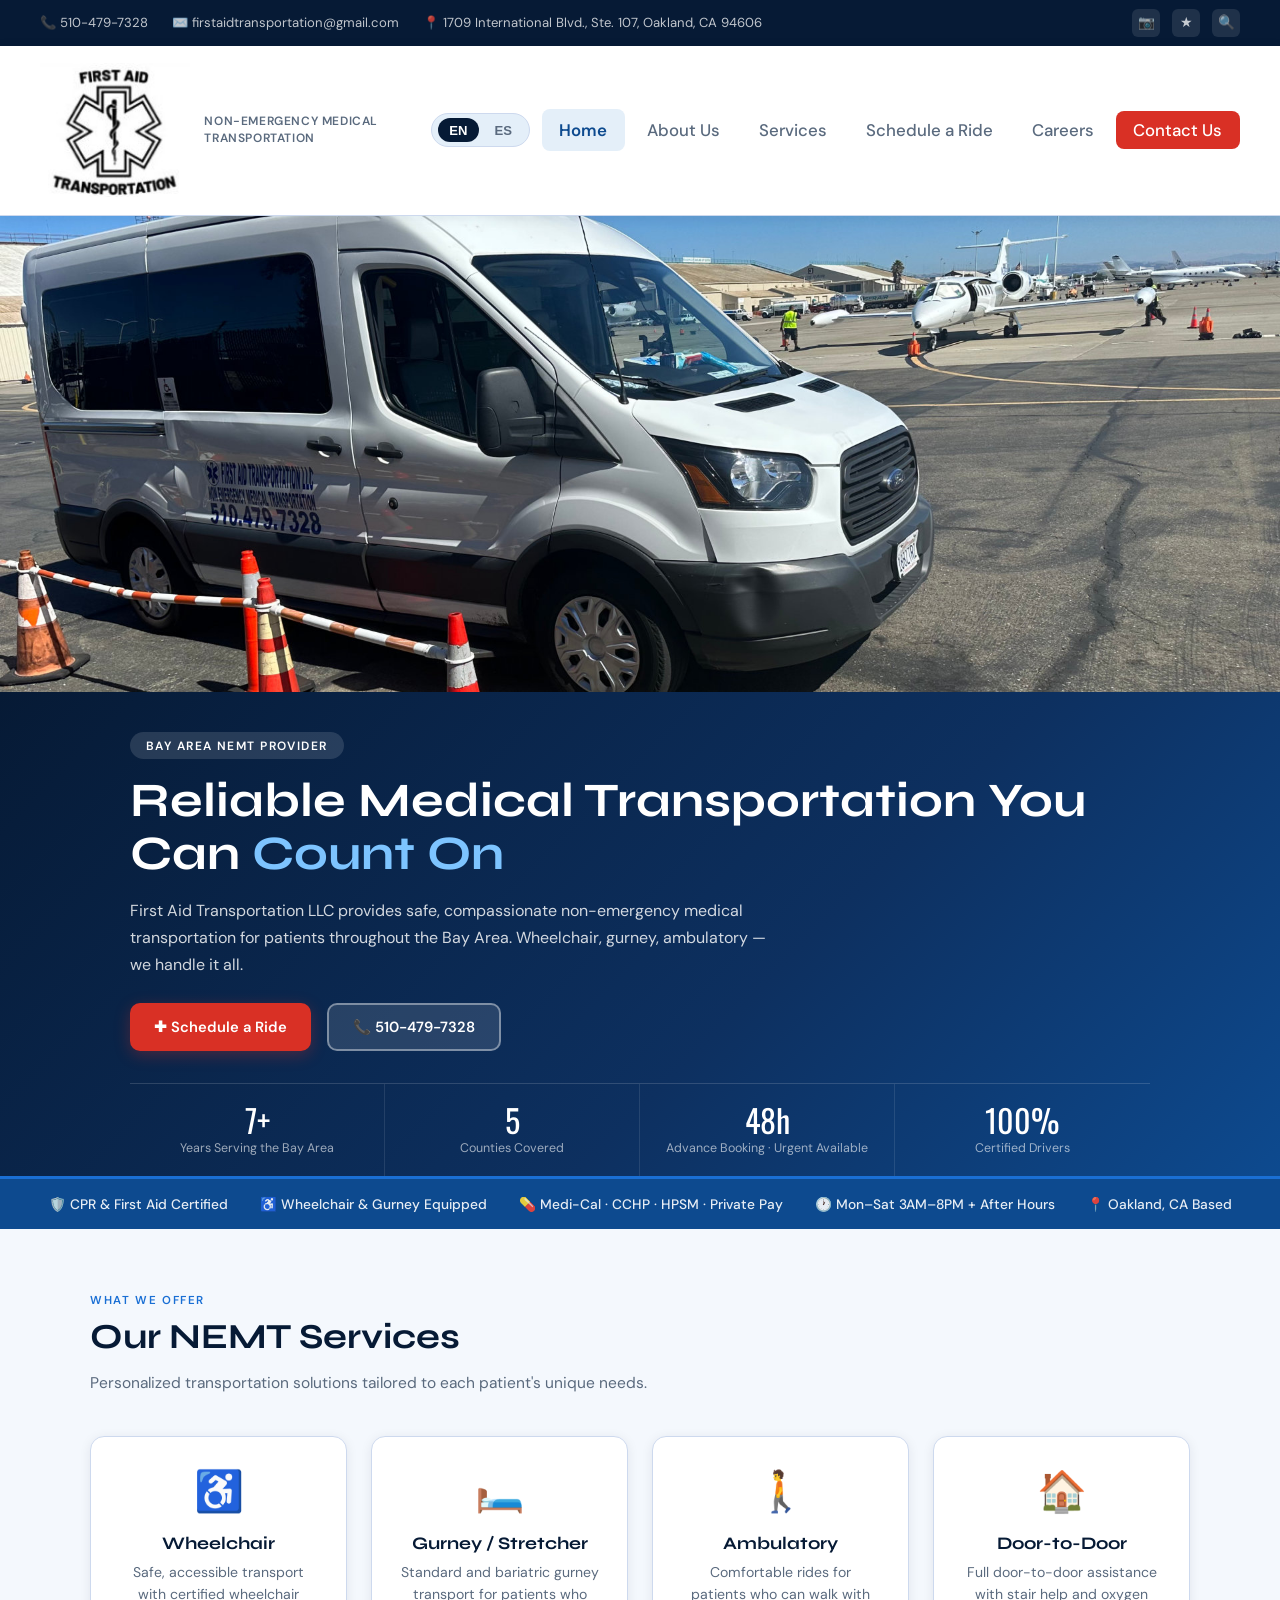
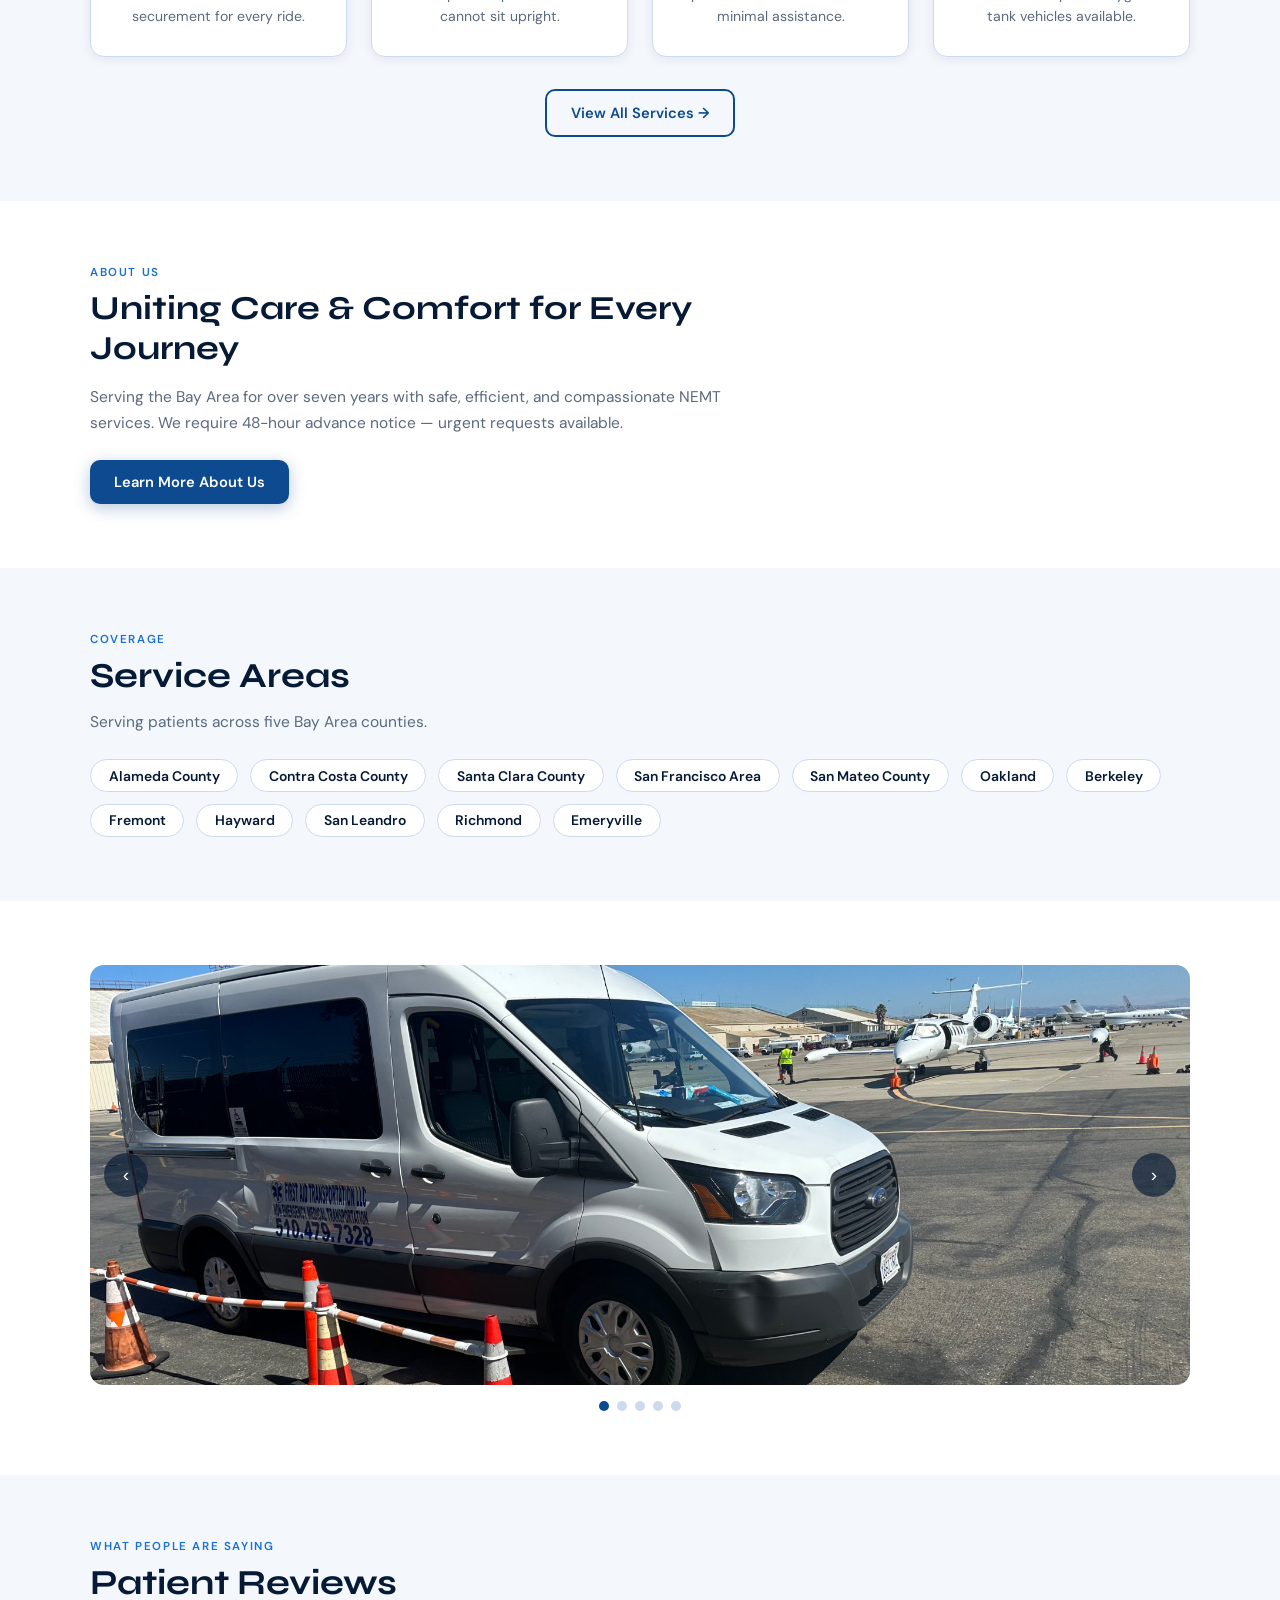
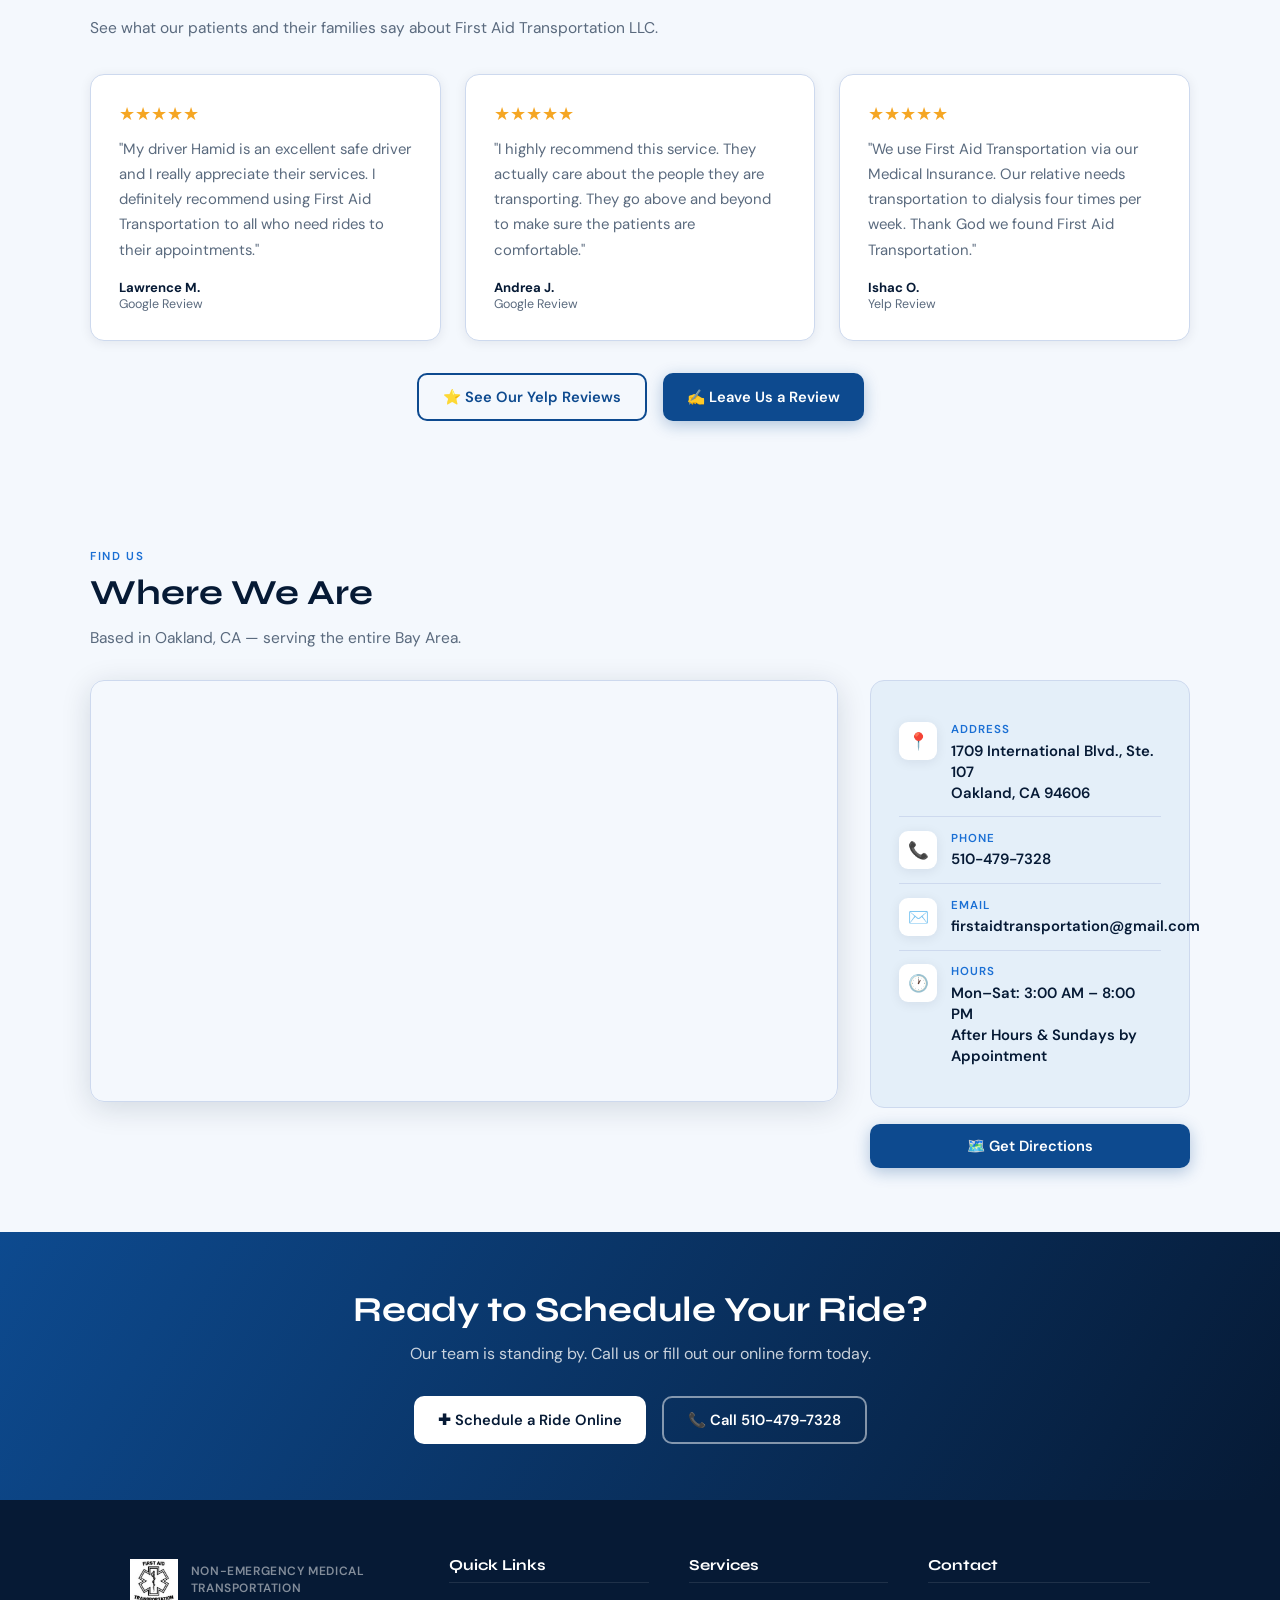
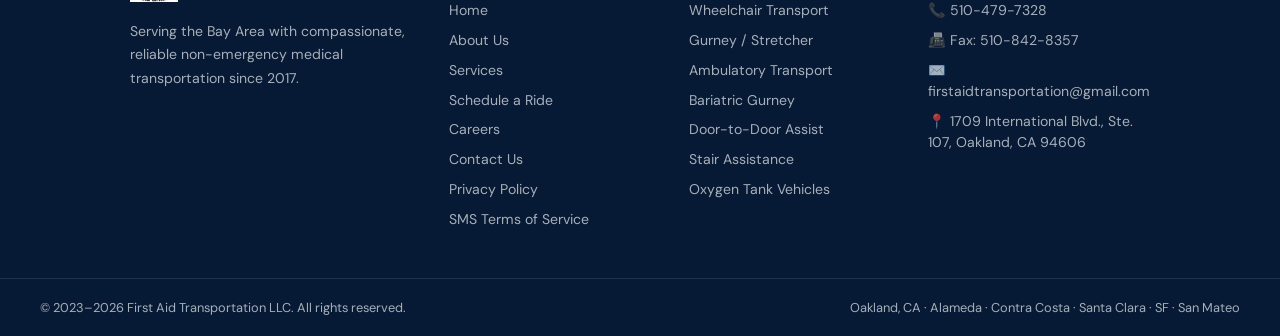
<file: index.html>
<!DOCTYPE html>
<html lang="en">
<head>
  <meta charset="UTF-8"/>
  <meta name="viewport" content="width=device-width, initial-scale=1.0"/>
  <title>First Aid Transportation LLC | Bay Area NEMT Provider</title>
  <link rel="stylesheet" href="style.css"/>
  <style>
    nav { height: 170px !important; }
    .nav-logo img { width: 150px !important; height: 150px !important; }
    .lang-toggle{display:flex;align-items:center;gap:.3rem;background:var(--ice);border:1.5px solid var(--border);border-radius:30px;padding:.25rem .35rem;}
    .lang-btn{padding:.28rem .7rem;border-radius:20px;font-size:.82rem;font-weight:700;cursor:pointer;border:none;background:transparent;color:var(--gray);transition:all var(--transition);}
    .lang-btn.active{background:var(--navy);color:#fff;}

    .home-hero { width:100%; line-height:0; }
    .home-hero img { width:100%; max-height:520px; object-fit:cover; display:block; }

    .stats-bar { background:linear-gradient(135deg,#061a35 0%,#0d3060 60%,#0d4a8f 100%); border-bottom:3px solid var(--sky); }
    .stats-inner { max-width:1100px; margin:0 auto; padding:2.5rem 2.5rem 0; }
    .hero-tag { display:inline-block; background:rgba(255,255,255,.13); color:#fff; font-size:.75rem; font-weight:600; letter-spacing:.12em; text-transform:uppercase; padding:.35rem 1rem; border-radius:20px; margin-bottom:1rem; }
    .hero-headline { font-family:var(--font-head); font-size:clamp(2rem,4vw,3rem); color:#fff; line-height:1.1; margin-bottom:1rem; }
    .hero-headline em { font-style:normal; color:#7dc4ff; }
    .hero-p { color:rgba(255,255,255,.82); font-size:1rem; line-height:1.7; margin-bottom:1.5rem; max-width:640px; }
    .hero-btns { display:flex; gap:1rem; flex-wrap:wrap; margin-bottom:2rem; }
    .stats-row { display:grid; grid-template-columns:repeat(4,1fr); border-top:1px solid rgba(255,255,255,.15); margin-top:.5rem; }
    @media(max-width:700px){.stats-row{grid-template-columns:repeat(2,1fr);}}
    .stat-item { padding:1.25rem 1rem; text-align:center; border-right:1px solid rgba(255,255,255,.1); }
    .stat-item:last-child{border-right:none;}
    .stat-num { font-family:var(--font-logo); font-size:2rem; color:#fff; line-height:1; }
    .stat-lbl { font-size:.78rem; color:rgba(255,255,255,.6); margin-top:.3rem; }

    .trust-strip { background:#0d4a8f; padding:1rem 2.5rem; display:flex; justify-content:center; align-items:center; gap:2rem; flex-wrap:wrap; }
    .trust-item { display:flex; align-items:center; gap:.55rem; color:rgba(255,255,255,.9); font-size:.86rem; font-weight:500; }

    .svc-card { text-align:center; padding:1.75rem; }
    .svc-icon { font-size:2.5rem; margin-bottom:1rem; }
    .svc-card h3 { font-family:var(--font-head); font-size:1.1rem; margin-bottom:.5rem; }
    .svc-card p { font-size:.88rem; color:var(--gray); line-height:1.55; }

    .area-chip { background:var(--white); border:1.5px solid var(--border); border-radius:30px; padding:.4rem 1.1rem; font-size:.87rem; font-weight:600; color:var(--navy); transition:all var(--transition); display:inline-block; }
    .area-chip:hover { background:var(--ice); border-color:var(--sky); color:var(--blue); }

    .cta-banner { background:linear-gradient(120deg,#0d4a8f 0%,#061a35 100%); padding:3.5rem 2.5rem; text-align:center; color:#fff; }
    .cta-banner h2 { font-family:var(--font-head); font-size:clamp(1.6rem,3vw,2.2rem); margin-bottom:.75rem; }
    .cta-banner p { color:rgba(255,255,255,.78); margin-bottom:2rem; }
    .cta-btns { display:flex; justify-content:center; gap:1rem; flex-wrap:wrap; }
    .btn-white{background:#fff!important;color:#061a35!important;}
    .btn-white:hover{background:var(--ice)!important;}
    .btn-out-w{background:transparent!important;color:#fff!important;border:2px solid rgba(255,255,255,.5)!important;}
    .btn-out-w:hover{background:rgba(255,255,255,.1)!important;border-color:#fff!important;}
  </style>
</head>
<body>
<div id="topbar"></div>
<nav>
  <a href="index.html" class="nav-logo">
    <img src="logo.png" alt="First Aid Transportation Logo" style="width:150px;height:150px;object-fit:contain;"/>
    <div class="logo-text"><small data-en="Non-Emergency Medical Transportation" data-es="Transporte Médico No de Emergencia">Non-Emergency Medical Transportation</small></div>
  </a>
  <div style="display:flex;align-items:center;margin-left:auto;margin-right:.75rem;">
    <div class="lang-toggle">
      <button class="lang-btn active" id="btnEN" onclick="setLang('en')">EN</button>
      <button class="lang-btn" id="btnES" onclick="setLang('es')">ES</button>
    </div>
  </div>
  <div class="hamburger" id="hbg"><span></span><span></span><span></span></div>
  <ul class="nav-links" id="navLinks">
    <li><a href="index.html" class="active" data-en="Home" data-es="Inicio">Home</a></li>
    <li><a href="about.html" data-en="About Us" data-es="Sobre Nosotros">About Us</a></li>
    <li><a href="services.html" data-en="Services" data-es="Servicios">Services</a></li>
    <li><a href="schedule.html" data-en="Schedule a Ride" data-es="Reservar un Viaje">Schedule a Ride</a></li>
    <li><a href="careers.html" data-en="Careers" data-es="Empleos">Careers</a></li>
    <li><a href="contact.html" class="nav-cta" data-en="Contact Us" data-es="Contáctenos">Contact Us</a></li>
  </ul>
</nav>

<section class="home-hero">
  <img src="banner1.jpg" alt="First Aid Transportation van"/>
</section>

<div class="stats-bar">
  <div class="stats-inner fade-up">
    <span class="hero-tag" data-en="Bay Area NEMT Provider" data-es="Proveedor NEMT del Área de la Bahía">Bay Area NEMT Provider</span>
    <h1 class="hero-headline"><span data-en="Reliable Medical Transportation You Can" data-es="Transporte Médico Confiable en el que Puede">Reliable Medical Transportation You Can</span> <em data-en="Count On" data-es="Confiar">Count On</em></h1>
    <p class="hero-p" data-en="First Aid Transportation LLC provides safe, compassionate non-emergency medical transportation for patients throughout the Bay Area. Wheelchair, gurney, ambulatory — we handle it all." data-es="First Aid Transportation LLC ofrece transporte médico no de emergencia seguro y compasivo para pacientes en toda el Área de la Bahía. Silla de ruedas, camilla, ambulatorio — lo manejamos todo.">First Aid Transportation LLC provides safe, compassionate non-emergency medical transportation for patients throughout the Bay Area. Wheelchair, gurney, ambulatory — we handle it all.</p>
    <div class="hero-btns">
      <a href="schedule.html" class="btn btn-danger" data-en="✚ Schedule a Ride" data-es="✚ Reservar un Viaje">✚ Schedule a Ride</a>
      <a href="tel:5104797328" class="btn" style="background:rgba(255,255,255,.12);color:#fff;border:2px solid rgba(255,255,255,.4);">📞 510-479-7328</a>
    </div>
    <div class="stats-row">
      <div class="stat-item"><div class="stat-num">7+</div><div class="stat-lbl" data-en="Years Serving the Bay Area" data-es="Años Sirviendo el Área de la Bahía">Years Serving the Bay Area</div></div>
      <div class="stat-item"><div class="stat-num">5</div><div class="stat-lbl" data-en="Counties Covered" data-es="Condados Cubiertos">Counties Covered</div></div>
      <div class="stat-item"><div class="stat-num">48h</div><div class="stat-lbl" data-en="Advance Booking · Urgent Available" data-es="Reserva Anticipada · Urgente Disponible">Advance Booking · Urgent Available</div></div>
      <div class="stat-item"><div class="stat-num">100%</div><div class="stat-lbl" data-en="Certified Drivers" data-es="Conductores Certificados">Certified Drivers</div></div>
    </div>
  </div>
</div>

<div class="trust-strip">
  <div class="trust-item" data-en="🛡️ CPR & First Aid Certified" data-es="🛡️ Certificados en RCP y Primeros Auxilios">🛡️ CPR & First Aid Certified</div>
  <div class="trust-item" data-en="♿ Wheelchair & Gurney Equipped" data-es="♿ Equipados con Silla de Ruedas y Camilla">♿ Wheelchair & Gurney Equipped</div>
  <div class="trust-item">💊 Medi-Cal · CCHP · HPSM · Private Pay</div>
  <div class="trust-item" data-en="🕐 Mon–Sat 3AM–8PM + After Hours" data-es="🕐 Lun–Sáb 3AM–8PM + Fuera de Horario">🕐 Mon–Sat 3AM–8PM + After Hours</div>
  <div class="trust-item" data-en="📍 Oakland, CA Based" data-es="📍 Con sede en Oakland, CA">📍 Oakland, CA Based</div>
</div>

<section class="section section-alt">
  <div class="container">
    <p class="section-tag" data-en="What We Offer" data-es="Lo Que Ofrecemos">What We Offer</p>
    <h2 class="section-title" data-en="Our NEMT Services" data-es="Nuestros Servicios NEMT">Our NEMT Services</h2>
    <p class="section-sub" style="margin-bottom:2.5rem;" data-en="Personalized transportation solutions tailored to each patient's unique needs." data-es="Soluciones de transporte personalizadas adaptadas a las necesidades únicas de cada paciente.">Personalized transportation solutions tailored to each patient's unique needs.</p>
    <div class="grid-4">
      <div class="card svc-card fade-up"><div class="svc-icon">♿</div><h3 data-en="Wheelchair" data-es="Silla de Ruedas">Wheelchair</h3><p data-en="Safe, accessible transport with certified wheelchair securement for every ride." data-es="Transporte seguro y accesible con sujeción certificada de silla de ruedas en cada viaje.">Safe, accessible transport with certified wheelchair securement for every ride.</p></div>
      <div class="card svc-card fade-up delay-1"><div class="svc-icon">🛏️</div><h3 data-en="Gurney / Stretcher" data-es="Camilla">Gurney / Stretcher</h3><p data-en="Standard and bariatric gurney transport for patients who cannot sit upright." data-es="Transporte en camilla estándar y bariátrica para pacientes que no pueden sentarse.">Standard and bariatric gurney transport for patients who cannot sit upright.</p></div>
      <div class="card svc-card fade-up delay-2"><div class="svc-icon">🚶</div><h3 data-en="Ambulatory" data-es="Ambulatorio">Ambulatory</h3><p data-en="Comfortable rides for patients who can walk with minimal assistance." data-es="Viajes cómodos para pacientes que pueden caminar con mínima asistencia.">Comfortable rides for patients who can walk with minimal assistance.</p></div>
      <div class="card svc-card fade-up delay-3"><div class="svc-icon">🏠</div><h3 data-en="Door-to-Door" data-es="Puerta a Puerta">Door-to-Door</h3><p data-en="Full door-to-door assistance with stair help and oxygen tank vehicles available." data-es="Asistencia completa de puerta a puerta con ayuda en escaleras y vehículos con tanques de oxígeno.">Full door-to-door assistance with stair help and oxygen tank vehicles available.</p></div>
    </div>
    <div style="text-align:center;margin-top:2rem;"><a href="services.html" class="btn btn-outline" data-en="View All Services →" data-es="Ver Todos los Servicios →">View All Services →</a></div>
  </div>
</section>

<section class="section">
  <div class="container">
    <div class="fade-up" style="max-width:680px;">
      <p class="section-tag" data-en="About Us" data-es="Sobre Nosotros">About Us</p>
      <h2 style="font-family:var(--font-head);font-size:clamp(1.5rem,3vw,2.1rem);margin-bottom:1rem;" data-en="Uniting Care &amp; Comfort for Every Journey" data-es="Uniendo Cuidado y Comodidad en Cada Viaje">Uniting Care &amp; Comfort for Every Journey</h2>
      <p style="color:var(--gray);line-height:1.7;margin-bottom:1rem;font-size:.97rem;" data-en="Serving the Bay Area for over seven years with safe, efficient, and compassionate NEMT services. We require 48-hour advance notice — urgent requests available." data-es="Sirviendo al Área de la Bahía por más de siete años con servicios NEMT seguros, eficientes y compasivos. Requerimos aviso de 48 horas — solicitudes urgentes disponibles.">Serving the Bay Area for over seven years with safe, efficient, and compassionate NEMT services. We require 48-hour advance notice — urgent requests available.</p>
      <div style="margin-top:1.5rem;"><a href="about.html" class="btn btn-primary" data-en="Learn More About Us" data-es="Conócenos Más">Learn More About Us</a></div>
    </div>
  </div>
</section>

<section class="section section-alt">
  <div class="container">
    <p class="section-tag" data-en="Coverage" data-es="Cobertura">Coverage</p>
    <h2 class="section-title" data-en="Service Areas" data-es="Áreas de Servicio">Service Areas</h2>
    <p class="section-sub" data-en="Serving patients across five Bay Area counties." data-es="Atendiendo pacientes en cinco condados del Área de la Bahía.">Serving patients across five Bay Area counties.</p>
    <div style="display:flex;flex-wrap:wrap;gap:.75rem;margin-top:1.5rem;">
      <span class="area-chip" data-en="Alameda County" data-es="Condado de Alameda">Alameda County</span><span class="area-chip" data-en="Contra Costa County" data-es="Condado de Contra Costa">Contra Costa County</span>
      <span class="area-chip" data-en="Santa Clara County" data-es="Condado de Santa Clara">Santa Clara County</span><span class="area-chip" data-en="San Francisco Area" data-es="Área de San Francisco">San Francisco Area</span>
      <span class="area-chip" data-en="San Mateo County" data-es="Condado de San Mateo">San Mateo County</span><span class="area-chip">Oakland</span>
      <span class="area-chip">Berkeley</span><span class="area-chip">Fremont</span>
      <span class="area-chip">Hayward</span><span class="area-chip">San Leandro</span>
      <span class="area-chip">Richmond</span><span class="area-chip">Emeryville</span>
    </div>
  </div>
</section>

<section class="section">
  <div class="container">
    <div class="carousel-wrap">
      <div class="carousel-track" id="carouselTrack">
        <img src="banner1.jpg" alt="First Aid Transportation van at airport"/>
        <img src="van1.jpg" alt="First Aid Transportation van"/>
        <img src="van2.jpg" alt="First Aid Transportation van at facility"/>
        <img src="van3.jpg" alt="Wheelchair lift equipped van"/>
        <img src="van4.jpg" alt="First Aid Transportation van rear"/>
        <img src="banner1.jpg" alt="First Aid Transportation van at airport"/>
      </div>
      <button class="carousel-btn prev" id="prevBtn">&#8249;</button>
      <button class="carousel-btn next" id="nextBtn">&#8250;</button>
    </div>
    <div class="carousel-dots" id="carouselDots"></div>
  </div>
</section>

<section class="section section-alt">
  <div class="container">
    <p class="section-tag" data-en="What People Are Saying" data-es="Lo Que Dicen Nuestros Pacientes">What People Are Saying</p>
    <h2 class="section-title" data-en="Patient Reviews" data-es="Opiniones de Pacientes">Patient Reviews</h2>
    <p class="section-sub" style="margin-bottom:2rem;" data-en="See what our patients and their families say about First Aid Transportation LLC." data-es="Vea lo que nuestros pacientes y sus familias dicen sobre First Aid Transportation LLC.">See what our patients and their families say about First Aid Transportation LLC.</p>
    <div class="grid-3">
      <div class="card" style="padding:1.75rem;">
        <div style="display:flex;gap:.25rem;margin-bottom:.75rem;"><span style="color:#f5a623;font-size:1.1rem;">★★★★★</span></div>
        <p style="font-size:.93rem;color:var(--gray);line-height:1.7;margin-bottom:1rem;" data-en='"My driver Hamid is an excellent safe driver and I really appreciate their services. I definitely recommend using First Aid Transportation to all who need rides to their appointments."' data-es='"Mi conductor Hamid es un excelente conductor seguro. Definitivamente recomiendo First Aid Transportation a todos los que necesiten transporte a sus citas."'>"My driver Hamid is an excellent safe driver and I really appreciate their services. I definitely recommend using First Aid Transportation to all who need rides to their appointments."</p>
        <div style="font-size:.82rem;font-weight:700;color:var(--navy);">Lawrence M.</div>
        <div style="font-size:.78rem;color:var(--gray);" data-en="Google Review" data-es="Reseña de Google">Google Review</div>
      </div>
      <div class="card" style="padding:1.75rem;">
        <div style="display:flex;gap:.25rem;margin-bottom:.75rem;"><span style="color:#f5a623;font-size:1.1rem;">★★★★★</span></div>
        <p style="font-size:.93rem;color:var(--gray);line-height:1.7;margin-bottom:1rem;" data-en='"I highly recommend this service. They actually care about the people they are transporting. They go above and beyond to make sure the patients are comfortable."' data-es='"Recomiendo ampliamente este servicio. Realmente se preocupan por las personas que transportan. Hacen todo lo posible para que los pacientes estén cómodos."'>"I highly recommend this service. They actually care about the people they are transporting. They go above and beyond to make sure the patients are comfortable."</p>
        <div style="font-size:.82rem;font-weight:700;color:var(--navy);">Andrea J.</div>
        <div style="font-size:.78rem;color:var(--gray);" data-en="Google Review" data-es="Reseña de Google">Google Review</div>
      </div>
      <div class="card" style="padding:1.75rem;">
        <div style="display:flex;gap:.25rem;margin-bottom:.75rem;"><span style="color:#f5a623;font-size:1.1rem;">★★★★★</span></div>
        <p style="font-size:.93rem;color:var(--gray);line-height:1.7;margin-bottom:1rem;" data-en='"We use First Aid Transportation via our Medical Insurance. Our relative needs transportation to dialysis four times per week. Thank God we found First Aid Transportation."' data-es='"Usamos First Aid Transportation a través de nuestro seguro médico. Nuestro familiar necesita transporte a diálisis cuatro veces por semana. Gracias a Dios encontramos First Aid Transportation."'>"We use First Aid Transportation via our Medical Insurance. Our relative needs transportation to dialysis four times per week. Thank God we found First Aid Transportation."</p>
        <div style="font-size:.82rem;font-weight:700;color:var(--navy);">Ishac O.</div>
        <div style="font-size:.78rem;color:var(--gray);" data-en="Yelp Review" data-es="Reseña de Yelp">Yelp Review</div>
      </div>
    </div>
    <div style="text-align:center;margin-top:2rem;display:flex;justify-content:center;gap:1rem;flex-wrap:wrap;">
      <a href="https://www.yelp.com/biz/first-aid-transportation-llc-oakland" target="_blank" class="btn btn-outline" data-en="⭐ See Our Yelp Reviews" data-es="⭐ Ver Nuestras Reseñas en Yelp">⭐ See Our Yelp Reviews</a>
      <a href="https://www.yelp.com/writeareview/biz/first-aid-transportation-llc-oakland" target="_blank" class="btn btn-primary" data-en="✍️ Leave Us a Review" data-es="✍️ Déjanos una Reseña">✍️ Leave Us a Review</a>
    </div>
  </div>
</section>

<section class="section section-alt">
  <div class="container">
    <p class="section-tag" data-en="Find Us" data-es="Encuéntranos">Find Us</p>
    <h2 class="section-title" data-en="Where We Are" data-es="Dónde Estamos">Where We Are</h2>
    <p class="section-sub" style="margin-bottom:1.75rem;" data-en="Based in Oakland, CA — serving the entire Bay Area." data-es="Con sede en Oakland, CA — sirviendo a toda el Área de la Bahía.">Based in Oakland, CA — serving the entire Bay Area.</p>
    <div style="display:grid;grid-template-columns:1fr 320px;gap:2rem;align-items:start;">
      <div style="border-radius:14px;overflow:hidden;border:1.5px solid var(--border);box-shadow:var(--shadow-md);">
        <iframe
          loading="lazy"
          allowfullscreen
          referrerpolicy="no-referrer-when-downgrade"
          style="display:block;width:100%;height:420px;border:none;"
          src="https://maps.google.com/maps?q=1709+International+Blvd+Ste+107+Oakland+CA+94606&output=embed">
        </iframe>
      </div>
      <div style="display:flex;flex-direction:column;gap:1rem;">
        <div class="contact-box">
          <div class="contact-item">
            <div class="ci-icon">📍</div>
            <div><span class="ci-label" data-en="Address" data-es="Dirección">Address</span><span class="ci-value">1709 International Blvd., Ste. 107<br/>Oakland, CA 94606</span></div>
          </div>
          <div class="contact-item">
            <div class="ci-icon">📞</div>
            <div><span class="ci-label" data-en="Phone" data-es="Teléfono">Phone</span><span class="ci-value"><a href="tel:5104797328">510-479-7328</a></span></div>
          </div>
          <div class="contact-item">
            <div class="ci-icon">✉️</div>
            <div><span class="ci-label" data-en="Email" data-es="Correo">Email</span><span class="ci-value"><a href="mailto:firstaidtransportation@gmail.com">firstaidtransportation@gmail.com</a></span></div>
          </div>
          <div class="contact-item">
            <div class="ci-icon">🕐</div>
            <div><span class="ci-label" data-en="Hours" data-es="Horario">Hours</span><span class="ci-value" data-en="Mon–Sat: 3:00 AM – 8:00 PM<br/>After Hours & Sundays by Appointment" data-es="Lun–Sáb: 3:00 AM – 8:00 PM<br/>Fuera de horario y domingos con cita previa">Mon–Sat: 3:00 AM – 8:00 PM<br/>After Hours & Sundays by Appointment</span></div>
          </div>
        </div>
        <a href="https://maps.google.com/maps?q=1709+International+Blvd+Ste+107+Oakland+CA+94606" target="_blank" class="btn btn-primary" style="justify-content:center;" data-en="🗺️ Get Directions" data-es="🗺️ Cómo Llegar">🗺️ Get Directions</a>
      </div>
    </div>
  </div>
</section>

<section class="cta-banner">
  <h2 data-en="Ready to Schedule Your Ride?" data-es="¿Listo para Reservar su Viaje?">Ready to Schedule Your Ride?</h2>
  <p data-en="Our team is standing by. Call us or fill out our online form today." data-es="Nuestro equipo está disponible. Llámenos o complete nuestro formulario en línea hoy.">Our team is standing by. Call us or fill out our online form today.</p>
  <div class="cta-btns">
    <a href="schedule.html" class="btn btn-white" data-en="✚ Schedule a Ride Online" data-es="✚ Reservar un Viaje en Línea">✚ Schedule a Ride Online</a>
    <a href="tel:5104797328" class="btn btn-out-w">📞 Call 510-479-7328</a>
  </div>
</section>

<div id="footer"></div>
<script src="shared.js"></script>
<script>
  const hamburger=document.getElementById('hbg');
  const navLinks=document.getElementById('navLinks');
  if(hamburger && navLinks){
    hamburger.onclick=function(e){
      e.stopPropagation();
      hamburger.classList.toggle('open');
      navLinks.classList.toggle('open');
    };
    navLinks.querySelectorAll('a').forEach(link=>{
      link.onclick=function(){
        hamburger.classList.remove('open');
        navLinks.classList.remove('open');
      };
    });
    document.onclick=function(e){
      if(hamburger.classList.contains('open') && e.target!==hamburger && !hamburger.contains(e.target) && !navLinks.contains(e.target)){
        hamburger.classList.remove('open');
        navLinks.classList.remove('open');
      }
    };
  }

  function setLang(lang){
    localStorage.setItem('lang',lang);
    document.documentElement.lang=lang;
    document.querySelectorAll('[data-en]').forEach(el=>{
      const val=el.getAttribute('data-'+lang);
      if(val!==null) el.innerHTML=val;
    });
    document.querySelectorAll('[data-ph-en]').forEach(el=>{
      const val=el.getAttribute('data-ph-'+lang);
      if(val!==null) el.placeholder=val;
    });
    const btnEN=document.getElementById('btnEN');
    const btnES=document.getElementById('btnES');
    if(btnEN) btnEN.classList.toggle('active',lang==='en');
    if(btnES) btnES.classList.toggle('active',lang==='es');
    document.title=lang==='es'?'First Aid Transportation LLC | Proveedor NEMT del Área de la Bahía':'First Aid Transportation LLC | Bay Area NEMT Provider';
  }
  window.addEventListener('load',function(){
    const savedLang=localStorage.getItem('lang')||'en';
    if(savedLang==='es') setLang('es');
  });

  // Carousel
  const REAL=5,track=document.getElementById('carouselTrack'),dotsContainer=document.getElementById('carouselDots');
  let current=0,isTransitioning=false;
  for(let i=0;i<REAL;i++){const d=document.createElement('span');if(i===0)d.classList.add('active');d.addEventListener('click',()=>goTo(i));dotsContainer.appendChild(d);}
  function updateDots(n){document.querySelectorAll('.carousel-dots span').forEach((d,i)=>d.classList.toggle('active',i===n));}
  function goTo(n,animate=true){if(isTransitioning)return;isTransitioning=true;current=n;track.style.transition=animate?'transform .5s ease':'none';track.style.transform=`translateX(-${current*100}%)`;updateDots(current%REAL);setTimeout(()=>{isTransitioning=false;},520);}
  track.addEventListener('transitionend',()=>{if(current>=REAL){track.style.transition='none';current=0;track.style.transform='translateX(0%)';updateDots(0);}});
  document.getElementById('nextBtn').addEventListener('click',()=>goTo(current+1));
  document.getElementById('prevBtn').addEventListener('click',()=>{goTo(current<=0?REAL-1:current-1);});
  setInterval(()=>goTo(current+1),4000);
</script>
</body>
</html>
</file>
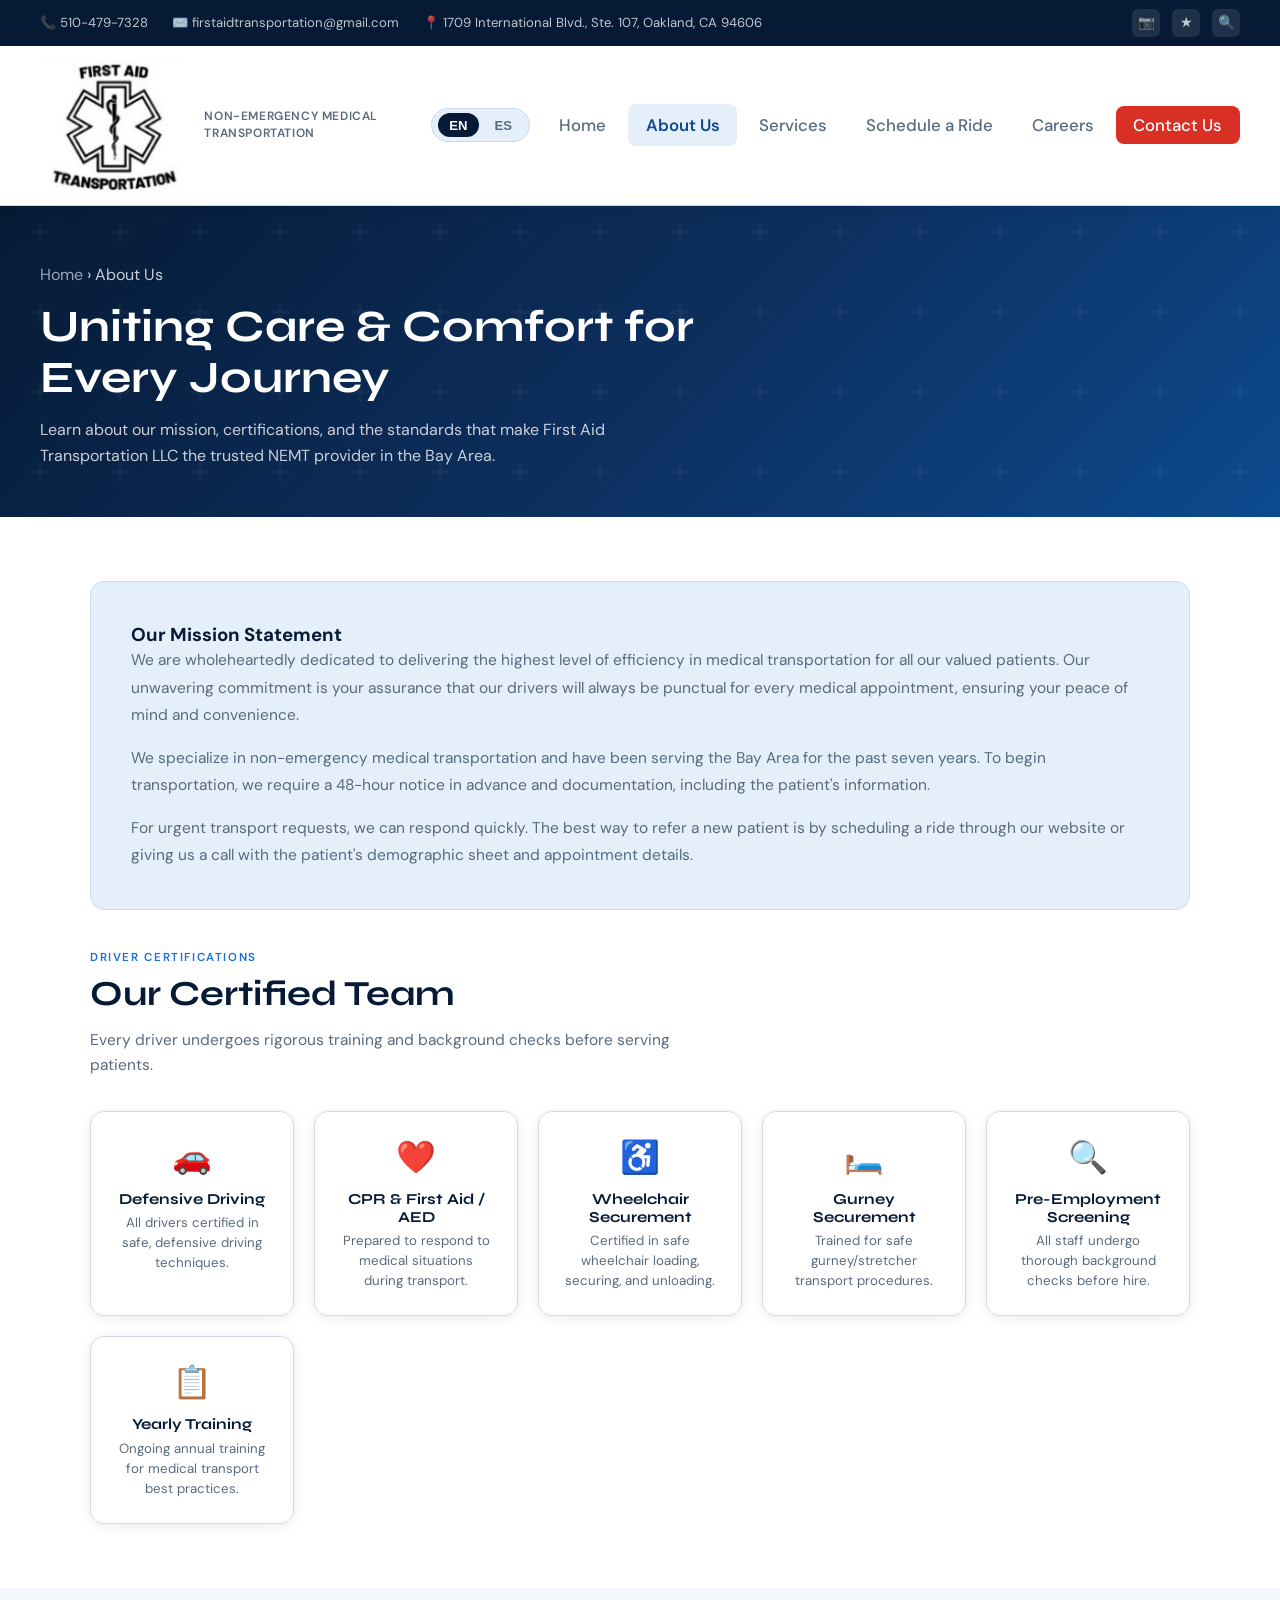
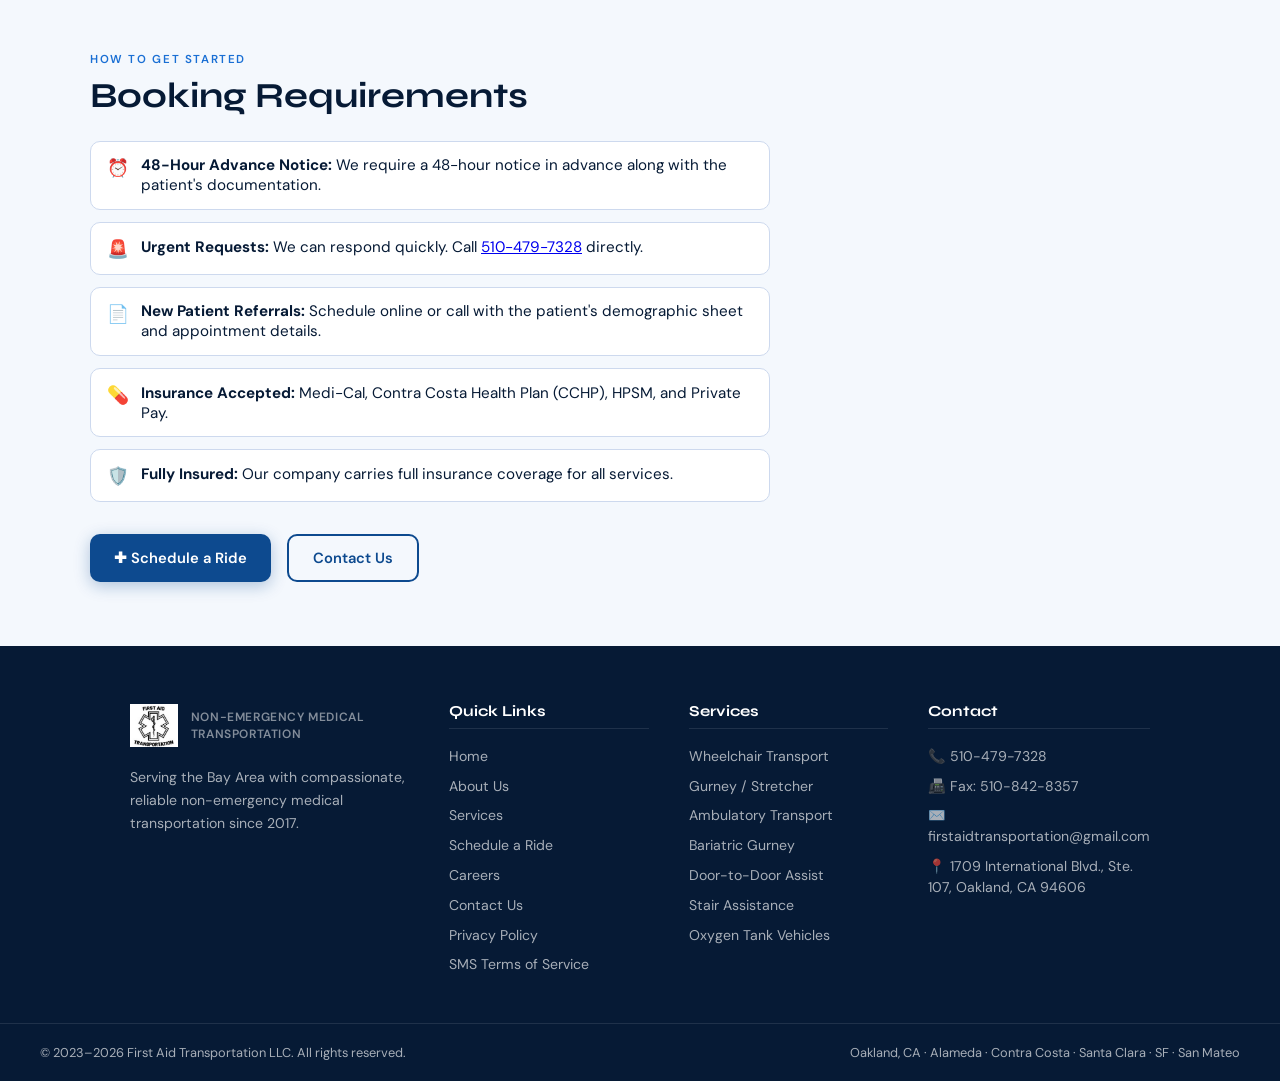
<file: about.html>
<!DOCTYPE html>
<html lang="en">
<head>
  <meta charset="UTF-8"/>
  <meta name="viewport" content="width=device-width, initial-scale=1.0"/>
  <title>About Us | First Aid Transportation LLC</title>
  <link rel="stylesheet" href="style.css"/>
  <style>
    .mission-box { background: var(--ice); border-radius: var(--radius); border: 1px solid var(--border); padding: 2.5rem; margin-bottom: 2.5rem; }
    .mission-box h2 { font-family: var(--font-head); font-size: 1.4rem; margin-bottom: 1rem; }
    .mission-box p { color: var(--gray); line-height: 1.75; font-size: .97rem; }
    .cert-grid { display: grid; grid-template-columns: repeat(auto-fit,minmax(200px,1fr)); gap: 1.25rem; margin-top: 2rem; }
    .cert-card { background: var(--white); border: 1px solid var(--border); border-radius: var(--radius); padding: 1.5rem; text-align: center; box-shadow: var(--shadow-sm); }
    .cert-icon { font-size: 2rem; margin-bottom: .75rem; }
    .cert-card h4 { font-family: var(--font-head); font-size: .95rem; margin-bottom: .35rem; }
    .cert-card p { font-size: .83rem; color: var(--gray); line-height: 1.5; }
    .req-list { list-style: none; margin-top: 1rem; }
    .req-list li { padding: .85rem 1rem; background: var(--white); border-radius: 10px; border: 1px solid var(--border); margin-bottom: .75rem; font-size: .95rem; display: flex; gap: .75rem; align-items: flex-start; }
    .req-list li span { font-size: 1.1rem; flex-shrink: 0; margin-top: .1rem; }

    .lang-toggle{display:flex;align-items:center;gap:.3rem;background:var(--ice);border:1.5px solid var(--border);border-radius:30px;padding:.25rem .35rem;}
    .lang-btn{padding:.28rem .7rem;border-radius:20px;font-size:.82rem;font-weight:700;cursor:pointer;border:none;background:transparent;color:var(--gray);transition:all var(--transition);}
    .lang-btn.active{background:var(--navy);color:#fff;}
  </style>
</head>
<body>
<div id="topbar"></div>
<nav>
  <a href="index.html" class="nav-logo">
    <img src="logo.png" alt="First Aid Transportation Logo"/>
    <div class="logo-text"><small>Non-Emergency Medical Transportation</small></div>
  </a>
  <div style="display:flex;align-items:center;margin-left:auto;margin-right:.75rem;"><div class="lang-toggle"><button class="lang-btn active" id="btnEN" onclick="setLang('en')">EN</button><button class="lang-btn" id="btnES" onclick="setLang('es')">ES</button></div></div>
  <div class="hamburger" id="hbg"><span></span><span></span><span></span></div>
  <ul class="nav-links" id="navLinks">
    <li><a href="index.html">Home</a></li>
    <li><a href="about.html" class="active">About Us</a></li>
    <li><a href="services.html">Services</a></li>
    <li><a href="schedule.html">Schedule a Ride</a></li>
    <li><a href="careers.html">Careers</a></li>
    <li><a href="contact.html" class="nav-cta">Contact Us</a></li>
  </ul>
</nav>
<div class="page-hero fade-up">
  <div class="page-hero-inner">
    <p class="breadcrumb"><a href="index.html">Home</a> › About Us</p>
    <h1 data-en="Uniting Care &amp; Comfort for Every Journey" data-es="Uniendo Cuidado y Comodidad en Cada Viaje">Uniting Care &amp; Comfort for Every Journey</h1>
    <p data-en="Learn about our mission, certifications, and the standards that make First Aid Transportation LLC the trusted NEMT provider in the Bay Area." data-es="Conozca nuestra misión, certificaciones y los estándares que hacen que First Aid Transportation LLC sea el proveedor NEMT de confianza en el Área de la Bahía.">Learn about our mission, certifications, and the standards that make First Aid Transportation LLC the trusted NEMT provider in the Bay Area.</p>
  </div>
</div>
<section class="section">
  <div class="container">
    <div class="mission-box fade-up">
      <h3 data-en="Our Mission Statement" data-es="Nuestra Declaración de Misión">Our Mission Statement</h3>
    <p data-en="We are wholeheartedly dedicated to delivering the highest level of efficiency in medical transportation for all our valued patients. Our unwavering commitment is your assurance that our drivers will always be punctual for every medical appointment, ensuring your peace of mind and convenience." data-es="Estamos completamente dedicados a ofrecer el más alto nivel de eficiencia en transporte médico para todos nuestros pacientes valiosos. Nuestro compromiso inquebrantable es su garantía de que nuestros conductores siempre serán puntuales en cada cita médica, asegurando su tranquilidad y comodidad.">We are wholeheartedly dedicated to delivering the highest level of efficiency in medical transportation for all our valued patients. Our unwavering commitment is your assurance that our drivers will always be punctual for every medical appointment, ensuring your peace of mind and convenience.</p>
      <p style="margin-top:1rem;" data-en="We specialize in non-emergency medical transportation and have been serving the Bay Area for the past seven years. To begin transportation, we require a 48-hour notice in advance and documentation, including the patient's information." data-es="Nos especializamos en transporte médico no de emergencia y hemos estado sirviendo al Área de la Bahía durante los últimos siete años. Para comenzar el transporte, requerimos un aviso de 48 horas con anticipación y documentación, incluyendo la información del paciente.">We specialize in non-emergency medical transportation and have been serving the Bay Area for the past seven years. To begin transportation, we require a 48-hour notice in advance and documentation, including the patient's information.</p>
      <p style="margin-top:1rem;" data-en="For urgent transport requests, we can respond quickly. The best way to refer a new patient is by scheduling a ride through our website or giving us a call with the patient's demographic sheet and appointment details." data-es="Para solicitudes de transporte urgente, podemos responder rápidamente. La mejor manera de referir a un nuevo paciente es programar un viaje a través de nuestro sitio web o llamarnos con la hoja demográfica del paciente y los detalles de la cita.">For urgent transport requests, we can respond quickly. The best way to refer a new patient is by scheduling a ride through our website or giving us a call with the patient's demographic sheet and appointment details.</p>
    </div>
    <p class="section-tag" data-en="Driver Certifications" data-es="Certificaciones de Conductores">Driver Certifications</p>
    <h2 class="section-title" data-en="Our Certified Team" data-es="Nuestro Equipo Certificado">Our Certified Team</h2>
    <p class="section-sub" data-en="Every driver undergoes rigorous training and background checks before serving patients." data-es="Cada conductor se somete a capacitación rigurosa y verificaciones de antecedentes antes de servir a los pacientes.">Every driver undergoes rigorous training and background checks before serving patients.</p>
    <div class="cert-grid">
      <div class="cert-card fade-up"><div class="cert-icon">🚗</div><h4 data-en="Defensive Driving" data-es="Manejo Defensivo">Defensive Driving</h4><p data-en="All drivers certified in safe, defensive driving techniques." data-es="Todos los conductores están certificados en técnicas de manejo seguro y defensivo.">All drivers certified in safe, defensive driving techniques.</p></div>
      <div class="cert-card fade-up delay-1"><div class="cert-icon">❤️</div><h4 data-en="CPR & First Aid / AED" data-es="RCP y Primeros Auxilios / DEA">CPR & First Aid / AED</h4><p data-en="Prepared to respond to medical situations during transport." data-es="Preparados para responder a situaciones médicas durante el transporte.">Prepared to respond to medical situations during transport.</p></div>
      <div class="cert-card fade-up delay-2"><div class="cert-icon">♿</div><h4 data-en="Wheelchair Securement" data-es="Sujeción de Silla de Ruedas">Wheelchair Securement</h4><p data-en="Certified in safe wheelchair loading, securing, and unloading." data-es="Certificados en la carga, sujeción y descarga segura de sillas de ruedas.">Certified in safe wheelchair loading, securing, and unloading.</p></div>
      <div class="cert-card fade-up delay-3"><div class="cert-icon">🛏️</div><h4 data-en="Gurney Securement" data-es="Sujeción de Camilla">Gurney Securement</h4><p data-en="Trained for safe gurney/stretcher transport procedures." data-es="Capacitados en procedimientos seguros de transporte en camilla.">Trained for safe gurney/stretcher transport procedures.</p></div>
      <div class="cert-card fade-up"><div class="cert-icon">🔍</div><h4 data-en="Pre-Employment Screening" data-es="Evaluación Previa al Empleo">Pre-Employment Screening</h4><p data-en="All staff undergo thorough background checks before hire." data-es="Todo el personal pasa por verificaciones exhaustivas de antecedentes antes de ser contratado.">All staff undergo thorough background checks before hire.</p></div>
      <div class="cert-card fade-up delay-1"><div class="cert-icon">📋</div><h4 data-en="Yearly Training" data-es="Capacitación Anual">Yearly Training</h4><p data-en="Ongoing annual training for medical transport best practices." data-es="Capacitación anual continua sobre las mejores prácticas de transporte médico.">Ongoing annual training for medical transport best practices.</p></div>
    </div>
  </div>
</section>
<section class="section section-alt">
  <div class="container">
    <div style="max-width:680px;">
      <p class="section-tag" data-en="How to Get Started" data-es="Cómo Comenzar">How to Get Started</p>
      <h2 class="section-title" data-en="Booking Requirements" data-es="Requisitos de Reserva">Booking Requirements</h2>
      <ul class="req-list" style="margin-top:1.5rem;">
        <li><span>⏰</span><div><strong data-en="48-Hour Advance Notice:" data-es="Aviso con 48 Horas de Anticipación:">48-Hour Advance Notice:</strong> We require a 48-hour notice in advance along with the patient's documentation.</div></li>
        <li><span>🚨</span><div><strong data-en="Urgent Requests:" data-es="Solicitudes Urgentes:">Urgent Requests:</strong> We can respond quickly. Call <a href="tel:5104797328">510-479-7328</a> directly.</div></li>
        <li><span>📄</span><div><strong data-en="New Patient Referrals:" data-es="Referencias de Nuevos Pacientes:">New Patient Referrals:</strong> Schedule online or call with the patient's demographic sheet and appointment details.</div></li>
        <li><span>💊</span><div><strong data-en="Insurance Accepted:" data-es="Seguros Aceptados:">Insurance Accepted:</strong> Medi-Cal, Contra Costa Health Plan (CCHP), HPSM, and Private Pay.</div></li>
        <li><span>🛡️</span><div><strong data-en="Fully Insured:" data-es="Totalmente Asegurados:">Fully Insured:</strong> Our company carries full insurance coverage for all services.</div></li>
      </ul>
      <div style="margin-top:2rem;display:flex;gap:1rem;flex-wrap:wrap;">
        <a href="schedule.html" class="btn btn-primary">✚ Schedule a Ride</a>
        <a href="contact.html" class="btn btn-outline">Contact Us</a>
      </div>
    </div>
  </div>
</section>
<div id="footer"></div>
<script src="shared.js"></script>
<script>document.addEventListener('DOMContentLoaded',function(){
    const hamburger=document.getElementById('hbg');
    const navLinks=document.getElementById('navLinks');
    if(hamburger && navLinks){
      hamburger.onclick=function(e){
        e.stopPropagation();
        hamburger.classList.toggle('open');
        navLinks.classList.toggle('open');
      };
      navLinks.querySelectorAll('a').forEach(link=>{
        link.onclick=function(){
          hamburger.classList.remove('open');
          navLinks.classList.remove('open');
        };
      });
      document.onclick=function(e){
        if(hamburger.classList.contains('open') && !hamburger.contains(e.target) && !navLinks.contains(e.target)){
          hamburger.classList.remove('open');
          navLinks.classList.remove('open');
        }
      };
    }
  });
  function setLang(lang){
    localStorage.setItem('lang',lang);
    document.documentElement.lang=lang;
    document.querySelectorAll('[data-en]').forEach(el=>{
      const val=el.getAttribute('data-'+lang);
      if(val!==null) el.innerHTML=val;
    });
    document.querySelectorAll('[data-ph-en]').forEach(el=>{
      const val=el.getAttribute('data-ph-'+lang);
      if(val!==null) el.placeholder=val;
    });
    document.querySelectorAll('a[data-en]').forEach(el=>{
      const val=el.getAttribute('data-'+lang);
      if(val!==null) el.textContent=val;
    });
    const btnEN=document.getElementById('btnEN');
    const btnES=document.getElementById('btnES');
    if(btnEN) btnEN.classList.toggle('active',lang==='en');
    if(btnES) btnES.classList.toggle('active',lang==='es');
  }
  document.addEventListener('DOMContentLoaded', function(){
    const savedLang=localStorage.getItem('lang')||'en';
    if(savedLang==='es') setLang('es');
  });
</script>
</body>
</html>
</file>
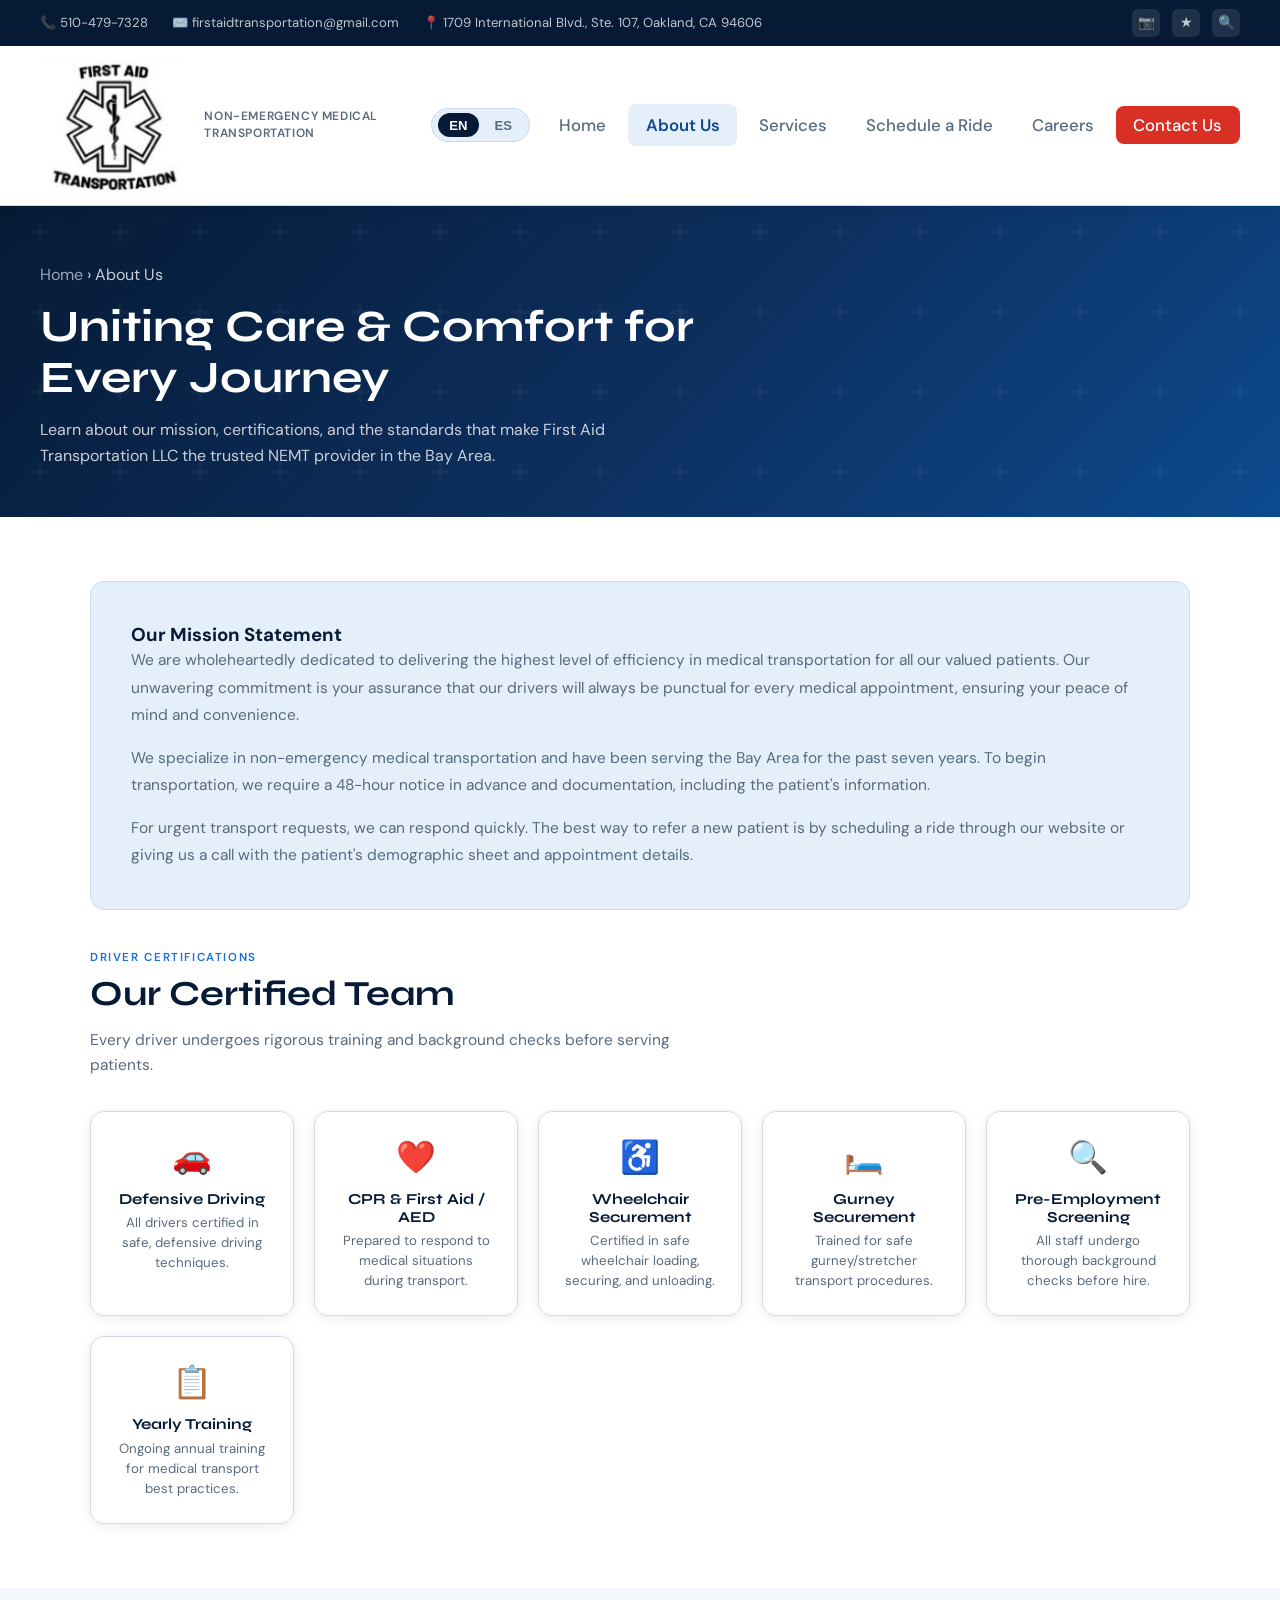
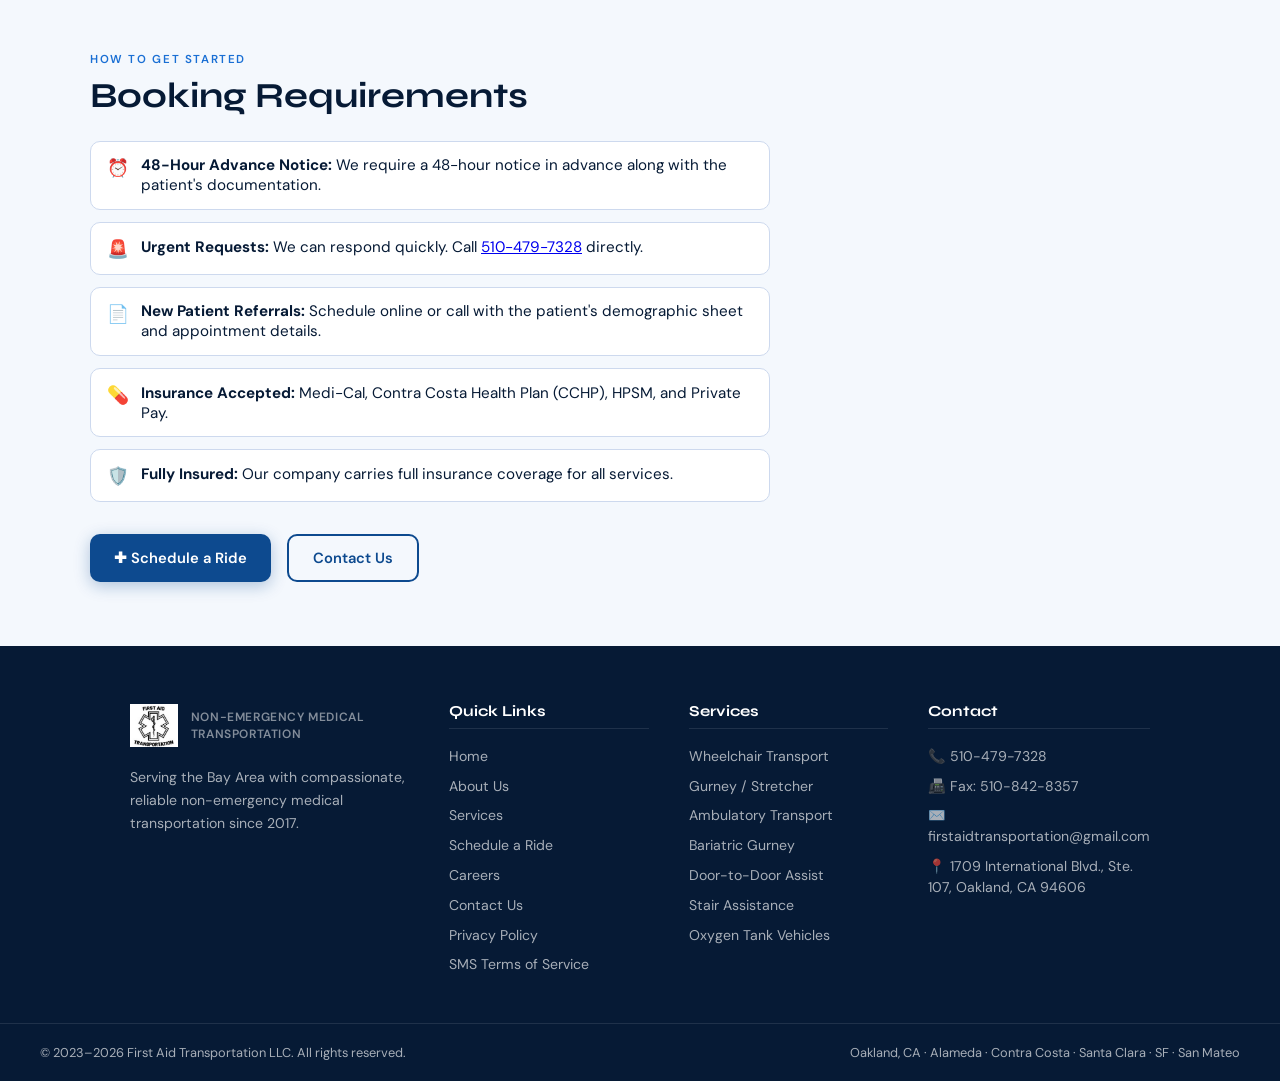
<file: about[1].html>
<!DOCTYPE html>
<html lang="en">
<head>
  <meta charset="UTF-8"/>
  <meta name="viewport" content="width=device-width, initial-scale=1.0"/>
  <title>About Us | First Aid Transportation LLC</title>
  <link rel="stylesheet" href="style.css"/>
  <style>
    .mission-box { background: var(--ice); border-radius: var(--radius); border: 1px solid var(--border); padding: 2.5rem; margin-bottom: 2.5rem; }
    .mission-box h2 { font-family: var(--font-head); font-size: 1.4rem; margin-bottom: 1rem; }
    .mission-box p { color: var(--gray); line-height: 1.75; font-size: .97rem; }
    .cert-grid { display: grid; grid-template-columns: repeat(auto-fit,minmax(200px,1fr)); gap: 1.25rem; margin-top: 2rem; }
    .cert-card { background: var(--white); border: 1px solid var(--border); border-radius: var(--radius); padding: 1.5rem; text-align: center; box-shadow: var(--shadow-sm); }
    .cert-icon { font-size: 2rem; margin-bottom: .75rem; }
    .cert-card h4 { font-family: var(--font-head); font-size: .95rem; margin-bottom: .35rem; }
    .cert-card p { font-size: .83rem; color: var(--gray); line-height: 1.5; }
    .req-list { list-style: none; margin-top: 1rem; }
    .req-list li { padding: .85rem 1rem; background: var(--white); border-radius: 10px; border: 1px solid var(--border); margin-bottom: .75rem; font-size: .95rem; display: flex; gap: .75rem; align-items: flex-start; }
    .req-list li span { font-size: 1.1rem; flex-shrink: 0; margin-top: .1rem; }

    .lang-toggle{display:flex;align-items:center;gap:.3rem;background:var(--ice);border:1.5px solid var(--border);border-radius:30px;padding:.25rem .35rem;}
    .lang-btn{padding:.28rem .7rem;border-radius:20px;font-size:.82rem;font-weight:700;cursor:pointer;border:none;background:transparent;color:var(--gray);transition:all var(--transition);}
    .lang-btn.active{background:var(--navy);color:#fff;}
  </style>
</head>
<body>
<div id="topbar"></div>
<nav>
  <a href="index.html" class="nav-logo">
    <img src="logo.png" alt="First Aid Transportation Logo"/>
    <div class="logo-text"><small>Non-Emergency Medical Transportation</small></div>
  </a>
  <div style="display:flex;align-items:center;margin-left:auto;margin-right:.75rem;"><div class="lang-toggle"><button class="lang-btn active" id="btnEN" onclick="setLang('en')">EN</button><button class="lang-btn" id="btnES" onclick="setLang('es')">ES</button></div></div>
  <div class="hamburger" id="hbg"><span></span><span></span><span></span></div>
  <ul class="nav-links" id="navLinks">
    <li><a href="index.html">Home</a></li>
    <li><a href="about.html" class="active">About Us</a></li>
    <li><a href="services.html">Services</a></li>
    <li><a href="schedule.html">Schedule a Ride</a></li>
    <li><a href="careers.html">Careers</a></li>
    <li><a href="contact.html" class="nav-cta">Contact Us</a></li>
  </ul>
</nav>
<div class="page-hero fade-up">
  <div class="page-hero-inner">
    <p class="breadcrumb"><a href="index.html">Home</a> › About Us</p>
    <h1>Uniting Care &amp; Comfort for Every Journey</h1>
    <p data-en="Learn about our mission, certifications, and the standards that make First Aid Transportation LLC the trusted NEMT provider in the Bay Area." data-es="Conozca nuestra misión, certificaciones y los estándares que hacen que First Aid Transportation LLC sea el proveedor NEMT de confianza en el Área de la Bahía.">Learn about our mission, certifications, and the standards that make First Aid Transportation LLC the trusted NEMT provider in the Bay Area.</p>
  </div>
</div>
<section class="section">
  <div class="container">
    <div class="mission-box fade-up">
      <h3 data-en="Our Mission Statement" data-es="Nuestra Declaración de Misión">Our Mission Statement</h3>
    <p data-en="We are wholeheartedly dedicated to delivering the highest level of efficiency in medical transportation for all our valued patients. Our unwavering commitment is your assurance that our drivers will always be punctual for every medical appointment, ensuring your peace of mind and convenience." data-es="Estamos completamente dedicados a ofrecer el más alto nivel de eficiencia en transporte médico para todos nuestros pacientes valiosos. Nuestro compromiso inquebrantable es su garantía de que nuestros conductores siempre serán puntuales en cada cita médica, asegurando su tranquilidad y comodidad.">We are wholeheartedly dedicated to delivering the highest level of efficiency in medical transportation for all our valued patients. Our unwavering commitment is your assurance that our drivers will always be punctual for every medical appointment, ensuring your peace of mind and convenience.</p>
      <p style="margin-top:1rem;" data-en="We specialize in non-emergency medical transportation and have been serving the Bay Area for the past seven years. To begin transportation, we require a 48-hour notice in advance and documentation, including the patient's information." data-es="Nos especializamos en transporte médico no de emergencia y hemos estado sirviendo al Área de la Bahía durante los últimos siete años. Para comenzar el transporte, requerimos un aviso de 48 horas con anticipación y documentación, incluyendo la información del paciente.">We specialize in non-emergency medical transportation and have been serving the Bay Area for the past seven years. To begin transportation, we require a 48-hour notice in advance and documentation, including the patient's information.</p>
      <p style="margin-top:1rem;" data-en="For urgent transport requests, we can respond quickly. The best way to refer a new patient is by scheduling a ride through our website or giving us a call with the patient's demographic sheet and appointment details." data-es="Para solicitudes de transporte urgente, podemos responder rápidamente. La mejor manera de referir a un nuevo paciente es programar un viaje a través de nuestro sitio web o llamarnos con la hoja demográfica del paciente y los detalles de la cita.">For urgent transport requests, we can respond quickly. The best way to refer a new patient is by scheduling a ride through our website or giving us a call with the patient's demographic sheet and appointment details.</p>
    </div>
    <p class="section-tag">Driver Certifications</p>
    <h2 class="section-title" data-en="Our Certified Team" data-es="Nuestro Equipo Certificado">Our Certified Team</h2>
    <p class="section-sub" data-en="Every driver undergoes rigorous training and background checks before serving patients." data-es="Cada conductor se somete a capacitación rigurosa y verificaciones de antecedentes antes de servir a los pacientes.">Every driver undergoes rigorous training and background checks before serving patients.</p>
    <div class="cert-grid">
      <div class="cert-card fade-up"><div class="cert-icon">🚗</div><h4>Defensive Driving</h4><p>All drivers certified in safe, defensive driving techniques.</p></div>
      <div class="cert-card fade-up delay-1"><div class="cert-icon">❤️</div><h4>CPR & First Aid / AED</h4><p>Prepared to respond to medical situations during transport.</p></div>
      <div class="cert-card fade-up delay-2"><div class="cert-icon">♿</div><h4>Wheelchair Securement</h4><p>Certified in safe wheelchair loading, securing, and unloading.</p></div>
      <div class="cert-card fade-up delay-3"><div class="cert-icon">🛏️</div><h4>Gurney Securement</h4><p>Trained for safe gurney/stretcher transport procedures.</p></div>
      <div class="cert-card fade-up"><div class="cert-icon">🔍</div><h4>Pre-Employment Screening</h4><p>All staff undergo thorough background checks before hire.</p></div>
      <div class="cert-card fade-up delay-1"><div class="cert-icon">📋</div><h4>Yearly Training</h4><p>Ongoing annual training for medical transport best practices.</p></div>
    </div>
  </div>
</section>
<section class="section section-alt">
  <div class="container">
    <div style="max-width:680px;">
      <p class="section-tag">How to Get Started</p>
      <h2 class="section-title">Booking Requirements</h2>
      <ul class="req-list" style="margin-top:1.5rem;">
        <li><span>⏰</span><div><strong>48-Hour Advance Notice:</strong> We require a 48-hour notice in advance along with the patient's documentation.</div></li>
        <li><span>🚨</span><div><strong>Urgent Requests:</strong> We can respond quickly. Call <a href="tel:5104797328">510-479-7328</a> directly.</div></li>
        <li><span>📄</span><div><strong>New Patient Referrals:</strong> Schedule online or call with the patient's demographic sheet and appointment details.</div></li>
        <li><span>💊</span><div><strong>Insurance Accepted:</strong> Medi-Cal, Contra Costa Health Plan (CCHP), HPSM, and Private Pay.</div></li>
        <li><span>🛡️</span><div><strong>Fully Insured:</strong> Our company carries full insurance coverage for all services.</div></li>
      </ul>
      <div style="margin-top:2rem;display:flex;gap:1rem;flex-wrap:wrap;">
        <a href="schedule.html" class="btn btn-primary">✚ Schedule a Ride</a>
        <a href="contact.html" class="btn btn-outline">Contact Us</a>
      </div>
    </div>
  </div>
</section>
<div id="footer"></div>
<script src="shared.js"></script>
<script>document.addEventListener('DOMContentLoaded',function(){
    const hamburger=document.getElementById('hbg');
    const navLinks=document.getElementById('navLinks');
    if(hamburger){
      hamburger.addEventListener('click',function(e){
        e.stopPropagation();
        hamburger.classList.toggle('open');
        navLinks.classList.toggle('open');
      });
      document.addEventListener('click',function(e){
        if(!hamburger.contains(e.target)&&!navLinks.contains(e.target)){
          hamburger.classList.remove('open');
          navLinks.classList.remove('open');
        }
      });
      navLinks.querySelectorAll('a').forEach(link=>{
        link.addEventListener('click',function(){
          hamburger.classList.remove('open');
          navLinks.classList.remove('open');
        });
      });
    }
  });
  function setLang(lang){
    localStorage.setItem('lang',lang);
    document.documentElement.lang=lang;
    document.querySelectorAll('[data-en]').forEach(el=>{
      const val=el.getAttribute('data-'+lang);
      if(val!==null) el.innerHTML=val;
    });
    document.querySelectorAll('a[data-en]').forEach(el=>{
      const val=el.getAttribute('data-'+lang);
      if(val!==null) el.textContent=val;
    });
    const btnEN=document.getElementById('btnEN');
    const btnES=document.getElementById('btnES');
    if(btnEN) btnEN.classList.toggle('active',lang==='en');
    if(btnES) btnES.classList.toggle('active',lang==='es');
  }
  document.addEventListener('DOMContentLoaded', function(){
    const savedLang=localStorage.getItem('lang')||'en';
    if(savedLang==='es') setLang('es');
  });
</script>
</body>
</html>
</file>
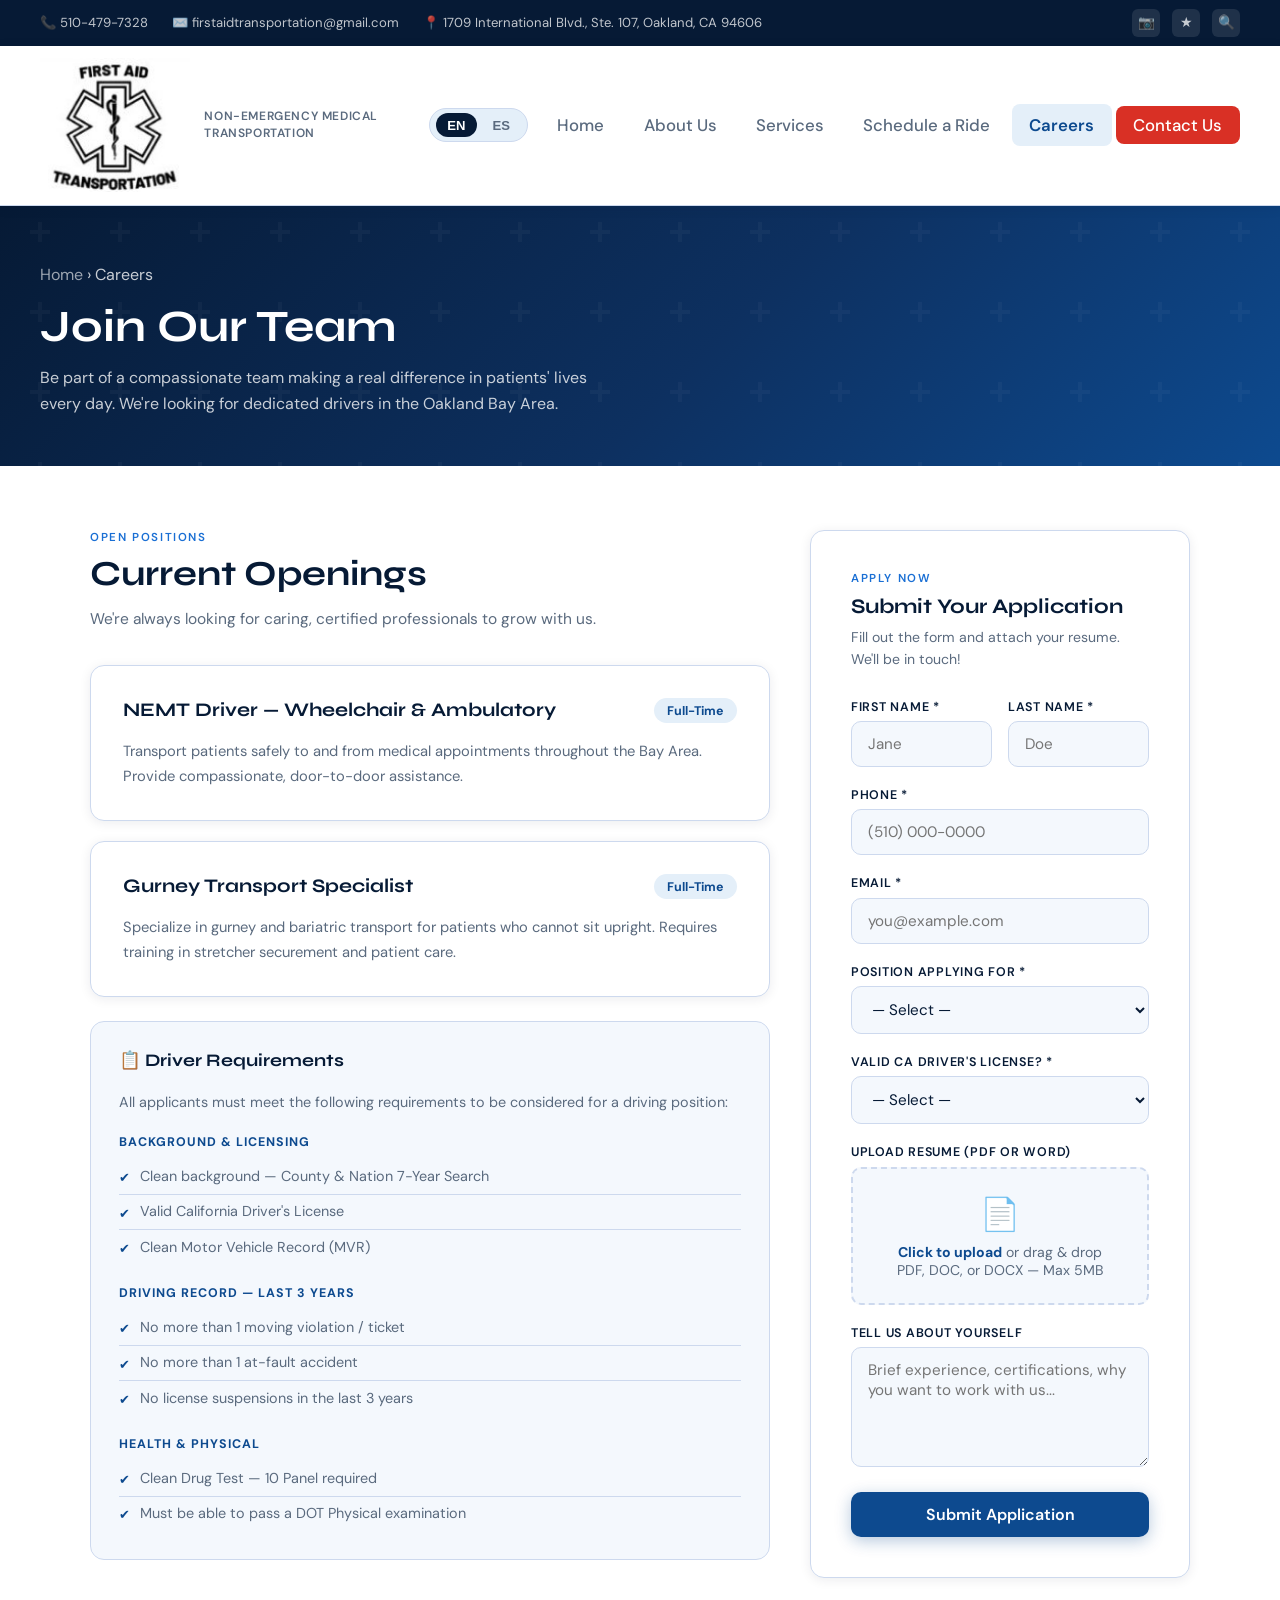
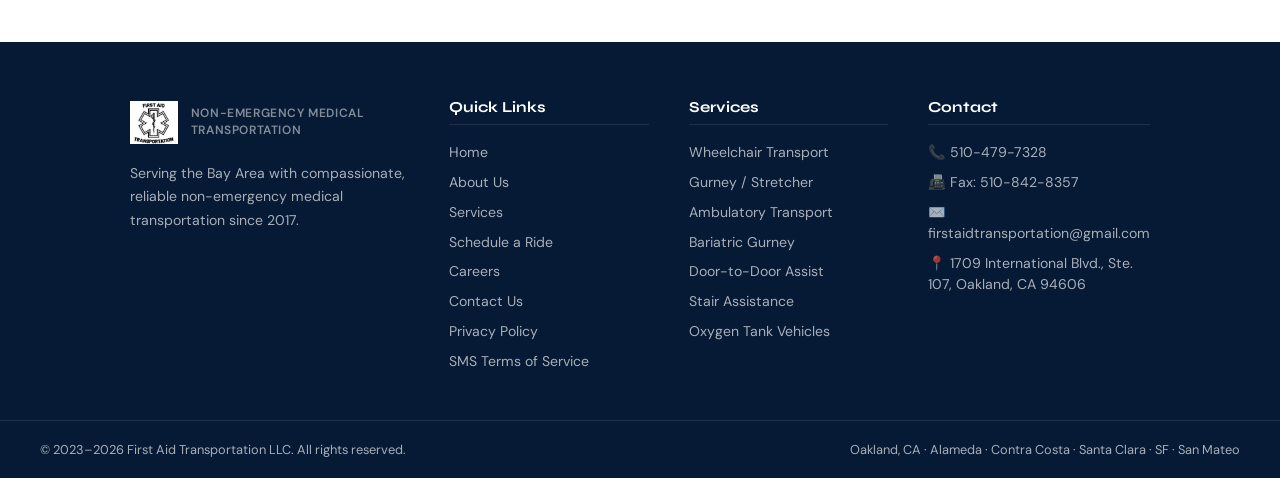
<file: careers.html>
<!DOCTYPE html>
<html lang="en">
<head>
  <meta charset="UTF-8"/>
  <meta name="viewport" content="width=device-width, initial-scale=1.0"/>
  <title>Careers | First Aid Transportation LLC</title>
  <link rel="stylesheet" href="style.css"/>
  <style>
    .careers-layout { display: grid; grid-template-columns: 1fr 380px; gap: 2.5rem; align-items: start; }
    @media (max-width:860px) { .careers-layout { grid-template-columns: 1fr; } }
    .job-card { background: var(--white); border: 1px solid var(--border); border-radius: var(--radius); padding: 2rem; box-shadow: var(--shadow-sm); margin-bottom: 1.25rem; transition: all var(--transition); }
    .job-card:hover { box-shadow: var(--shadow-md); border-color: var(--sky); }
    .job-header { display: flex; justify-content: space-between; align-items: flex-start; gap: 1rem; flex-wrap: wrap; margin-bottom: 1rem; }
    .job-title { font-family: var(--font-head); font-size: 1.2rem; }
    .job-badge { background: var(--ice); color: var(--blue); font-size: .78rem; font-weight: 700; padding: .3rem .8rem; border-radius: 20px; }
    .job-card p { font-size: .92rem; color: var(--gray); line-height: 1.65; }
    .req-section { background: var(--off-white); border: 1px solid var(--border); border-radius: var(--radius); padding: 1.75rem; margin-top: 1.5rem; }
    .req-section h3 { font-family: var(--font-head); font-size: 1.1rem; margin-bottom: 1.25rem; }
    .req-group { margin-bottom: 1.25rem; }
    .req-group:last-child { margin-bottom: 0; }
    .req-group h4 { font-size: .78rem; font-weight: 700; letter-spacing: .08em; text-transform: uppercase; color: var(--blue); margin-bottom: .6rem; }
    .req-list { list-style: none; }
    .req-list li { font-size: .9rem; color: var(--gray); padding: .4rem 0; border-bottom: 1px solid var(--border); display: flex; align-items: flex-start; gap: .6rem; line-height: 1.5; }
    .req-list li:last-child { border-bottom: none; }
    .req-list li::before { content: '✔'; color: var(--blue); font-size: .8rem; flex-shrink: 0; margin-top: .15rem; }
    .apply-form { background: var(--white); border: 1px solid var(--border); border-radius: var(--radius); padding: 2.5rem; box-shadow: var(--shadow-sm); position: sticky; top: 90px; }
    .file-upload-area { border: 2px dashed var(--border); border-radius: 10px; padding: 1.5rem; text-align: center; cursor: pointer; transition: all var(--transition); background: var(--off-white); }
    .file-upload-area:hover { border-color: var(--sky); background: var(--ice); }
    .file-upload-area.has-file { border-color: #4caf50; background: #f1f8f1; }
    .file-upload-area .u-icon { font-size: 2rem; margin-bottom: .5rem; }
    .file-upload-area p { font-size: .88rem; color: var(--gray); margin: 0; }
    .file-upload-area strong { color: var(--blue); }
    #resumeInput { display: none; }
    #fileName { font-size: .82rem; color: #4caf50; font-weight: 600; margin-top: .5rem; display: none; }

    .lang-toggle{display:flex;align-items:center;gap:.3rem;background:var(--ice);border:1.5px solid var(--border);border-radius:30px;padding:.25rem .35rem;}
    .lang-btn{padding:.28rem .7rem;border-radius:20px;font-size:.82rem;font-weight:700;cursor:pointer;border:none;background:transparent;color:var(--gray);transition:all var(--transition);}
    .lang-btn.active{background:var(--navy);color:#fff;}
  </style>
</head>
<body>
<div id="topbar"></div>
<nav>
  <a href="/" class="nav-logo">
    <img src="logo.png" alt="First Aid Transportation Logo"/>
    <div class="logo-text"><small data-en="Non-Emergency Medical Transportation" data-es="Transporte Médico No de Emergencia">Non-Emergency Medical Transportation</small></div>
  </a>
  <div style="display:flex;align-items:center;margin-left:auto;margin-right:.75rem;"><div class="lang-toggle"><button class="lang-btn active" id="btnEN" onclick="setLang('en')">EN</button><button class="lang-btn" id="btnES" onclick="setLang('es')">ES</button></div></div>
  <div class="hamburger" id="hbg"><span></span><span></span><span></span></div>
  <ul class="nav-links" id="navLinks">
    <li><a href="/">Home</a></li>
    <li><a href="about.html" data-en="About Us" data-es="Sobre Nosotros">About Us</a></li>
    <li><a href="services.html" data-en="Services" data-es="Servicios">Services</a></li>
    <li><a href="schedule.html" data-en="Schedule a Ride" data-es="Reservar un Viaje">Schedule a Ride</a></li>
    <li><a href="careers.html" class="active" data-en="Careers" data-es="Empleos">Careers</a></li>
    <li><a href="contact.html" class="nav-cta" data-en="Contact Us" data-es="Contáctenos">Contact Us</a></li>
  </ul>
</nav>
<div class="page-hero fade-up">
  <div class="page-hero-inner">
    <p class="breadcrumb"><a href="/">Home</a> › Careers</p>
    <h1 data-en="Join Our Team" data-es="Únete a Nuestro Equipo">Join Our Team</h1>
    <p data-en="Be part of a compassionate team making a real difference in patients' lives every day. We're looking for dedicated drivers in the Oakland Bay Area." data-es="Forme parte de un equipo compasivo que marca una diferencia real en la vida de los pacientes cada día. Buscamos conductores dedicados en el Área de la Bahía de Oakland.">Be part of a compassionate team making a real difference in patients' lives every day. We're looking for dedicated drivers in the Oakland Bay Area.</p>
  </div>
</div>
<section class="section">
  <div class="container">
    <div class="careers-layout">
      <div>
        <p class="section-tag" data-en="Open Positions" data-es="Posiciones Abiertas">Open Positions</p>
        <h2 class="section-title" data-en="Current Openings" data-es="Posiciones Abiertas">Current Openings</h2>
        <p class="section-sub" style="margin-bottom:2rem;" data-en="We're always looking for caring, certified professionals to grow with us." data-es="Siempre buscamos profesionales certificados y compasivos para crecer con nosotros.">We're always looking for caring, certified professionals to grow with us.</p>
        <div class="job-card fade-up">
          <div class="job-header"><h3 class="job-title" data-en="NEMT Driver — Wheelchair & Ambulatory" data-es="Conductor NEMT — Silla de Ruedas y Ambulatorio">NEMT Driver — Wheelchair & Ambulatory</h3><span class="job-badge" data-en="Full-Time" data-es="Tiempo Completo">Full-Time</span></div>
          <p data-en="Transport patients safely to and from medical appointments throughout the Bay Area. Provide compassionate, door-to-door assistance." data-es="Transporte de pacientes de forma segura hacia y desde citas médicas en toda el Área de la Bahía. Brindar asistencia compasiva de puerta a puerta.">Transport patients safely to and from medical appointments throughout the Bay Area. Provide compassionate, door-to-door assistance.</p>
        </div>
        <div class="job-card fade-up delay-1">
          <div class="job-header"><h3 class="job-title" data-en="Gurney Transport Specialist" data-es="Especialista en Transporte en Camilla">Gurney Transport Specialist</h3><span class="job-badge" data-en="Full-Time" data-es="Tiempo Completo">Full-Time</span></div>
          <p data-en="Specialize in gurney and bariatric transport for patients who cannot sit upright. Requires training in stretcher securement and patient care." data-es="Especialización en transporte en camilla y bariátrico para pacientes que no pueden sentarse. Requiere capacitación en sujeción de camilla y cuidado del paciente.">Specialize in gurney and bariatric transport for patients who cannot sit upright. Requires training in stretcher securement and patient care.</p>
        </div>
        <div class="req-section fade-up delay-2">
          <h3 data-en="📋 Driver Requirements" data-es="📋 Requisitos del Conductor">📋 Driver Requirements</h3>
          <p style="font-size:.9rem;color:var(--gray);margin-bottom:1.25rem;line-height:1.6;" data-en="All applicants must meet the following requirements to be considered for a driving position:" data-es="Todos los solicitantes deben cumplir los siguientes requisitos para ser considerados para un puesto de conductor:">All applicants must meet the following requirements to be considered for a driving position:</p>
          <div class="req-group">
            <h4 data-en="Background & Licensing" data-es="Antecedentes y Licencias">Background & Licensing</h4>
            <ul class="req-list">
              <li data-en="Clean background — County & Nation 7-Year Search" data-es="Antecedentes limpios — Búsqueda de 7 años a nivel condado y nacional">Clean background — County & Nation 7-Year Search</li>
              <li data-en="Valid California Driver's License" data-es="Licencia de Conducir válida de California">Valid California Driver's License</li>
              <li data-en="Clean Motor Vehicle Record (MVR)" data-es="Historial de Manejo limpio (MVR)">Clean Motor Vehicle Record (MVR)</li>
            </ul>
          </div>
          <div class="req-group">
            <h4 data-en="Driving Record — Last 3 Years" data-es="Historial de Manejo — Últimos 3 Años">Driving Record — Last 3 Years</h4>
            <ul class="req-list">
              <li data-en="No more than 1 moving violation / ticket" data-es="No más de 1 infracción de tránsito / multa">No more than 1 moving violation / ticket</li>
              <li data-en="No more than 1 at-fault accident" data-es="No más de 1 accidente con culpa">No more than 1 at-fault accident</li>
              <li data-en="No license suspensions in the last 3 years" data-es="Sin suspensiones de licencia en los últimos 3 años">No license suspensions in the last 3 years</li>
            </ul>
          </div>
          <div class="req-group">
            <h4 data-en="Health & Physical" data-es="Salud y Examen Físico">Health & Physical</h4>
            <ul class="req-list">
              <li data-en="Clean Drug Test — 10 Panel required" data-es="Prueba de drogas negativa — se requiere panel de 10">Clean Drug Test — 10 Panel required</li>
              <li data-en="Must be able to pass a DOT Physical examination" data-es="Debe poder aprobar un examen físico del DOT">Must be able to pass a DOT Physical examination</li>
            </ul>
          </div>

        </div>
      </div>

      <div class="apply-form fade-up delay-2">
        <p class="section-tag" data-en="Apply Now" data-es="Postúlese Ahora">Apply Now</p>
        <h3 style="font-family:var(--font-head);font-size:1.3rem;margin-bottom:.5rem;" data-en="Submit Your Application" data-es="Envíe su Solicitud">Submit Your Application</h3>
        <p style="font-size:.88rem;color:var(--gray);margin-bottom:1.75rem;line-height:1.55;" data-en="Fill out the form and attach your resume. We'll be in touch!" data-es="Complete el formulario y adjunte su currículum. ¡Nos pondremos en contacto!">Fill out the form and attach your resume. We'll be in touch!</p>
        <form id="careerForm" action="https://formspree.io/f/xlgoegdk" method="POST" onsubmit="handleSubmit(event)">
          <input type="hidden" name="_subject" value="New Job Application — First Aid Transportation"/>
          <input type="hidden" name="_replyto" value="firstaidtransportation@gmail.com"/>
          <div class="form-row">
            <div class="form-group"><label data-en="First Name *" data-es="Nombre *">First Name *</label><input type="text" name="First Name" required placeholder="Jane"/></div>
            <div class="form-group"><label data-en="Last Name *" data-es="Apellido *">Last Name *</label><input type="text" name="Last Name" required placeholder="Doe"/></div>
          </div>
          <div class="form-group"><label data-en="Phone *" data-es="Teléfono *">Phone *</label><input type="tel" name="Phone Number" required placeholder="(510) 000-0000"/></div>
          <div class="form-group"><label data-en="Email *" data-es="Correo Electrónico *">Email *</label><input type="email" name="Email" required placeholder="you@example.com"/></div>
          <div class="form-group">
            <label data-en="Position Applying For *" data-es="Puesto al que Aplica *">Position Applying For *</label>
            <select name="Position" required>
              <option value="" data-en="— Select —" data-es="— Seleccione —">— Select —</option>
              <option data-en="NEMT Driver — Wheelchair & Ambulatory" data-es="Conductor NEMT — Silla de Ruedas y Ambulatorio">NEMT Driver — Wheelchair & Ambulatory</option>
              <option data-en="Gurney Transport Specialist" data-es="Especialista en Transporte en Camilla">Gurney Transport Specialist</option>
              <option data-en="Other" data-es="Otro">Other</option>
            </select>
          </div>
          <div class="form-group">
            <label data-en="Valid CA Driver's License? *" data-es="¿Licencia de Conducir válida de CA? *">Valid CA Driver's License? *</label>
            <select name="Valid CA License" required><option value="" data-en="— Select —" data-es="— Seleccione —">— Select —</option><option value="Yes">Yes</option><option value="No">No</option></select>
          </div>
          <div class="form-group">
            <label data-en="Upload Resume (PDF or Word)" data-es="Suba su Currículum (PDF o Word)">Upload Resume (PDF or Word)</label>
            <div class="file-upload-area" id="uploadArea" onclick="document.getElementById('resumeInput').click()">
              <div class="u-icon">📄</div>
              <p><strong data-en="Click to upload" data-es="Haga clic para subir">Click to upload</strong> or drag & drop</p>
              <p data-en="PDF, DOC, or DOCX — Max 5MB" data-es="PDF, DOC o DOCX — Máximo 5MB">PDF, DOC, or DOCX — Max 5MB</p>
              <div id="fileName"></div>
            </div>
            <input type="file" id="resumeInput" name="Resume" accept=".pdf,.doc,.docx" onchange="handleFile(this)"/>
          </div>
          <div class="form-group"><label data-en="Tell Us About Yourself" data-es="Cuéntenos Sobre Usted">Tell Us About Yourself</label><textarea name="About Yourself" placeholder="Brief experience, certifications, why you want to work with us..." data-ph-en="Brief experience, certifications, why you want to work with us..." data-ph-es="Breve experiencia, certificaciones y por qué desea trabajar con nosotros..."></textarea></div>
          <button type="submit" class="btn btn-primary" style="width:100%;justify-content:center;font-size:1rem;" data-en="Submit Application" data-es="Enviar Solicitud">Submit Application</button>
        </form>
        <div class="success-msg" id="successMsg">✅ Thank you for applying! We'll be in touch within a few business days. Email us at <a href="mailto:firstaidtransportation@gmail.com">firstaidtransportation@gmail.com</a>.</div>
      </div>
    </div>
  </div>
</section>
<div id="footer"></div>
<script src="shared.js"></script>
<script>
  const hamburger=document.getElementById('hbg');
  const navLinks=document.getElementById('navLinks');
  if(hamburger && navLinks){
    hamburger.onclick=function(e){
      e.stopPropagation();
      hamburger.classList.toggle('open');
      navLinks.classList.toggle('open');
    };
    navLinks.querySelectorAll('a').forEach(link=>{
      link.onclick=function(){
        hamburger.classList.remove('open');
        navLinks.classList.remove('open');
      };
    });
    document.onclick=function(e){
      if(hamburger.classList.contains('open') && e.target!==hamburger && !hamburger.contains(e.target) && !navLinks.contains(e.target)){
        hamburger.classList.remove('open');
        navLinks.classList.remove('open');
      }
    };
  }
  function setLang(lang){
    localStorage.setItem('lang',lang);
    document.documentElement.lang=lang;
    document.querySelectorAll('[data-en]').forEach(el=>{
      const val=el.getAttribute('data-'+lang);
      if(val!==null) el.innerHTML=val;
    });
    document.querySelectorAll('[data-ph-en]').forEach(el=>{
      const val=el.getAttribute('data-ph-'+lang);
      if(val!==null) el.placeholder=val;
    });
    document.querySelectorAll('a[data-en]').forEach(el=>{
      const val=el.getAttribute('data-'+lang);
      if(val!==null) el.textContent=val;
    });
    const btnEN=document.getElementById('btnEN');
    const btnES=document.getElementById('btnES');
    if(btnEN) btnEN.classList.toggle('active',lang==='en');
    if(btnES) btnES.classList.toggle('active',lang==='es');
  }
  document.addEventListener('DOMContentLoaded', function(){
    const savedLang=localStorage.getItem('lang')||'en';
    if(savedLang==='es') setLang('es');
  });

  function handleFile(input){const file=input.files[0];if(file){document.getElementById('uploadArea').classList.add('has-file');const fn=document.getElementById('fileName');fn.style.display='block';fn.textContent='✅ '+file.name;}}
  async function handleSubmit(e){
    e.preventDefault();
    const form = document.getElementById('careerForm');
    const fileInput = document.getElementById('resumeInput');
    const hasFile = fileInput && fileInput.files && fileInput.files.length > 0;
    const EMAIL = 'firstaidtransportation@gmail.com';

    async function post(includeFile){
      const data = new FormData(form);
      if(!includeFile) data.delete('Resume');
      const res = await fetch(form.action, { method:'POST', body:data, headers:{'Accept':'application/json'} });
      let detail = '';
      if(!res.ok){
        try {
          const j = await res.json();
          if(j.errors && j.errors.length) detail = j.errors.map(x=>x.message).join('; ');
          else if(j.error) detail = j.error;
        } catch(_){ detail = 'HTTP ' + res.status; }
      }
      return { ok: res.ok, detail: detail };
    }

    try {
      let r = await post(true);

      // If the attachment is what's being rejected, resend without it
      // so the application still reaches us instead of being lost.
      if(!r.ok && hasFile){
        const r2 = await post(false);
        if(r2.ok){
          form.style.display='none';
          const msg = document.getElementById('successMsg');
          msg.style.display='block';
          const note = document.createElement('p');
          note.style.cssText='margin-top:1rem;padding:1rem;background:#fff4e5;border-left:4px solid #f5a623;border-radius:8px;font-size:.9rem;line-height:1.6;color:#5a6a7e;text-align:left;';
          note.innerHTML='<strong>One more step:</strong> we received your application, but your resume could not be attached. Please email it to <a href="mailto:'+EMAIL+'" style="color:var(--sky);font-weight:600;">'+EMAIL+'</a> with your name in the subject line.';
          msg.appendChild(note);
          return;
        }
        r = r2;
      }

      if(r.ok){
        form.style.display='none';
        document.getElementById('successMsg').style.display='block';
      } else {
        console.error('Formspree rejected submission:', r.detail);
        alert('There was a problem submitting'+(r.detail ? ': '+r.detail : '.')+'\n\nPlease email us at '+EMAIL);
      }
    } catch(err){
      console.error('Submission error:', err);
      alert('There was a problem submitting. Please email us at '+EMAIL);
    }
  }
  const ua=document.getElementById('uploadArea');
  ua.addEventListener('dragover',e=>{e.preventDefault();ua.style.borderColor='var(--sky)';});
  ua.addEventListener('dragleave',()=>{ua.style.borderColor='';});
  ua.addEventListener('drop',e=>{e.preventDefault();if(e.dataTransfer.files[0]){document.getElementById('resumeInput').files=e.dataTransfer.files;handleFile(document.getElementById('resumeInput'));}});
</script>
</body>
</html>
</file>
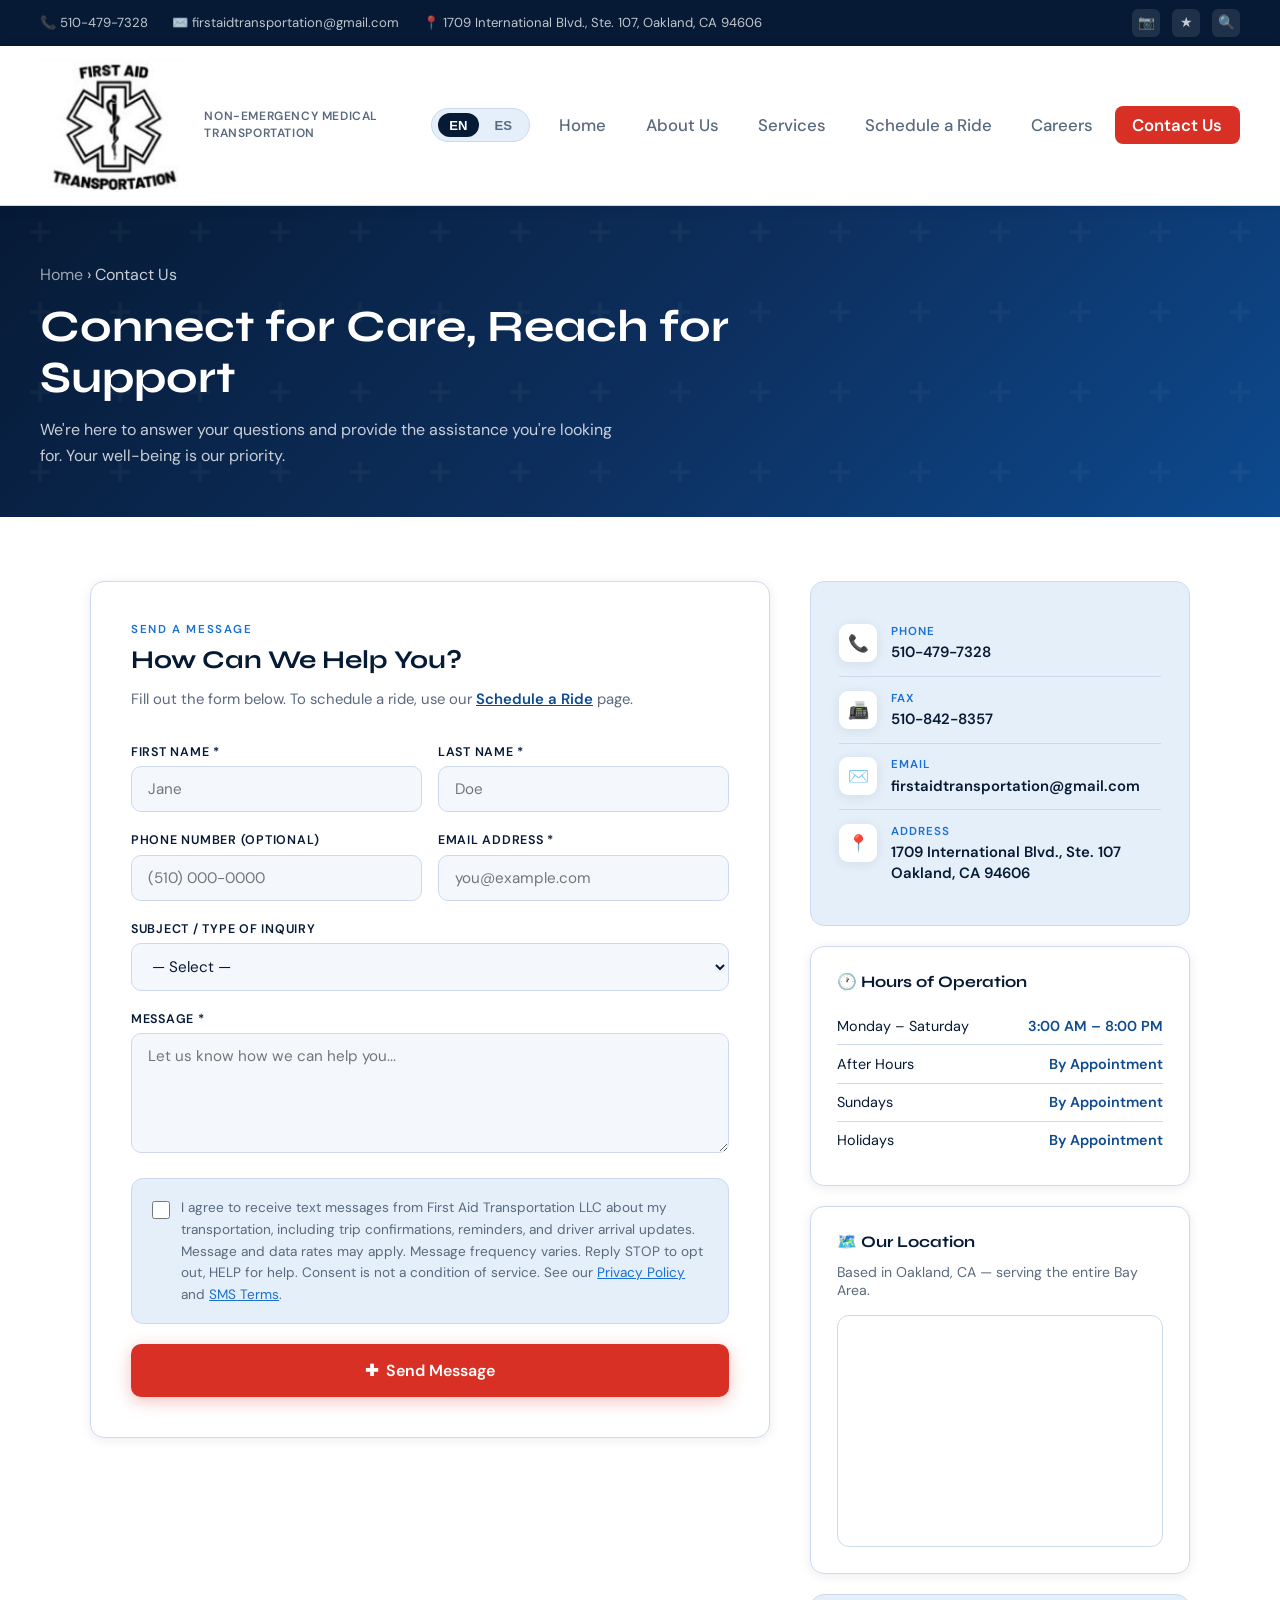
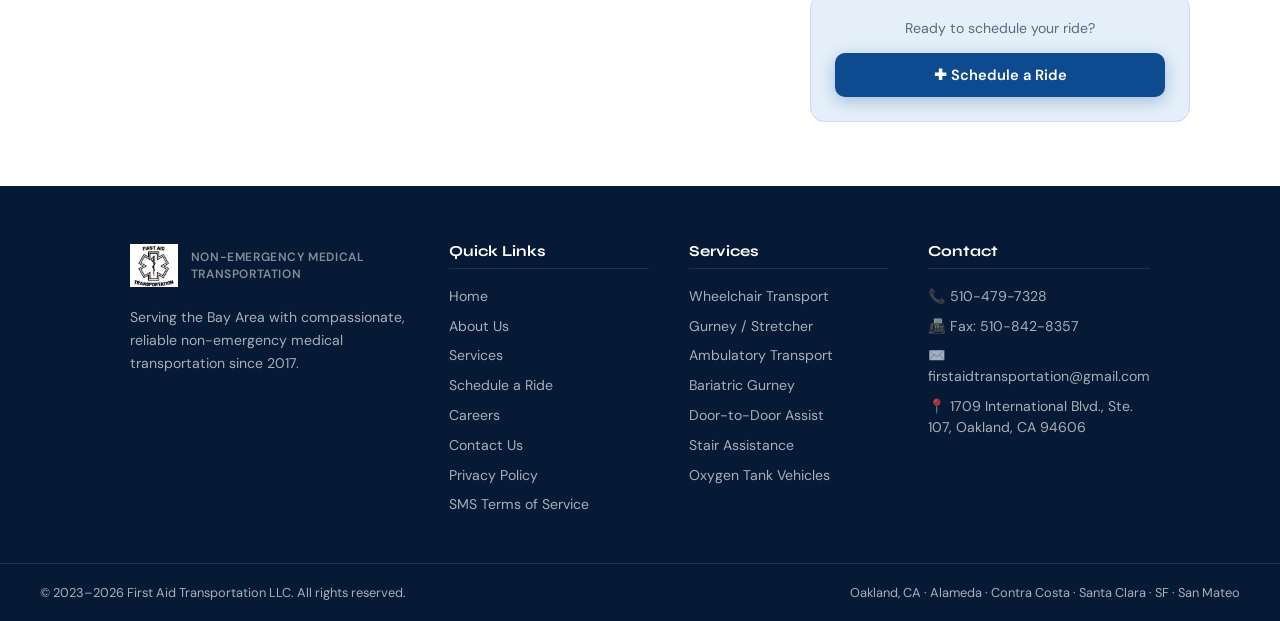
<file: contact.html>
<!DOCTYPE html>
<html lang="en">
<head>
  <meta charset="UTF-8"/>
  <meta name="viewport" content="width=device-width, initial-scale=1.0"/>
  <title>Contact Us | First Aid Transportation LLC</title>
  <link rel="stylesheet" href="style.css"/>
  <style>
    .contact-layout { display: grid; grid-template-columns: 1fr 380px; gap: 2.5rem; align-items: start; }
    @media (max-width:860px) { .contact-layout { grid-template-columns: 1fr; } }
    .form-card { background: var(--white); border: 1px solid var(--border); border-radius: var(--radius); padding: 2.5rem; box-shadow: var(--shadow-sm); }
    .map-wrap { border-radius: 12px; overflow: hidden; border: 1.5px solid var(--border); margin-top: 1rem; }
    .map-wrap iframe { display: block; width: 100%; height: 230px; border: none; }
    .hours-table { width: 100%; border-collapse: collapse; }
    .hours-table tr { border-bottom: 1px solid var(--border); }
    .hours-table tr:last-child { border-bottom: none; }
    .hours-table td { padding: .6rem 0; font-size: .9rem; }
    .hours-table td:last-child { text-align: right; font-weight: 600; color: var(--blue); }

    .lang-toggle{display:flex;align-items:center;gap:.3rem;background:var(--ice);border:1.5px solid var(--border);border-radius:30px;padding:.25rem .35rem;}
    .lang-btn{padding:.28rem .7rem;border-radius:20px;font-size:.82rem;font-weight:700;cursor:pointer;border:none;background:transparent;color:var(--gray);transition:all var(--transition);}
    .lang-btn.active{background:var(--navy);color:#fff;}
  </style>
</head>
<body>
<div id="topbar"></div>
<nav>
  <a href="index.html" class="nav-logo">
    <img src="logo.png" alt="First Aid Transportation Logo"/>
    <div class="logo-text"><small data-en="Non-Emergency Medical Transportation" data-es="Transporte Médico No de Emergencia">Non-Emergency Medical Transportation</small></div>
  </a>
  <div style="display:flex;align-items:center;margin-left:auto;margin-right:.75rem;"><div class="lang-toggle"><button class="lang-btn active" id="btnEN" onclick="setLang('en')">EN</button><button class="lang-btn" id="btnES" onclick="setLang('es')">ES</button></div></div>
  <div class="hamburger" id="hbg"><span></span><span></span><span></span></div>
  <ul class="nav-links" id="navLinks">
    <li><a href="index.html">Home</a></li>
    <li><a href="about.html" data-en="About Us" data-es="Sobre Nosotros">About Us</a></li>
    <li><a href="services.html" data-en="Services" data-es="Servicios">Services</a></li>
    <li><a href="schedule.html" data-en="Schedule a Ride" data-es="Reservar un Viaje">Schedule a Ride</a></li>
    <li><a href="careers.html" data-en="Careers" data-es="Empleos">Careers</a></li>
    <li><a href="contact.html" class="active nav-cta" data-en="Contact Us" data-es="Contáctenos">Contact Us</a></li>
  </ul>
</nav>
<div class="page-hero fade-up">
  <div class="page-hero-inner">
    <p class="breadcrumb"><a href="index.html">Home</a> › Contact Us</p>
    <h1 data-en="Connect for Care, Reach for Support" data-es="Conéctese para Recibir Cuidado y Apoyo">Connect for Care, Reach for Support</h1>
    <p data-en="We're here to answer your questions and provide the assistance you're looking for. Your well-being is our priority." data-es="Estamos aquí para responder sus preguntas y brindarle la asistencia que necesita. Su bienestar es nuestra prioridad.">We're here to answer your questions and provide the assistance you're looking for. Your well-being is our priority.</p>
  </div>
</div>
<section class="section">
  <div class="container">
    <div class="contact-layout">
      <div class="form-card fade-up">
        <p class="section-tag" data-en="Send a Message" data-es="Envíe un Mensaje">Send a Message</p>
        <h2 class="section-title" style="font-size:1.6rem;" data-en="How Can We Help You?" data-es="¿Cómo Podemos Ayudarle?">How Can We Help You?</h2>
        <p style="color:var(--gray);font-size:.93rem;margin-bottom:2rem;line-height:1.6;">Fill out the form below. To schedule a ride, use our <a href="schedule.html" style="color:var(--blue);font-weight:600;">Schedule a Ride</a> page.</p>
        <form id="contactForm" action="https://formspree.io/f/mreogebl" method="POST" onsubmit="handleSubmit(event)">
          <input type="hidden" name="_subject" value="New Contact Message — First Aid Transportation"/>
          <div class="form-row">
            <div class="form-group"><label data-en="First Name *" data-es="Nombre *">First Name *</label><input type="text" name="First Name" placeholder="Jane" required/></div>
            <div class="form-group"><label data-en="Last Name *" data-es="Apellido *">Last Name *</label><input type="text" name="Last Name" placeholder="Doe" required/></div>
          </div>
          <div class="form-row">
            <div class="form-group"><label data-en="Phone Number (optional)" data-es="Número de Teléfono (opcional)">Phone Number (optional)</label><input type="tel" name="Phone Number" placeholder="(510) 000-0000"/></div>
            <div class="form-group"><label data-en="Email Address *" data-es="Correo Electrónico *">Email Address *</label><input type="email" name="Email" placeholder="you@example.com" required/></div>
          </div>
          <div class="form-group">
            <label data-en="Subject / Type of Inquiry" data-es="Asunto / Tipo de Consulta">Subject / Type of Inquiry</label>
            <select name="Inquiry Type">
              <option value="" data-en="— Select —" data-es="— Seleccione —">— Select —</option>
              <option data-en="Schedule a Ride" data-es="Reservar un Viaje">Schedule a Ride</option>
              <option data-en="Medi-Cal / Insurance Inquiry" data-es="Consulta sobre Medi-Cal / Seguro">Medi-Cal / Insurance Inquiry</option>
              <option data-en="Service Area Question" data-es="Pregunta sobre Área de Servicio">Service Area Question</option>
              <option data-en="General Question" data-es="Pregunta General">General Question</option>
              <option data-en="Feedback" data-es="Comentarios">Feedback</option>
              <option data-en="Other" data-es="Otro">Other</option>
            </select>
          </div>
          <div class="form-group"><label data-en="Message *" data-es="Mensaje *">Message *</label><textarea name="Message" placeholder="Let us know how we can help you..." data-ph-en="Let us know how we can help you..." data-ph-es="Díganos cómo podemos ayudarle..." required></textarea></div>
          <div style="background:var(--ice);border:1.5px solid var(--border);border-radius:12px;padding:1.1rem 1.25rem;margin:1.25rem 0;">
            <label style="display:flex;align-items:flex-start;gap:.7rem;cursor:pointer;font-weight:400;">
              <input type="checkbox" name="SMS Consent" value="Yes - opted in to SMS" style="margin-top:.25rem;width:18px;height:18px;flex-shrink:0;cursor:pointer;"/>
              <span style="font-size:.85rem;line-height:1.6;color:var(--gray);" data-en="I agree to receive text messages from First Aid Transportation LLC about my transportation, including trip confirmations, reminders, and driver arrival updates. Message and data rates may apply. Message frequency varies. Reply STOP to opt out, HELP for help. Consent is not a condition of service. See our &lt;a href=&quot;privacy.html&quot; style=&quot;color:var(--sky);&quot;&gt;Privacy Policy&lt;/a&gt; and &lt;a href=&quot;sms-terms.html&quot; style=&quot;color:var(--sky);&quot;&gt;SMS Terms&lt;/a&gt;." data-es="Acepto recibir mensajes de texto de First Aid Transportation LLC sobre mi transporte, incluyendo confirmaciones de viaje, recordatorios y avisos de llegada del conductor. Pueden aplicarse tarifas de mensajes y datos. La frecuencia de mensajes varía. Responda STOP para cancelar, HELP para ayuda. El consentimiento no es condición del servicio. Consulte nuestra &lt;a href=&quot;privacy.html&quot; style=&quot;color:var(--sky);&quot;&gt;Política de Privacidad&lt;/a&gt; y &lt;a href=&quot;sms-terms.html&quot; style=&quot;color:var(--sky);&quot;&gt;Términos SMS&lt;/a&gt;.">I agree to receive text messages from First Aid Transportation LLC about my transportation, including trip confirmations, reminders, and driver arrival updates. Message and data rates may apply. Message frequency varies. Reply STOP to opt out, HELP for help. Consent is not a condition of service. See our <a href="privacy.html" style="color:var(--sky);">Privacy Policy</a> and <a href="sms-terms.html" style="color:var(--sky);">SMS Terms</a>.</span>
            </label>
          </div>
          <button type="submit" class="btn btn-danger" style="width:100%;justify-content:center;font-size:1rem;padding:1rem;" data-en="✚ &nbsp;Send Message" data-es="✚ &nbsp;Enviar Mensaje">✚ &nbsp;Send Message</button>
        </form>
        <div class="success-msg" id="successMsg">✅ Thank you! We received your message and will be in touch shortly. For urgent needs, call <a href="tel:5104797328">510-479-7328</a>.</div>
      </div>

      <div class="fade-up delay-2" style="display:flex;flex-direction:column;gap:1.25rem;">
        <div class="contact-box">
          <div class="contact-item"><div class="ci-icon">📞</div><div><span class="ci-label" data-en="Phone" data-es="Teléfono">Phone</span><span class="ci-value"><a href="tel:5104797328">510-479-7328</a></span></div></div>
          <div class="contact-item"><div class="ci-icon">📠</div><div><span class="ci-label">Fax</span><span class="ci-value">510-842-8357</span></div></div>
          <div class="contact-item"><div class="ci-icon">✉️</div><div><span class="ci-label" data-en="Email" data-es="Correo Electrónico">Email</span><span class="ci-value"><a href="mailto:firstaidtransportation@gmail.com">firstaidtransportation@gmail.com</a></span></div></div>
          <div class="contact-item"><div class="ci-icon">📍</div><div><span class="ci-label" data-en="Address" data-es="Dirección">Address</span><span class="ci-value">1709 International Blvd., Ste. 107<br/>Oakland, CA 94606</span></div></div>
        </div>
        <div style="background:var(--white);border:1px solid var(--border);border-radius:var(--radius);padding:1.6rem;box-shadow:var(--shadow-sm);">
          <h4 style="font-family:var(--font-head);font-size:1rem;margin-bottom:1rem;" data-en="🕐 Hours of Operation" data-es="🕐 Horario de Atención">🕐 Hours of Operation</h4>
          <table class="hours-table">
            <tr><td>Monday – Saturday</td><td>3:00 AM – 8:00 PM</td></tr>
            <tr><td>After Hours</td><td>By Appointment</td></tr>
            <tr><td>Sundays</td><td>By Appointment</td></tr>
            <tr><td>Holidays</td><td>By Appointment</td></tr>
          </table>
        </div>
        <div style="background:var(--white);border:1px solid var(--border);border-radius:var(--radius);padding:1.6rem;box-shadow:var(--shadow-sm);">
          <h4 style="font-family:var(--font-head);font-size:1rem;margin-bottom:.75rem;" data-en="🗺️ Our Location" data-es="🗺️ Nuestra Ubicación">🗺️ Our Location</h4>
          <p style="font-size:.88rem;color:var(--gray);" data-en="Based in Oakland, CA — serving the entire Bay Area." data-es="Con sede en Oakland, CA — sirviendo a toda el Área de la Bahía.">Based in Oakland, CA — serving the entire Bay Area.</p>
          <div class="map-wrap">
            <iframe loading="lazy" allowfullscreen referrerpolicy="no-referrer-when-downgrade"
              src="https://maps.google.com/maps?q=1709+International+Blvd+Oakland+CA+94606&output=embed">
            </iframe>
          </div>
        </div>
        <div style="background:var(--ice);border:1px solid var(--border);border-radius:var(--radius);padding:1.5rem;text-align:center;">
          <p style="font-size:.88rem;color:var(--gray);margin-bottom:1rem;" data-en="Ready to schedule your ride?" data-es="¿Listo para reservar su viaje?">Ready to schedule your ride?</p>
          <a href="schedule.html" class="btn btn-primary" style="width:100%;justify-content:center;">✚ Schedule a Ride</a>
        </div>
      </div>
    </div>
  </div>
</section>
<div id="footer"></div>
<script src="shared.js"></script>
<script>
  const hamburger=document.getElementById('hbg');
  const navLinks=document.getElementById('navLinks');
  if(hamburger && navLinks){
    hamburger.onclick=function(e){
      e.stopPropagation();
      hamburger.classList.toggle('open');
      navLinks.classList.toggle('open');
    };
    navLinks.querySelectorAll('a').forEach(link=>{
      link.onclick=function(){
        hamburger.classList.remove('open');
        navLinks.classList.remove('open');
      };
    });
    document.onclick=function(e){
      if(hamburger.classList.contains('open') && e.target!==hamburger && !hamburger.contains(e.target) && !navLinks.contains(e.target)){
        hamburger.classList.remove('open');
        navLinks.classList.remove('open');
      }
    };
  }
  function setLang(lang){
    localStorage.setItem('lang',lang);
    document.documentElement.lang=lang;
    document.querySelectorAll('[data-en]').forEach(el=>{
      const val=el.getAttribute('data-'+lang);
      if(val!==null) el.innerHTML=val;
    });
    document.querySelectorAll('[data-ph-en]').forEach(el=>{
      const val=el.getAttribute('data-ph-'+lang);
      if(val!==null) el.placeholder=val;
    });
    document.querySelectorAll('a[data-en]').forEach(el=>{
      const val=el.getAttribute('data-'+lang);
      if(val!==null) el.textContent=val;
    });
    const btnEN=document.getElementById('btnEN');
    const btnES=document.getElementById('btnES');
    if(btnEN) btnEN.classList.toggle('active',lang==='en');
    if(btnES) btnES.classList.toggle('active',lang==='es');
  }
  document.addEventListener('DOMContentLoaded', function(){
    const savedLang=localStorage.getItem('lang')||'en';
    if(savedLang==='es') setLang('es');
  });

  async function handleSubmit(e){
    e.preventDefault();
    const form = document.getElementById('contactForm');
    const data = new FormData(form);
    try {
      const res = await fetch(form.action, { method:'POST', body:data, headers:{'Accept':'application/json'} });
      if(res.ok){
        form.style.display='none';
        document.getElementById('successMsg').style.display='block';
      } else {
        alert('There was a problem submitting. Please call us at 510-479-7328.');
      }
    } catch(err){
      alert('There was a problem submitting. Please call us at 510-479-7328.');
    }
  }
</script>
</body>
</html>
</file>
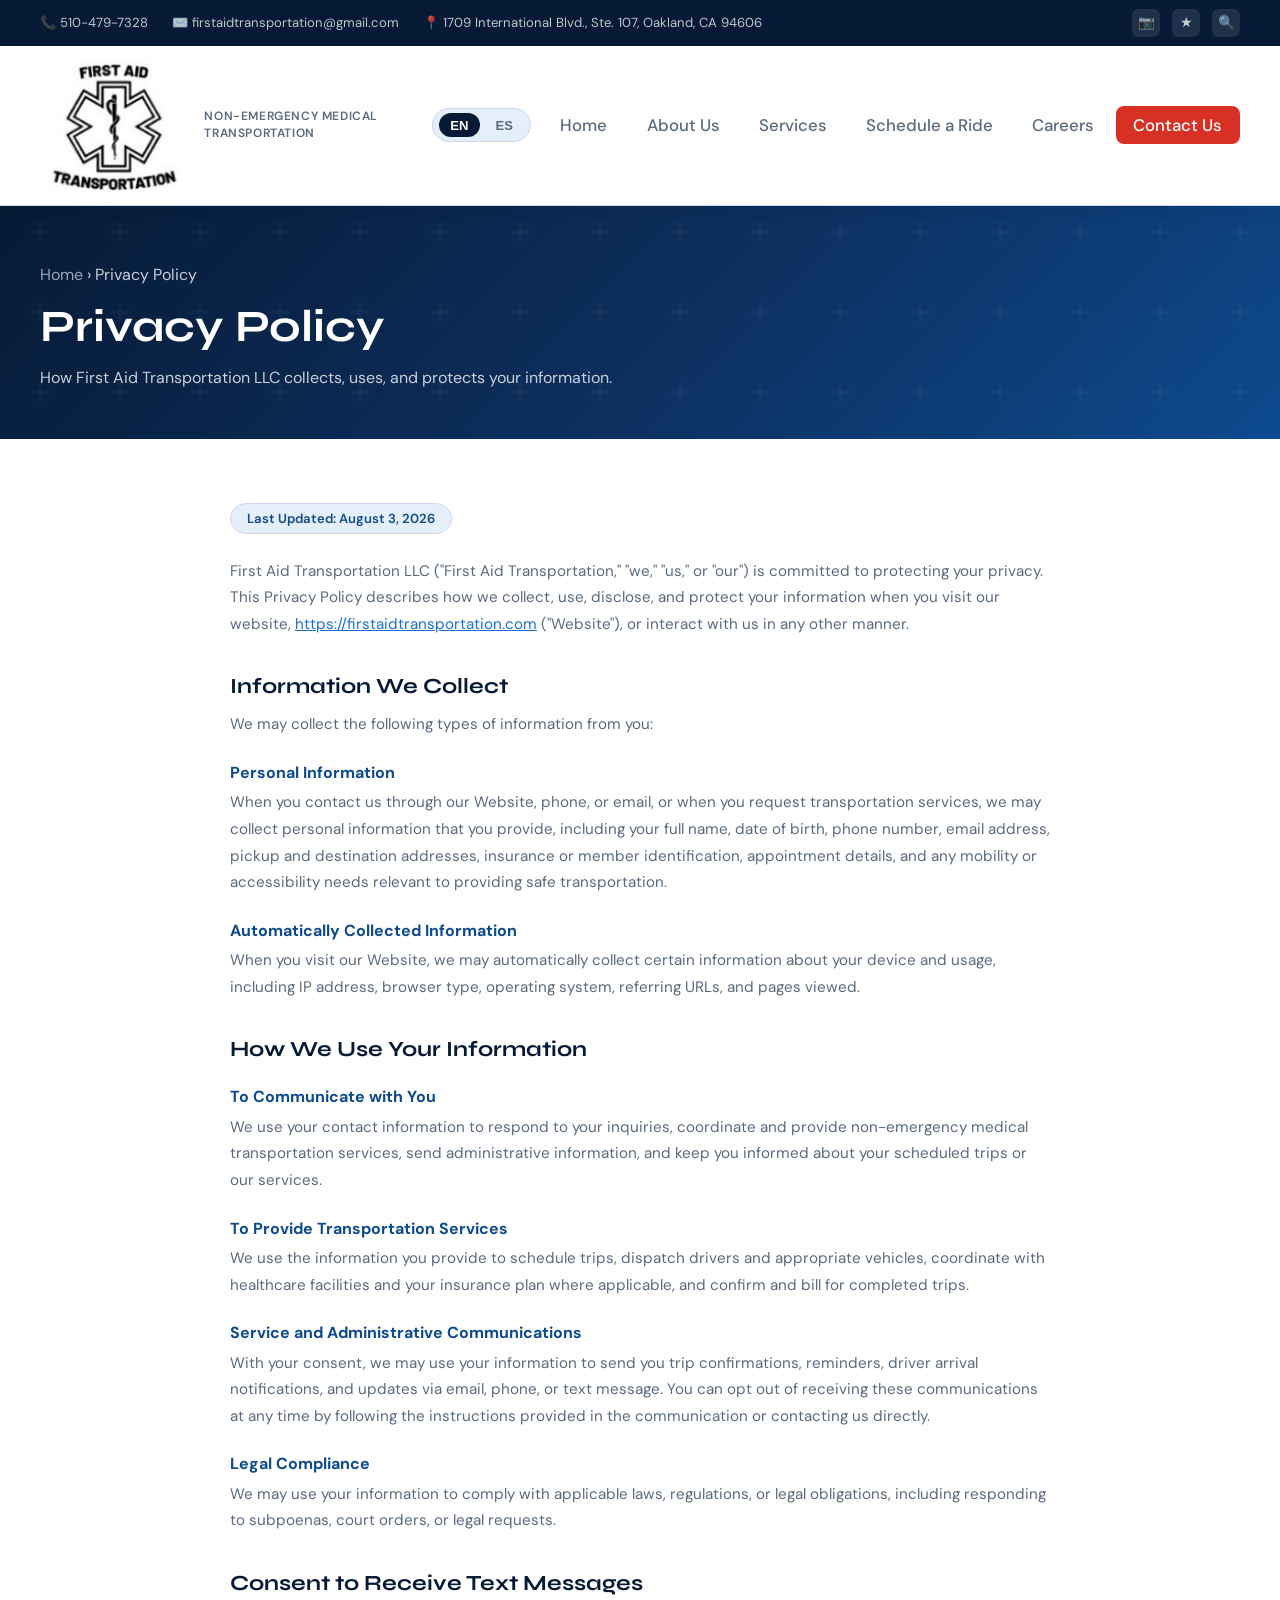
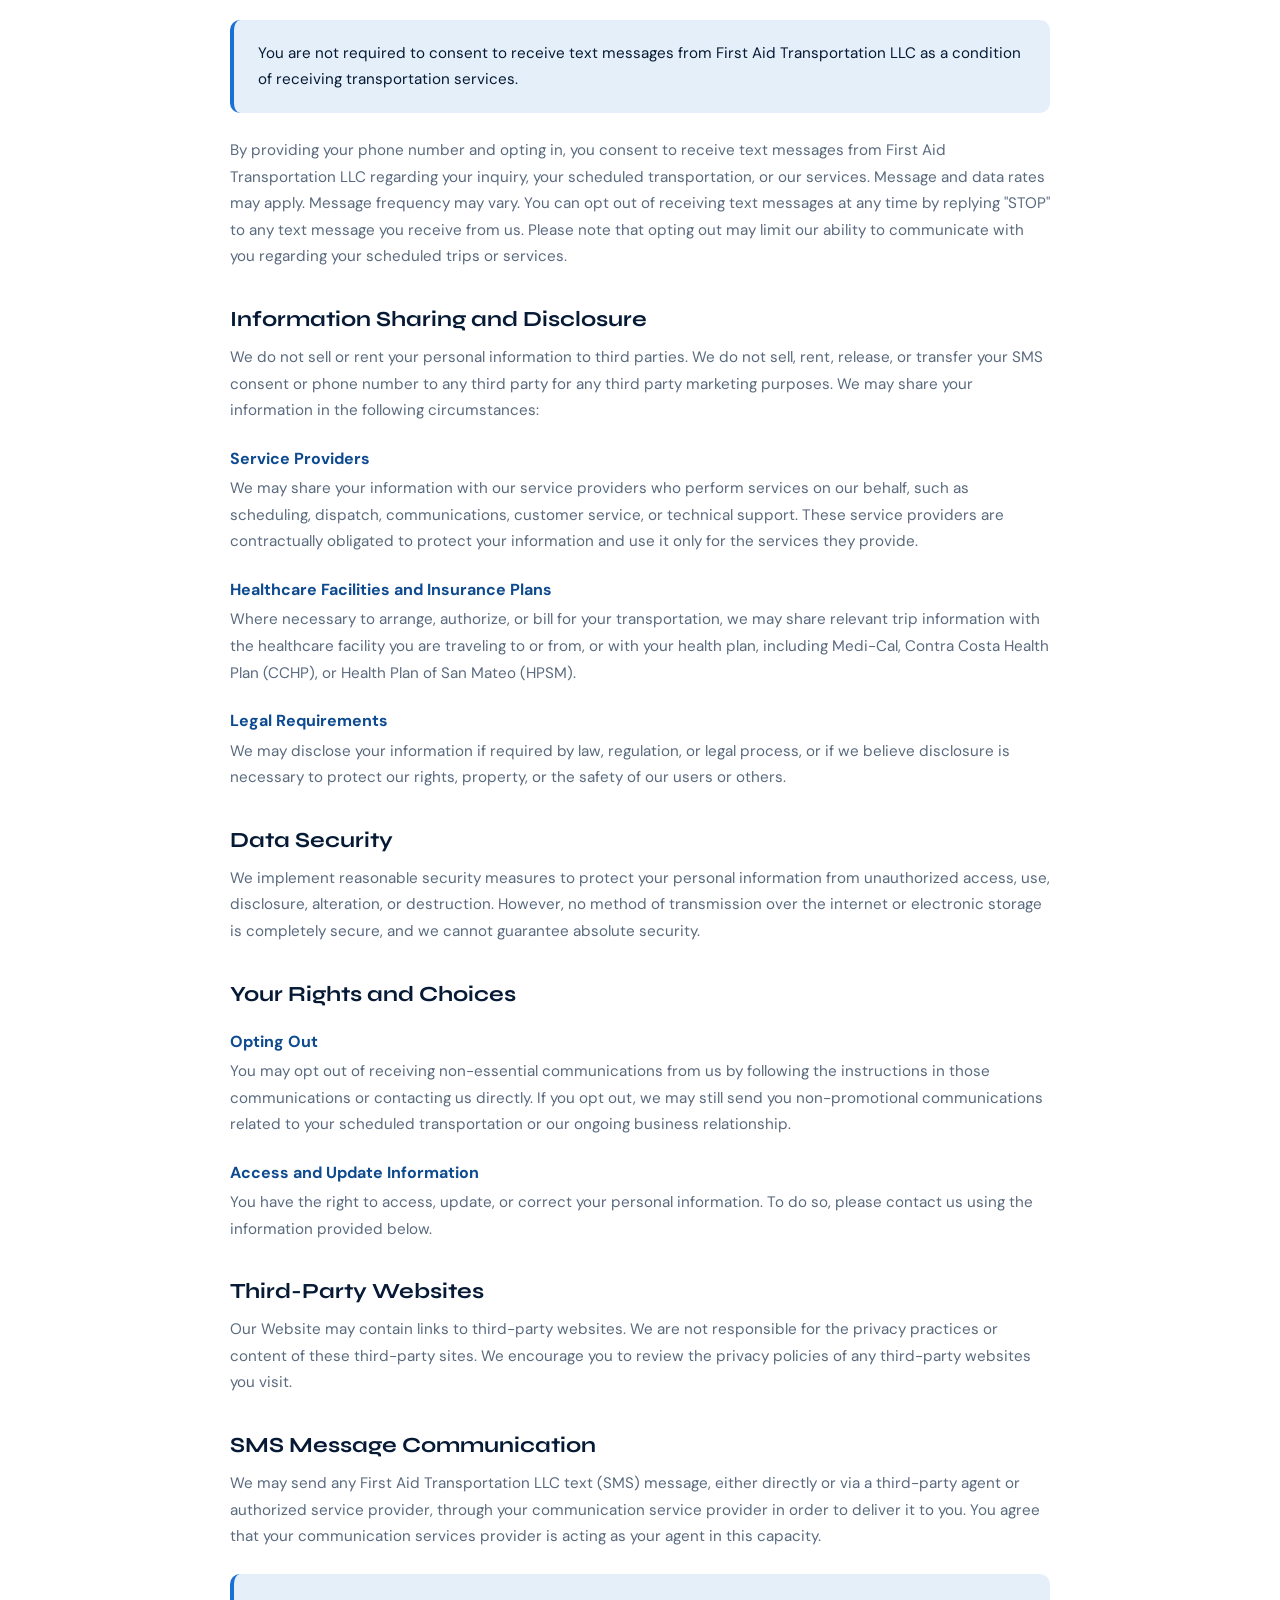
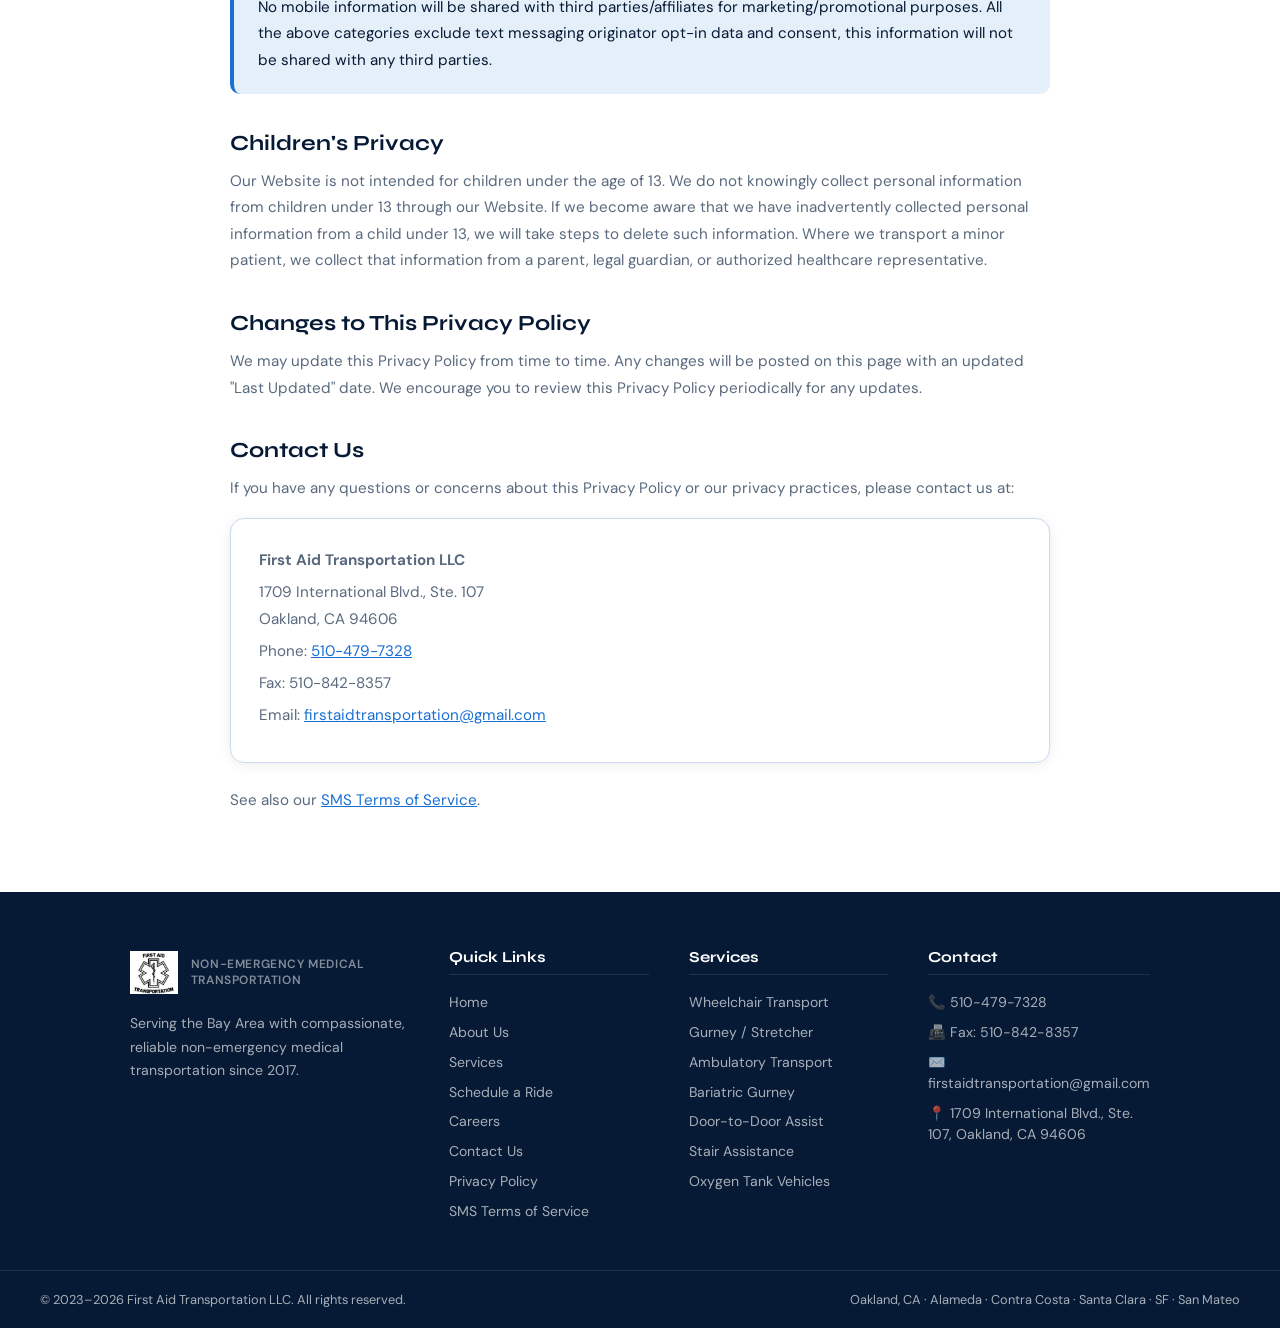
<file: privacy.html>
<!DOCTYPE html>
<html lang="en">
<head>
  <meta charset="UTF-8"/>
  <meta name="viewport" content="width=device-width, initial-scale=1.0"/>
  <title>Privacy Policy | First Aid Transportation LLC</title>
  <link rel="stylesheet" href="style.css"/>
  <style>
    .legal-wrap { max-width: 820px; margin: 0 auto; }
    .legal-wrap h2 { font-family: var(--font-head); font-size: 1.35rem; color: var(--navy); margin: 2.25rem 0 .75rem; }
    .legal-wrap h3 { font-size: 1rem; color: var(--blue); margin: 1.5rem 0 .4rem; font-weight: 700; }
    .legal-wrap p { color: var(--gray); line-height: 1.75; font-size: .95rem; margin-bottom: .9rem; }
    .legal-wrap ul { margin: 0 0 1rem 1.25rem; }
    .legal-wrap li { color: var(--gray); line-height: 1.75; font-size: .95rem; margin-bottom: .5rem; }
    .legal-wrap a { color: var(--sky); }
    .updated { display: inline-block; background: var(--ice); border: 1px solid var(--border); border-radius: 30px; padding: .35rem 1rem; font-size: .82rem; font-weight: 600; color: var(--blue); margin-bottom: 1.5rem; }
    .callout { background: var(--ice); border-left: 4px solid var(--sky); border-radius: 10px; padding: 1.25rem 1.5rem; margin: 1.5rem 0; }
    .callout p { margin-bottom: 0; color: var(--navy); }
    .contact-block { background: var(--white); border: 1.5px solid var(--border); border-radius: var(--radius); padding: 1.75rem; margin-top: 1rem; box-shadow: var(--shadow-sm); }
    .contact-block p { margin-bottom: .35rem; }
    .lang-toggle{display:flex;align-items:center;gap:.3rem;background:var(--ice);border:1.5px solid var(--border);border-radius:30px;padding:.25rem .35rem;}
    .lang-btn{padding:.28rem .7rem;border-radius:20px;font-size:.82rem;font-weight:700;cursor:pointer;border:none;background:transparent;color:var(--gray);transition:all var(--transition);}
    .lang-btn.active{background:var(--navy);color:#fff;}
  </style>
</head>
<body>
<div id="topbar"></div>
<nav>
  <a href="index.html" class="nav-logo">
    <img src="logo.png" alt="First Aid Transportation Logo"/>
    <div class="logo-text"><small data-en="Non-Emergency Medical Transportation" data-es="Transporte Médico No de Emergencia">Non-Emergency Medical Transportation</small></div>
  </a>
  <div style="display:flex;align-items:center;margin-left:auto;margin-right:.75rem;"><div class="lang-toggle"><button class="lang-btn active" id="btnEN" onclick="setLang('en')">EN</button><button class="lang-btn" id="btnES" onclick="setLang('es')">ES</button></div></div>
  <div class="hamburger" id="hbg"><span></span><span></span><span></span></div>
  <ul class="nav-links" id="navLinks">
    <li><a href="index.html">Home</a></li>
    <li><a href="about.html" data-en="About Us" data-es="Sobre Nosotros">About Us</a></li>
    <li><a href="services.html" data-en="Services" data-es="Servicios">Services</a></li>
    <li><a href="schedule.html" data-en="Schedule a Ride" data-es="Reservar un Viaje">Schedule a Ride</a></li>
    <li><a href="careers.html" data-en="Careers" data-es="Empleos">Careers</a></li>
    <li><a href="contact.html" class="nav-cta" data-en="Contact Us" data-es="Contáctenos">Contact Us</a></li>
  </ul>
</nav>

<div class="page-hero fade-up">
  <div class="page-hero-inner">
    <p class="breadcrumb"><a href="index.html">Home</a> › Privacy Policy</p>
    <h1>Privacy Policy</h1>
    <p>How First Aid Transportation LLC collects, uses, and protects your information.</p>
  </div>
</div>

<section class="section">
  <div class="legal-wrap">
    <span class="updated">Last Updated: August 3, 2026</span>

    <p>First Aid Transportation LLC ("First Aid Transportation," "we," "us," or "our") is committed to protecting your privacy. This Privacy Policy describes how we collect, use, disclose, and protect your information when you visit our website, <a href="https://firstaidtransportation.com">https://firstaidtransportation.com</a> ("Website"), or interact with us in any other manner.</p>

    <h2>Information We Collect</h2>
    <p>We may collect the following types of information from you:</p>
    <h3>Personal Information</h3>
    <p>When you contact us through our Website, phone, or email, or when you request transportation services, we may collect personal information that you provide, including your full name, date of birth, phone number, email address, pickup and destination addresses, insurance or member identification, appointment details, and any mobility or accessibility needs relevant to providing safe transportation.</p>
    <h3>Automatically Collected Information</h3>
    <p>When you visit our Website, we may automatically collect certain information about your device and usage, including IP address, browser type, operating system, referring URLs, and pages viewed.</p>

    <h2>How We Use Your Information</h2>
    <h3>To Communicate with You</h3>
    <p>We use your contact information to respond to your inquiries, coordinate and provide non-emergency medical transportation services, send administrative information, and keep you informed about your scheduled trips or our services.</p>
    <h3>To Provide Transportation Services</h3>
    <p>We use the information you provide to schedule trips, dispatch drivers and appropriate vehicles, coordinate with healthcare facilities and your insurance plan where applicable, and confirm and bill for completed trips.</p>
    <h3>Service and Administrative Communications</h3>
    <p>With your consent, we may use your information to send you trip confirmations, reminders, driver arrival notifications, and updates via email, phone, or text message. You can opt out of receiving these communications at any time by following the instructions provided in the communication or contacting us directly.</p>
    <h3>Legal Compliance</h3>
    <p>We may use your information to comply with applicable laws, regulations, or legal obligations, including responding to subpoenas, court orders, or legal requests.</p>

    <h2>Consent to Receive Text Messages</h2>
    <div class="callout">
      <p>You are not required to consent to receive text messages from First Aid Transportation LLC as a condition of receiving transportation services.</p>
    </div>
    <p>By providing your phone number and opting in, you consent to receive text messages from First Aid Transportation LLC regarding your inquiry, your scheduled transportation, or our services. Message and data rates may apply. Message frequency may vary. You can opt out of receiving text messages at any time by replying "STOP" to any text message you receive from us. Please note that opting out may limit our ability to communicate with you regarding your scheduled trips or services.</p>

    <h2>Information Sharing and Disclosure</h2>
    <p>We do not sell or rent your personal information to third parties. We do not sell, rent, release, or transfer your SMS consent or phone number to any third party for any third party marketing purposes. We may share your information in the following circumstances:</p>
    <h3>Service Providers</h3>
    <p>We may share your information with our service providers who perform services on our behalf, such as scheduling, dispatch, communications, customer service, or technical support. These service providers are contractually obligated to protect your information and use it only for the services they provide.</p>
    <h3>Healthcare Facilities and Insurance Plans</h3>
    <p>Where necessary to arrange, authorize, or bill for your transportation, we may share relevant trip information with the healthcare facility you are traveling to or from, or with your health plan, including Medi-Cal, Contra Costa Health Plan (CCHP), or Health Plan of San Mateo (HPSM).</p>
    <h3>Legal Requirements</h3>
    <p>We may disclose your information if required by law, regulation, or legal process, or if we believe disclosure is necessary to protect our rights, property, or the safety of our users or others.</p>

    <h2>Data Security</h2>
    <p>We implement reasonable security measures to protect your personal information from unauthorized access, use, disclosure, alteration, or destruction. However, no method of transmission over the internet or electronic storage is completely secure, and we cannot guarantee absolute security.</p>

    <h2>Your Rights and Choices</h2>
    <h3>Opting Out</h3>
    <p>You may opt out of receiving non-essential communications from us by following the instructions in those communications or contacting us directly. If you opt out, we may still send you non-promotional communications related to your scheduled transportation or our ongoing business relationship.</p>
    <h3>Access and Update Information</h3>
    <p>You have the right to access, update, or correct your personal information. To do so, please contact us using the information provided below.</p>

    <h2>Third-Party Websites</h2>
    <p>Our Website may contain links to third-party websites. We are not responsible for the privacy practices or content of these third-party sites. We encourage you to review the privacy policies of any third-party websites you visit.</p>

    <h2>SMS Message Communication</h2>
    <p>We may send any First Aid Transportation LLC text (SMS) message, either directly or via a third-party agent or authorized service provider, through your communication service provider in order to deliver it to you. You agree that your communication services provider is acting as your agent in this capacity.</p>
    <div class="callout">
      <p>No mobile information will be shared with third parties/affiliates for marketing/promotional purposes. All the above categories exclude text messaging originator opt-in data and consent, this information will not be shared with any third parties.</p>
    </div>

    <h2>Children's Privacy</h2>
    <p>Our Website is not intended for children under the age of 13. We do not knowingly collect personal information from children under 13 through our Website. If we become aware that we have inadvertently collected personal information from a child under 13, we will take steps to delete such information. Where we transport a minor patient, we collect that information from a parent, legal guardian, or authorized healthcare representative.</p>

    <h2>Changes to This Privacy Policy</h2>
    <p>We may update this Privacy Policy from time to time. Any changes will be posted on this page with an updated "Last Updated" date. We encourage you to review this Privacy Policy periodically for any updates.</p>

    <h2>Contact Us</h2>
    <p>If you have any questions or concerns about this Privacy Policy or our privacy practices, please contact us at:</p>
    <div class="contact-block">
      <p><strong>First Aid Transportation LLC</strong></p>
      <p>1709 International Blvd., Ste. 107<br/>Oakland, CA 94606</p>
      <p>Phone: <a href="tel:5104797328">510-479-7328</a></p>
      <p>Fax: 510-842-8357</p>
      <p>Email: <a href="mailto:firstaidtransportation@gmail.com">firstaidtransportation@gmail.com</a></p>
    </div>

    <p style="margin-top:1.5rem;">See also our <a href="sms-terms.html">SMS Terms of Service</a>.</p>
  </div>
</section>

<div id="footer"></div>
<script src="shared.js"></script>
<script>
  const hamburger=document.getElementById('hbg');
  const navLinks=document.getElementById('navLinks');
  if(hamburger && navLinks){
    hamburger.onclick=function(e){
      e.stopPropagation();
      hamburger.classList.toggle('open');
      navLinks.classList.toggle('open');
    };
    navLinks.querySelectorAll('a').forEach(link=>{
      link.onclick=function(){
        hamburger.classList.remove('open');
        navLinks.classList.remove('open');
      };
    });
    document.onclick=function(e){
      if(hamburger.classList.contains('open') && !hamburger.contains(e.target) && !navLinks.contains(e.target)){
        hamburger.classList.remove('open');
        navLinks.classList.remove('open');
      }
    };
  }

  function setLang(lang){
    localStorage.setItem('lang',lang);
    document.documentElement.lang=lang;
    document.querySelectorAll('[data-en]').forEach(el=>{
      const val=el.getAttribute('data-'+lang);
      if(val!==null) el.innerHTML=val;
    });
    document.querySelectorAll('[data-ph-en]').forEach(el=>{
      const val=el.getAttribute('data-ph-'+lang);
      if(val!==null) el.placeholder=val;
    });
    const btnEN=document.getElementById('btnEN');
    const btnES=document.getElementById('btnES');
    if(btnEN) btnEN.classList.toggle('active',lang==='en');
    if(btnES) btnES.classList.toggle('active',lang==='es');
  }
  document.addEventListener('DOMContentLoaded',function(){
    const savedLang=localStorage.getItem('lang')||'en';
    if(savedLang==='es') setLang('es');
  });
</script>
</body>
</html>
</file>
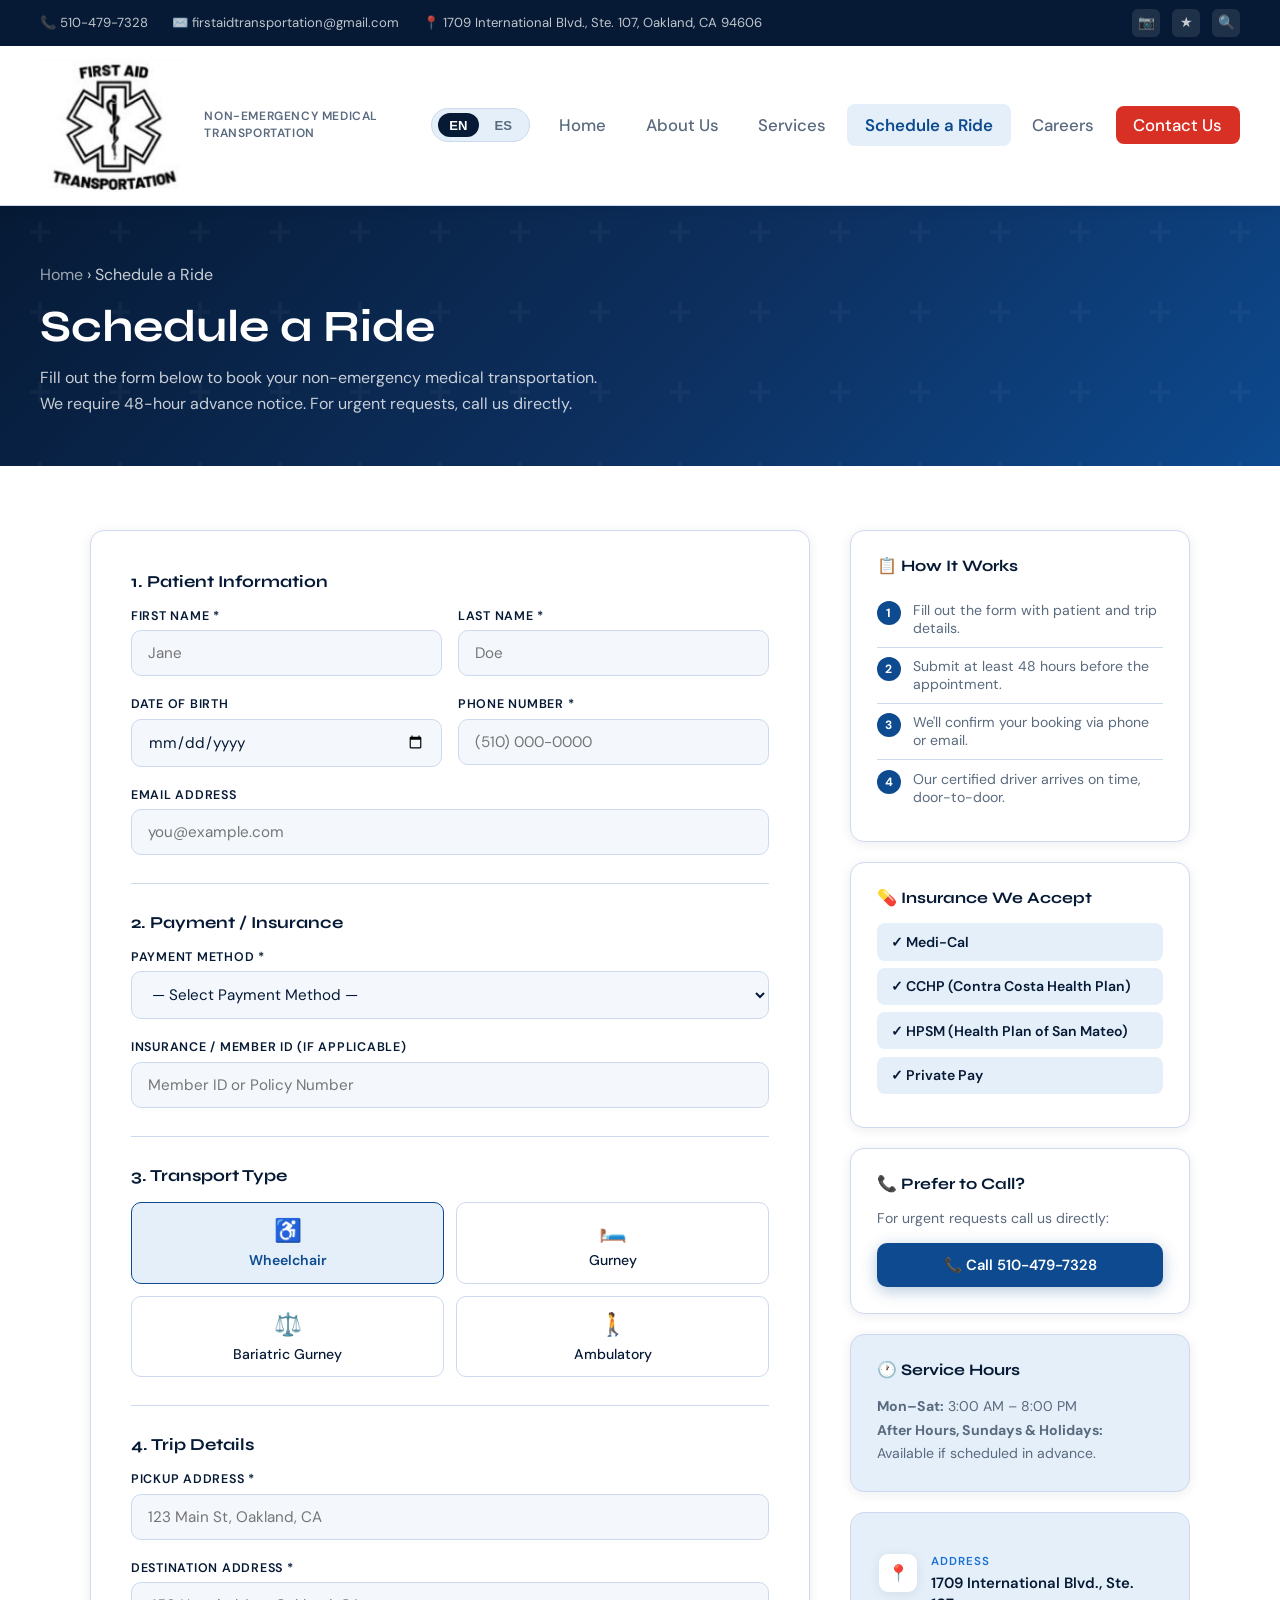
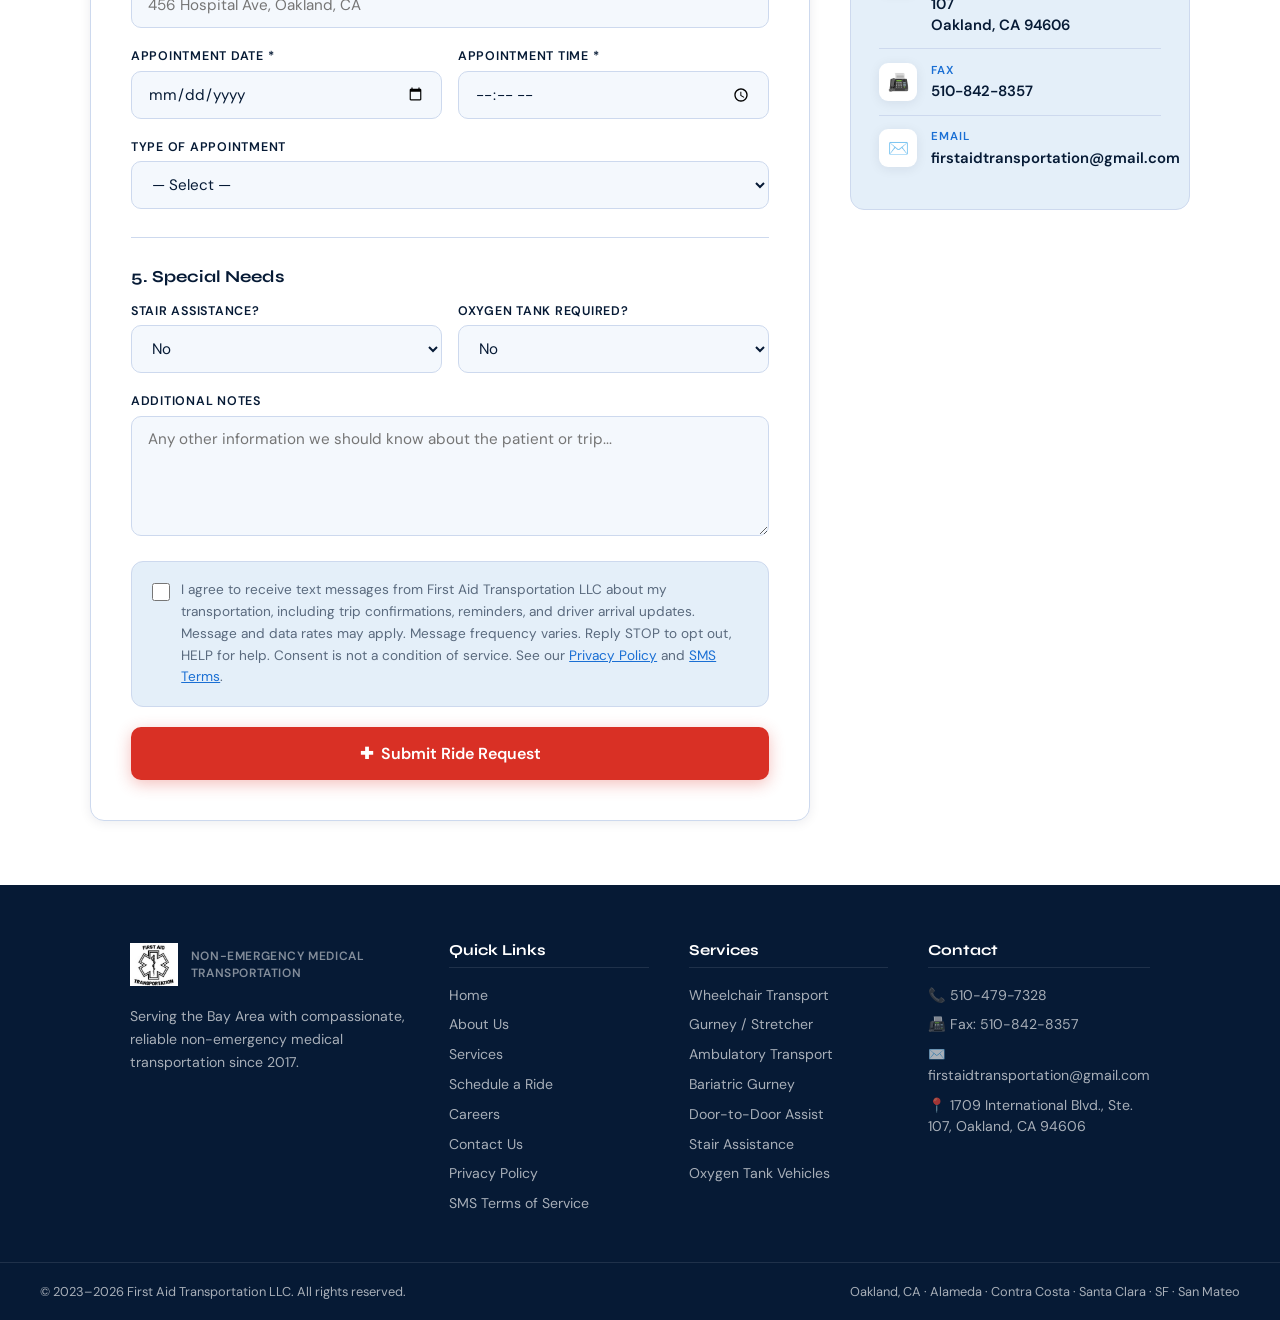
<file: schedule.html>
<!DOCTYPE html>
<html lang="en">
<head>
  <meta charset="UTF-8"/>
  <meta name="viewport" content="width=device-width, initial-scale=1.0"/>
  <title>Schedule a Ride | First Aid Transportation LLC</title>
  <link rel="stylesheet" href="style.css"/>
  <style>
    .schedule-layout { display: grid; grid-template-columns: 1fr 340px; gap: 2.5rem; align-items: start; }
    @media (max-width:860px) { .schedule-layout { grid-template-columns: 1fr; } }
    .form-card { background: var(--white); border: 1px solid var(--border); border-radius: var(--radius); padding: 2.5rem; box-shadow: var(--shadow-sm); }
    .fsec { font-family: var(--font-head); font-size: 1.05rem; color: var(--navy); margin: 1.75rem 0 1rem; padding-top: 1.75rem; border-top: 1px solid var(--border); }
    .fsec:first-of-type { margin-top: 0; border-top: none; padding-top: 0; }
    .transport-options { display: grid; grid-template-columns: 1fr 1fr; gap: .75rem; margin-bottom: 1.25rem; }
    .transport-opt { display: none; }
    .transport-label { border: 1.5px solid var(--border); border-radius: 10px; padding: .85rem 1rem; cursor: pointer; font-size: .88rem; font-weight: 500; text-align: center; transition: all var(--transition); user-select: none; display: flex; flex-direction: column; align-items: center; gap: .35rem; }
    .transport-label .tl-icon { font-size: 1.4rem; }
    .transport-opt:checked + .transport-label { border-color: var(--blue); background: var(--ice); color: var(--blue); font-weight: 600; }
    .transport-label:hover { border-color: var(--sky); background: var(--off-white); }
    .side-info { display: flex; flex-direction: column; gap: 1.25rem; }
    .info-card { background: var(--white); border: 1px solid var(--border); border-radius: var(--radius); padding: 1.6rem; box-shadow: var(--shadow-sm); }
    .info-card h4 { font-family: var(--font-head); font-size: 1rem; margin-bottom: 1rem; }
    .step-list { list-style: none; counter-reset: steps; }
    .step-list li { counter-increment: steps; display: flex; gap: .75rem; padding: .6rem 0; border-bottom: 1px solid var(--border); font-size: .88rem; color: var(--gray); }
    .step-list li:last-child { border-bottom: none; }
    .step-list li::before { content: counter(steps); min-width: 24px; height: 24px; background: var(--blue); color: #fff; border-radius: 50%; display: grid; place-items: center; font-size: .75rem; font-weight: 700; flex-shrink: 0; }
    .pay-opt { background: var(--ice); border-radius: 8px; padding: .6rem .9rem; font-size: .88rem; font-weight: 600; color: var(--navy); margin-bottom: .45rem; }

    .lang-toggle{display:flex;align-items:center;gap:.3rem;background:var(--ice);border:1.5px solid var(--border);border-radius:30px;padding:.25rem .35rem;}
    .lang-btn{padding:.28rem .7rem;border-radius:20px;font-size:.82rem;font-weight:700;cursor:pointer;border:none;background:transparent;color:var(--gray);transition:all var(--transition);}
    .lang-btn.active{background:var(--navy);color:#fff;}
  </style>
</head>
<body>
<div id="topbar"></div>
<nav>
  <a href="index.html" class="nav-logo">
    <img src="logo.png" alt="First Aid Transportation Logo"/>
    <div class="logo-text"><small data-en="Non-Emergency Medical Transportation" data-es="Transporte Médico No de Emergencia">Non-Emergency Medical Transportation</small></div>
  </a>
  <div style="display:flex;align-items:center;margin-left:auto;margin-right:.75rem;"><div class="lang-toggle"><button class="lang-btn active" id="btnEN" onclick="setLang('en')">EN</button><button class="lang-btn" id="btnES" onclick="setLang('es')">ES</button></div></div>
  <div class="hamburger" id="hbg"><span></span><span></span><span></span></div>
  <ul class="nav-links" id="navLinks">
    <li><a href="index.html">Home</a></li>
    <li><a href="about.html" data-en="About Us" data-es="Sobre Nosotros">About Us</a></li>
    <li><a href="services.html" data-en="Services" data-es="Servicios">Services</a></li>
    <li><a href="schedule.html" class="active" data-en="Schedule a Ride" data-es="Reservar un Viaje">Schedule a Ride</a></li>
    <li><a href="careers.html" data-en="Careers" data-es="Empleos">Careers</a></li>
    <li><a href="contact.html" class="nav-cta" data-en="Contact Us" data-es="Contáctenos">Contact Us</a></li>
  </ul>
</nav>
<div class="page-hero fade-up">
  <div class="page-hero-inner">
    <p class="breadcrumb"><a href="index.html">Home</a> › Schedule a Ride</p>
    <h1 data-en="Schedule a Ride" data-es="Reservar un Viaje">Schedule a Ride</h1>
    <p data-en="Fill out the form below to book your non-emergency medical transportation. We require 48-hour advance notice. For urgent requests, call us directly." data-es="Complete el formulario para reservar su transporte médico no de emergencia. Requerimos aviso con 48 horas de anticipación. Para solicitudes urgentes, llámenos directamente.">Fill out the form below to book your non-emergency medical transportation. We require 48-hour advance notice. For urgent requests, call us directly.</p>
  </div>
</div>
<section class="section">
  <div class="container">
    <div class="schedule-layout">
      <div class="form-card fade-up">
        <form id="scheduleForm" action="https://formspree.io/f/mreogebl" method="POST" onsubmit="handleSubmit(event)">
          <input type="hidden" name="_subject" value="New Ride Request — First Aid Transportation"/>
          <input type="hidden" name="_replyto" value="firstaidtransportation@gmail.com"/>
          <h3 class="fsec" data-en="1. Patient Information" data-es="1. Información del Paciente">1. Patient Information</h3>
          <div class="form-row">
            <div class="form-group"><label data-en="First Name *" data-es="Nombre *">First Name *</label><input type="text" name="First Name" placeholder="Jane" required/></div>
            <div class="form-group"><label data-en="Last Name *" data-es="Apellido *">Last Name *</label><input type="text" name="Last Name" placeholder="Doe" required/></div>
          </div>
          <div class="form-row">
            <div class="form-group"><label data-en="Date of Birth" data-es="Fecha de Nacimiento">Date of Birth</label><input type="date" name="Date of Birth"/></div>
            <div class="form-group"><label data-en="Phone Number *" data-es="Número de Teléfono *">Phone Number *</label><input type="tel" name="Phone Number" placeholder="(510) 000-0000" required/></div>
          </div>
          <div class="form-group"><label data-en="Email Address" data-es="Correo Electrónico">Email Address</label><input type="email" name="Email" placeholder="you@example.com"/></div>

          <h3 class="fsec" data-en="2. Payment / Insurance" data-es="2. Pago / Seguro">2. Payment / Insurance</h3>
          <div class="form-group">
            <label data-en="Payment Method *" data-es="Método de Pago *">Payment Method *</label>
            <select name="Payment Method" id="paymentMethod" required onchange="togglePrivatePayNote()">
              <option value="" data-en="— Select Payment Method —" data-es="— Seleccione Método de Pago —">— Select Payment Method —</option>
              <option value="Medi-Cal">Medi-Cal</option>
              <option value="CCHP (Contra Costa Health Plan)">CCHP (Contra Costa Health Plan)</option>
              <option value="HPSM (Health Plan of San Mateo)">HPSM (Health Plan of San Mateo)</option>
              <option value="Private Pay" data-en="Private Pay" data-es="Pago Privado">Private Pay</option>
              <option value="Other Insurance" data-en="Other Insurance" data-es="Otro Seguro">Other Insurance</option>
            </select>
          </div>
          <div class="form-group"><label data-en="Insurance / Member ID (if applicable)" data-es="Seguro / ID de Miembro (si aplica)">Insurance / Member ID (if applicable)</label><input type="text" name="Member ID" placeholder="Member ID or Policy Number" data-ph-en="Member ID or Policy Number" data-ph-es="ID de Miembro o Número de Póliza"/></div>

          <!-- PRIVATE PAY BILLING NOTE (shown only when Private Pay selected) -->
          <div id="privatePayNote" style="display:none;background:var(--ice);border-left:4px solid var(--sky);border-radius:10px;padding:1.15rem 1.35rem;margin-bottom:1.25rem;">
            <div style="display:flex;align-items:center;gap:.5rem;margin-bottom:.5rem;">
              <span style="font-size:1.1rem;">💳</span>
              <span style="font-size:.8rem;font-weight:700;color:var(--blue);letter-spacing:.06em;text-transform:uppercase;" data-en="Private Pay Billing" data-es="Facturación de Pago Privado">Private Pay Billing</span>
            </div>
            <p style="font-size:.87rem;color:var(--gray);line-height:1.65;margin:0;" data-en="No payment is required now, and we never ask for card details through this form. Once we confirm your trip we’ll go over pricing with you, and payment is collected after your transport is completed. Questions about cost? Call us at &lt;a href=&quot;tel:5104797328&quot; style=&quot;color:var(--sky);font-weight:600;&quot;&gt;510-479-7328&lt;/a&gt;." data-es="No se requiere pago ahora, y nunca solicitamos datos de tarjeta a través de este formulario. Una vez confirmado su viaje, revisaremos el precio con usted, y el pago se cobra después de completar su transporte. ¿Preguntas sobre el costo? Llámenos al &lt;a href=&quot;tel:5104797328&quot; style=&quot;color:var(--sky);font-weight:600;&quot;&gt;510-479-7328&lt;/a&gt;.">No payment is required now, and we never ask for card details through this form. Once we confirm your trip we’ll go over pricing with you, and payment is collected after your transport is completed. Questions about cost? Call us at <a href="tel:5104797328" style="color:var(--sky);font-weight:600;">510-479-7328</a>.</p>
          </div>

          <h3 class="fsec" data-en="3. Transport Type" data-es="3. Tipo de Transporte">3. Transport Type</h3>
          <div class="transport-options">
            <input type="radio" name="Transport Type" id="t1" class="transport-opt" value="Wheelchair" checked/>
            <label for="t1" class="transport-label"><span class="tl-icon">♿</span>Wheelchair</label>
            <input type="radio" name="Transport Type" id="t2" class="transport-opt" value="Gurney"/>
            <label for="t2" class="transport-label"><span class="tl-icon">🛏️</span>Gurney</label>
            <input type="radio" name="Transport Type" id="t3" class="transport-opt" value="Bariatric Gurney"/>
            <label for="t3" class="transport-label"><span class="tl-icon">⚖️</span>Bariatric Gurney</label>
            <input type="radio" name="Transport Type" id="t4" class="transport-opt" value="Ambulatory"/>
            <label for="t4" class="transport-label"><span class="tl-icon">🚶</span>Ambulatory</label>
          </div>

          <h3 class="fsec" data-en="4. Trip Details" data-es="4. Detalles del Viaje">4. Trip Details</h3>
          <div class="form-group"><label data-en="Pickup Address *" data-es="Dirección de Recogida *">Pickup Address *</label><input type="text" name="Pickup Address" placeholder="123 Main St, Oakland, CA" required/></div>
          <div class="form-group"><label data-en="Destination Address *" data-es="Dirección de Destino *">Destination Address *</label><input type="text" name="Destination Address" placeholder="456 Hospital Ave, Oakland, CA" required/></div>
          <div class="form-row">
            <div class="form-group"><label data-en="Appointment Date *" data-es="Fecha de la Cita *">Appointment Date *</label><input type="date" name="Appointment Date" required/></div>
            <div class="form-group"><label data-en="Appointment Time *" data-es="Hora de la Cita *">Appointment Time *</label><input type="time" name="Appointment Time" required/></div>
          </div>
          <div class="form-group">
            <label data-en="Type of Appointment" data-es="Tipo de Cita">Type of Appointment</label>
            <select name="Appointment Type">
              <option value="" data-en="— Select —" data-es="— Seleccione —">— Select —</option>
              <option data-en="Doctor's Appointment" data-es="Cita Médica">Doctor's Appointment</option>
              <option data-en="Dialysis Center" data-es="Centro de Diálisis">Dialysis Center</option>
              <option data-en="Outpatient Surgery" data-es="Cirugía Ambulatoria">Outpatient Surgery</option>
              <option data-en="Hospital Discharge" data-es="Alta Hospitalaria">Hospital Discharge</option>
              <option data-en="Physical Therapy" data-es="Terapia Física">Physical Therapy</option>
              <option data-en="Lab / Imaging" data-es="Laboratorio / Imágenes">Lab / Imaging</option>
              <option data-en="Social Outing / Shopping" data-es="Salida Social / Compras">Social Outing / Shopping</option>
              <option data-en="Other" data-es="Otro">Other</option>
            </select>
          </div>

          <h3 class="fsec" data-en="5. Special Needs" data-es="5. Necesidades Especiales">5. Special Needs</h3>
          <div class="form-row">
            <div class="form-group"><label data-en="Stair Assistance?" data-es="¿Asistencia en Escaleras?">Stair Assistance?</label><select name="Stair Assistance"><option>No</option><option data-en="Yes — Pickup" data-es="Sí — Recogida">Yes — Pickup</option><option data-en="Yes — Drop-off" data-es="Sí — Entrega">Yes — Drop-off</option><option data-en="Yes — Both" data-es="Sí — Ambos">Yes — Both</option></select></div>
            <div class="form-group"><label data-en="Oxygen Tank Required?" data-es="¿Requiere Tanque de Oxígeno?">Oxygen Tank Required?</label><select name="Oxygen Tank"><option>No</option><option>Yes</option></select></div>
          </div>
          <div class="form-group"><label data-en="Additional Notes" data-es="Notas Adicionales">Additional Notes</label><textarea name="Additional Notes" placeholder="Any other information we should know about the patient or trip..." data-ph-en="Any other information we should know about the patient or trip..." data-ph-es="Cualquier otra información que debamos saber sobre el paciente o el viaje..."></textarea></div>
          <div style="background:var(--ice);border:1.5px solid var(--border);border-radius:12px;padding:1.1rem 1.25rem;margin:1.25rem 0;">
            <label style="display:flex;align-items:flex-start;gap:.7rem;cursor:pointer;font-weight:400;">
              <input type="checkbox" name="SMS Consent" value="Yes - opted in to SMS" style="margin-top:.25rem;width:18px;height:18px;flex-shrink:0;cursor:pointer;"/>
              <span style="font-size:.85rem;line-height:1.6;color:var(--gray);" data-en="I agree to receive text messages from First Aid Transportation LLC about my transportation, including trip confirmations, reminders, and driver arrival updates. Message and data rates may apply. Message frequency varies. Reply STOP to opt out, HELP for help. Consent is not a condition of service. See our &lt;a href=&quot;privacy.html&quot; style=&quot;color:var(--sky);&quot;&gt;Privacy Policy&lt;/a&gt; and &lt;a href=&quot;sms-terms.html&quot; style=&quot;color:var(--sky);&quot;&gt;SMS Terms&lt;/a&gt;." data-es="Acepto recibir mensajes de texto de First Aid Transportation LLC sobre mi transporte, incluyendo confirmaciones de viaje, recordatorios y avisos de llegada del conductor. Pueden aplicarse tarifas de mensajes y datos. La frecuencia de mensajes varía. Responda STOP para cancelar, HELP para ayuda. El consentimiento no es condición del servicio. Consulte nuestra &lt;a href=&quot;privacy.html&quot; style=&quot;color:var(--sky);&quot;&gt;Política de Privacidad&lt;/a&gt; y &lt;a href=&quot;sms-terms.html&quot; style=&quot;color:var(--sky);&quot;&gt;Términos SMS&lt;/a&gt;.">I agree to receive text messages from First Aid Transportation LLC about my transportation, including trip confirmations, reminders, and driver arrival updates. Message and data rates may apply. Message frequency varies. Reply STOP to opt out, HELP for help. Consent is not a condition of service. See our <a href="privacy.html" style="color:var(--sky);">Privacy Policy</a> and <a href="sms-terms.html" style="color:var(--sky);">SMS Terms</a>.</span>
            </label>
          </div>
          <button type="submit" class="btn btn-danger" style="width:100%;justify-content:center;font-size:1rem;padding:1rem;" data-en="✚ &nbsp;Submit Ride Request" data-es="✚ &nbsp;Enviar Solicitud de Viaje">✚ &nbsp;Submit Ride Request</button>
        </form>
        <div class="success-msg" id="successMsg">✅ Your ride request has been submitted! We'll contact you within a few hours to confirm. For urgent needs, call <a href="tel:5104797328">510-479-7328</a>.</div>
      </div>

      <div class="side-info fade-up delay-2">
        <div class="info-card">
          <h4 data-en="📋 How It Works" data-es="📋 Cómo Funciona">📋 How It Works</h4>
          <ol class="step-list">
            <li data-en="Fill out the form with patient and trip details." data-es="Complete el formulario con los datos del paciente y del viaje.">Fill out the form with patient and trip details.</li>
            <li data-en="Submit at least 48 hours before the appointment." data-es="Envíelo al menos 48 horas antes de la cita.">Submit at least 48 hours before the appointment.</li>
            <li data-en="We'll confirm your booking via phone or email." data-es="Confirmaremos su reserva por teléfono o correo electrónico.">We'll confirm your booking via phone or email.</li>
            <li data-en="Our certified driver arrives on time, door-to-door." data-es="Nuestro conductor certificado llega puntual, de puerta a puerta.">Our certified driver arrives on time, door-to-door.</li>
          </ol>
        </div>
        <div class="info-card">
          <h4 data-en="💊 Insurance We Accept" data-es="💊 Seguros Que Aceptamos">💊 Insurance We Accept</h4>
          <div class="pay-opt">✓ Medi-Cal</div>
          <div class="pay-opt">✓ CCHP (Contra Costa Health Plan)</div>
          <div class="pay-opt">✓ HPSM (Health Plan of San Mateo)</div>
          <div class="pay-opt">✓ Private Pay</div>
        </div>
        <div class="info-card">
          <h4 data-en="📞 Prefer to Call?" data-es="📞 ¿Prefiere Llamar?">📞 Prefer to Call?</h4>
          <p style="font-size:.88rem;color:var(--gray);margin-bottom:1rem;" data-en="For urgent requests call us directly:" data-es="Para solicitudes urgentes, llámenos directamente:">For urgent requests call us directly:</p>
          <a href="tel:5104797328" class="btn btn-primary" style="width:100%;justify-content:center;">📞 Call 510-479-7328</a>
        </div>
        <div class="info-card" style="background:var(--ice);">
          <h4 data-en="🕐 Service Hours" data-es="🕐 Horario de Servicio">🕐 Service Hours</h4>
          <p style="font-size:.88rem;color:var(--gray);line-height:1.65;"><strong data-en="Mon–Sat:" data-es="Lun–Sáb:">Mon–Sat:</strong> 3:00 AM – 8:00 PM<br/><strong data-en="After Hours, Sundays & Holidays:" data-es="Fuera de horario, domingos y feriados:">After Hours, Sundays & Holidays:</strong> Available if scheduled in advance.</p>
        </div>
        <div class="contact-box">
          <div class="contact-item"><div class="ci-icon">📍</div><div><span class="ci-label" data-en="Address" data-es="Dirección">Address</span><span class="ci-value">1709 International Blvd., Ste. 107<br/>Oakland, CA 94606</span></div></div>
          <div class="contact-item"><div class="ci-icon">📠</div><div><span class="ci-label">Fax</span><span class="ci-value">510-842-8357</span></div></div>
          <div class="contact-item"><div class="ci-icon">✉️</div><div><span class="ci-label" data-en="Email" data-es="Correo Electrónico">Email</span><span class="ci-value"><a href="mailto:firstaidtransportation@gmail.com">firstaidtransportation@gmail.com</a></span></div></div>
        </div>
      </div>
    </div>
  </div>
</section>
<div id="footer"></div>
<script src="shared.js"></script>
<script>
  const hamburger=document.getElementById('hbg');
  const navLinks=document.getElementById('navLinks');
  if(hamburger && navLinks){
    hamburger.onclick=function(e){
      e.stopPropagation();
      hamburger.classList.toggle('open');
      navLinks.classList.toggle('open');
    };
    navLinks.querySelectorAll('a').forEach(link=>{
      link.onclick=function(){
        hamburger.classList.remove('open');
        navLinks.classList.remove('open');
      };
    });
    document.onclick=function(e){
      if(hamburger.classList.contains('open') && e.target!==hamburger && !hamburger.contains(e.target) && !navLinks.contains(e.target)){
        hamburger.classList.remove('open');
        navLinks.classList.remove('open');
      }
    };
  }
  function setLang(lang){
    localStorage.setItem('lang',lang);
    document.documentElement.lang=lang;
    document.querySelectorAll('[data-en]').forEach(el=>{
      const val=el.getAttribute('data-'+lang);
      if(val!==null) el.innerHTML=val;
    });
    document.querySelectorAll('[data-ph-en]').forEach(el=>{
      const val=el.getAttribute('data-ph-'+lang);
      if(val!==null) el.placeholder=val;
    });
    document.querySelectorAll('a[data-en]').forEach(el=>{
      const val=el.getAttribute('data-'+lang);
      if(val!==null) el.textContent=val;
    });
    const btnEN=document.getElementById('btnEN');
    const btnES=document.getElementById('btnES');
    if(btnEN) btnEN.classList.toggle('active',lang==='en');
    if(btnES) btnES.classList.toggle('active',lang==='es');
  }
  document.addEventListener('DOMContentLoaded', function(){
    const savedLang=localStorage.getItem('lang')||'en';
    if(savedLang==='es') setLang('es');
  });


  function togglePrivatePayNote(){
    const isPrivate = document.getElementById('paymentMethod').value === 'Private Pay';
    document.getElementById('privatePayNote').style.display = isPrivate ? 'block' : 'none';
  }

  async function handleSubmit(e){
    e.preventDefault();
    const form = document.getElementById('scheduleForm');

    const data = new FormData(form);
    try {
      const res = await fetch(form.action, { method:'POST', body:data, headers:{'Accept':'application/json'} });
      if(res.ok){
        form.style.display='none';
        document.getElementById('successMsg').style.display='block';
      } else {
        alert('There was a problem submitting. Please call us at 510-479-7328.');
      }
    } catch(err){
      alert('There was a problem submitting. Please call us at 510-479-7328.');
    }
  }
</script>
</body>
</html>
</file>
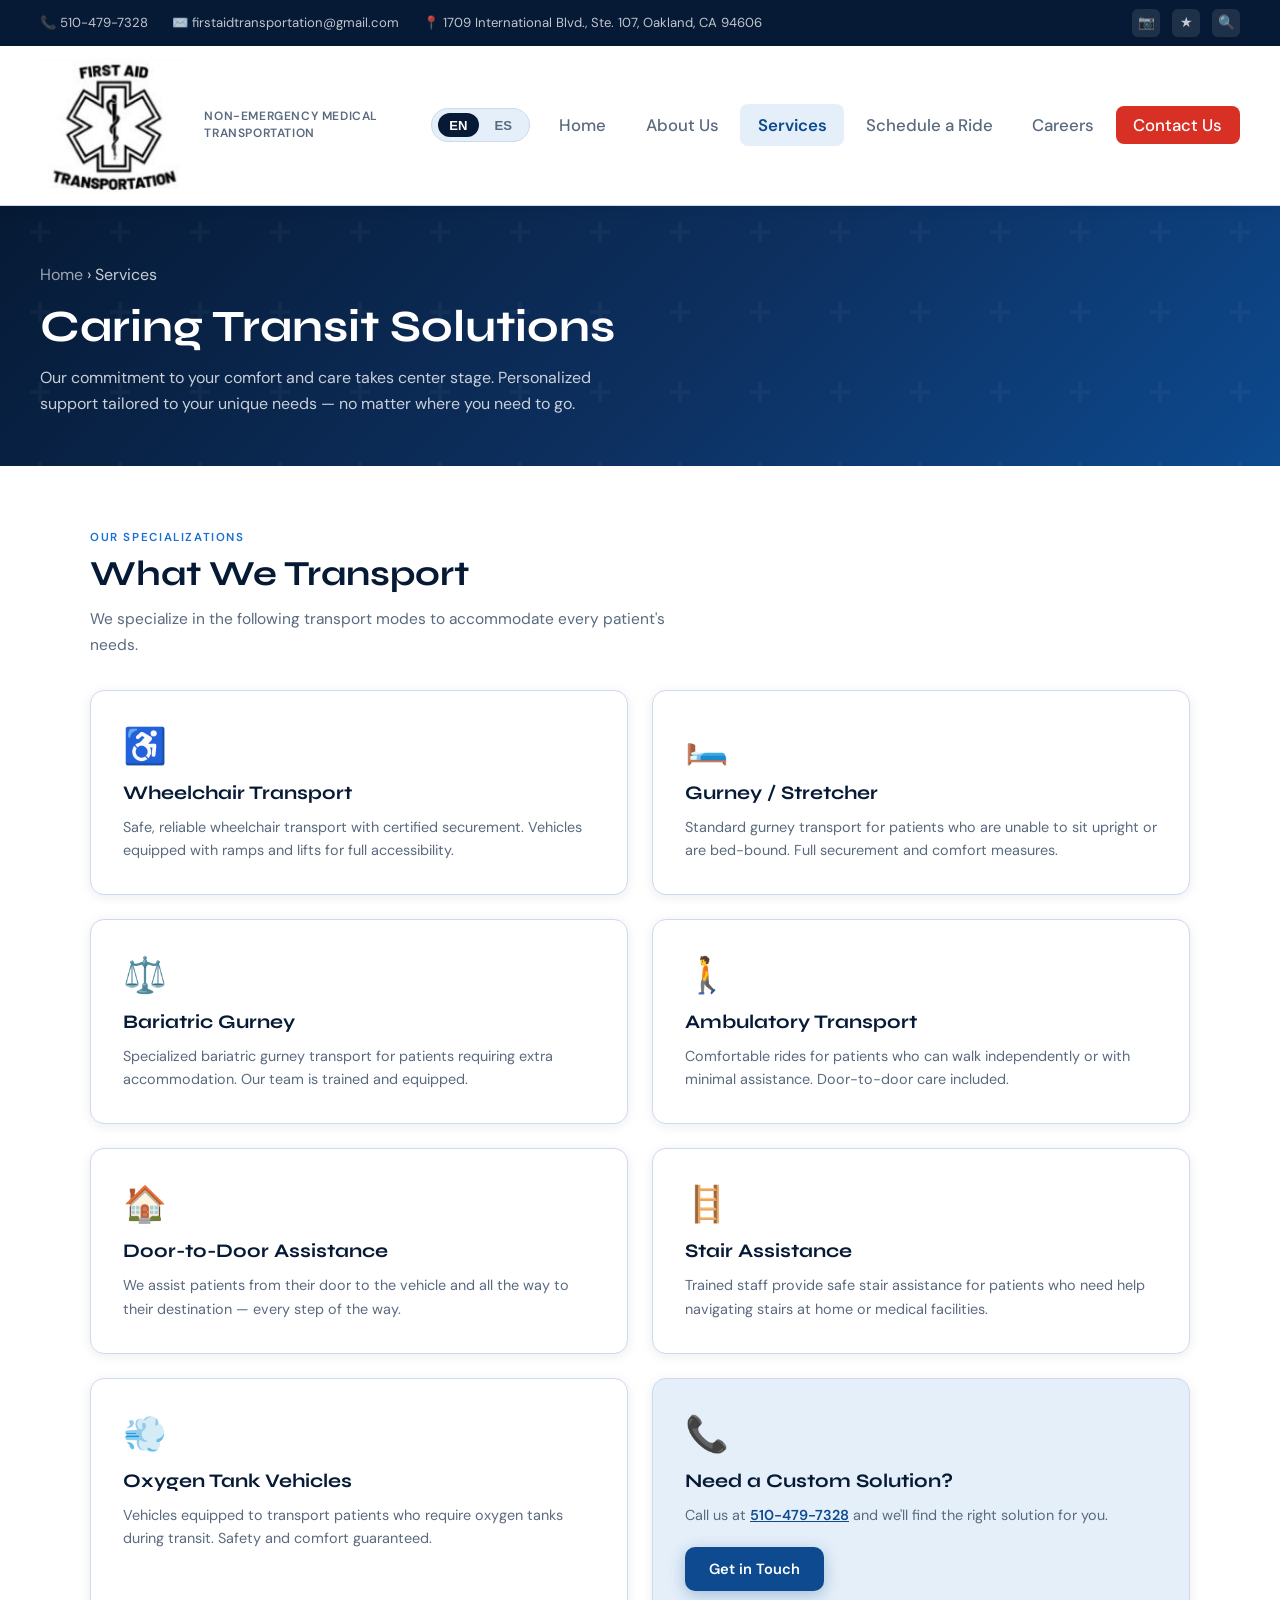
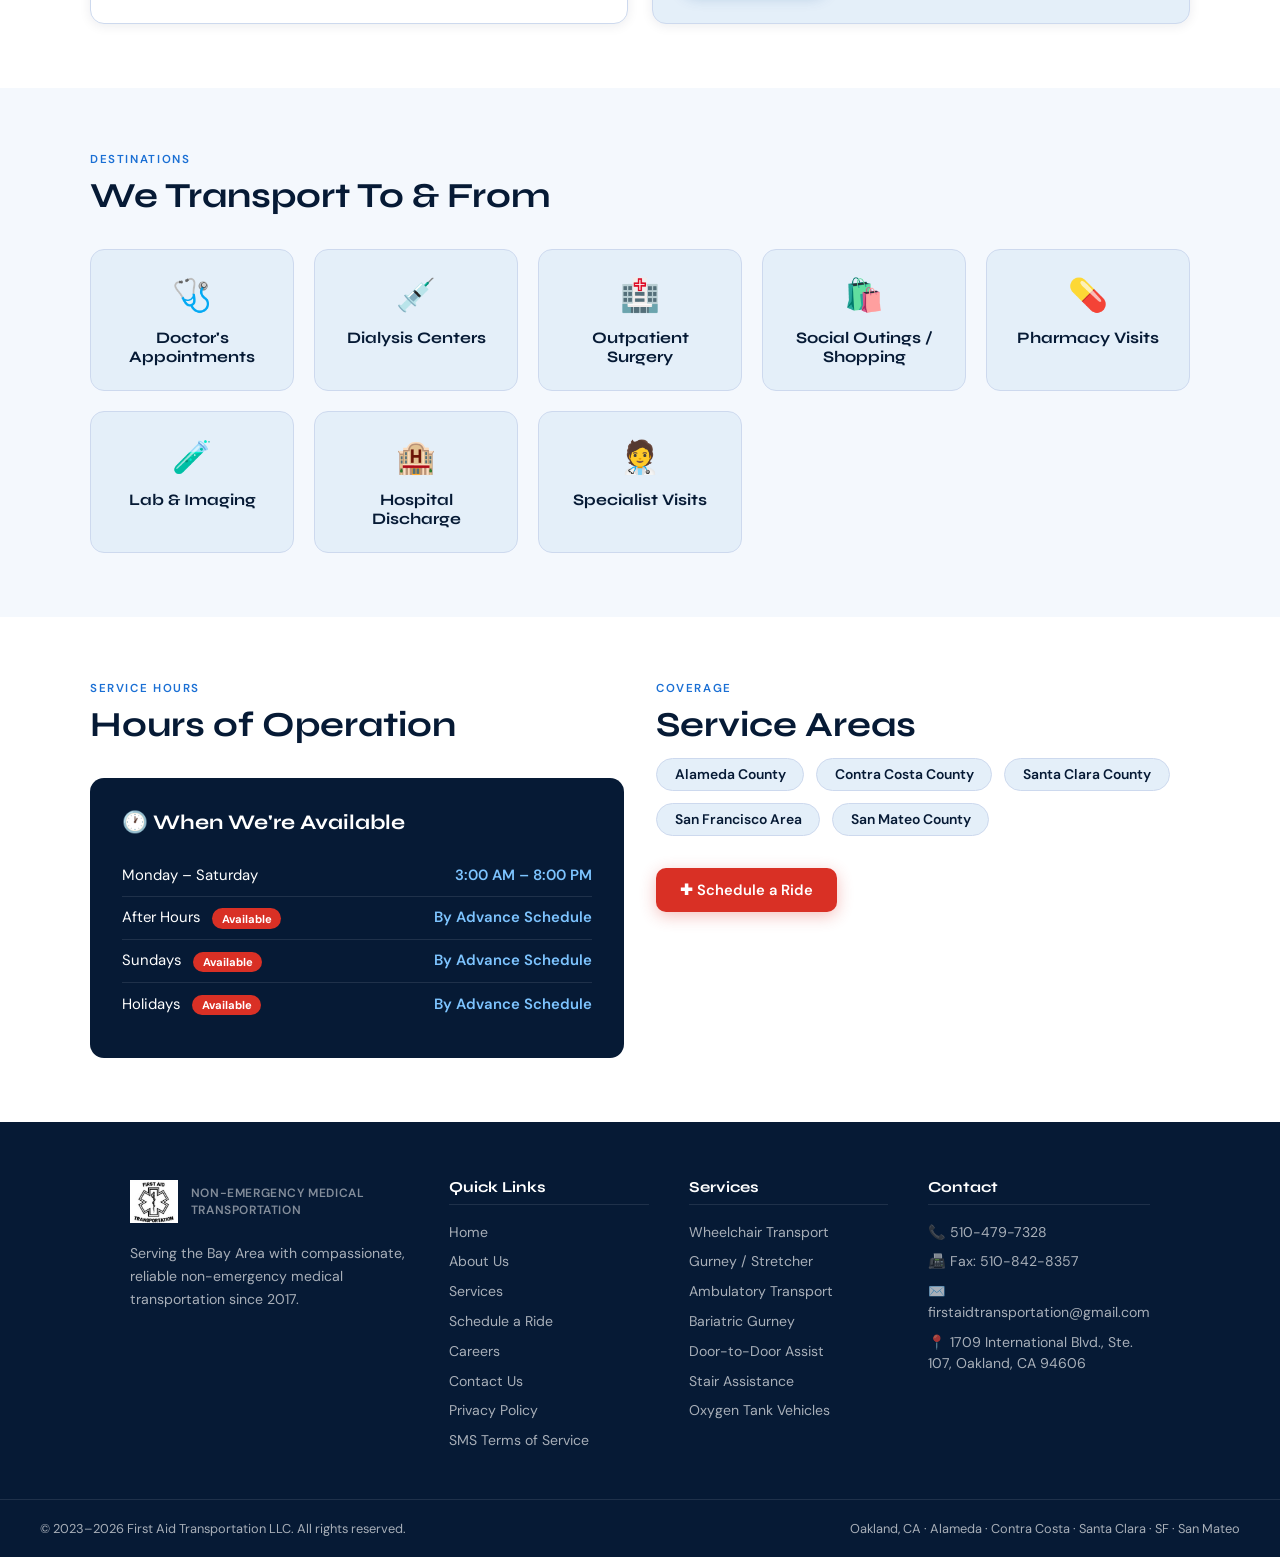
<file: services.html>
<!DOCTYPE html>
<html lang="en">
<head>
  <meta charset="UTF-8"/>
  <meta name="viewport" content="width=device-width, initial-scale=1.0"/>
  <title>Services | First Aid Transportation LLC</title>
  <link rel="stylesheet" href="style.css"/>
  <style>
    .svc-big-grid { display: grid; grid-template-columns: 1fr 1fr; gap: 1.5rem; }
    @media (max-width:640px) { .svc-big-grid { grid-template-columns: 1fr; } }
    .svc-card { background: var(--white); border: 1px solid var(--border); border-radius: var(--radius); padding: 2rem; box-shadow: var(--shadow-sm); transition: all var(--transition); display: flex; flex-direction: column; gap: .75rem; }
    .svc-card:hover { box-shadow: var(--shadow-md); transform: translateY(-2px); border-color: var(--sky); }
    .svc-card .icon { font-size: 2.2rem; }
    .svc-card h3 { font-family: var(--font-head); font-size: 1.2rem; color: var(--navy); }
    .svc-card p { font-size: .9rem; color: var(--gray); line-height: 1.6; }
    .dest-grid { display: grid; grid-template-columns: repeat(auto-fit,minmax(200px,1fr)); gap: 1.25rem; margin-top: 2rem; }
    .dest-card { background: var(--ice); border: 1px solid var(--border); border-radius: var(--radius); padding: 1.5rem; text-align: center; }
    .dest-card .icon { font-size: 2rem; margin-bottom: .75rem; }
    .dest-card h4 { font-family: var(--font-head); font-size: 1rem; }
    .hours-card { background: var(--navy); color: #fff; border-radius: var(--radius); padding: 2rem; margin-top: 2rem; }
    .hours-card h3 { font-family: var(--font-head); font-size: 1.3rem; margin-bottom: 1.25rem; }
    .hours-row { display: flex; justify-content: space-between; padding: .65rem 0; border-bottom: 1px solid rgba(255,255,255,.1); font-size: .93rem; }
    .hours-row:last-child { border-bottom: none; }
    .hours-row .time { color: #7dc4ff; font-weight: 600; }
    .badge { display: inline-block; background: var(--red); color: #fff; font-size: .7rem; font-weight: 700; padding: .2rem .6rem; border-radius: 20px; margin-left: .5rem; vertical-align: middle; }
    .area-chip { background: var(--ice); border: 1.5px solid var(--border); border-radius: 30px; padding: .4rem 1.1rem; font-size: .87rem; font-weight: 600; color: var(--navy); display: inline-block; }

    .lang-toggle{display:flex;align-items:center;gap:.3rem;background:var(--ice);border:1.5px solid var(--border);border-radius:30px;padding:.25rem .35rem;}
    .lang-btn{padding:.28rem .7rem;border-radius:20px;font-size:.82rem;font-weight:700;cursor:pointer;border:none;background:transparent;color:var(--gray);transition:all var(--transition);}
    .lang-btn.active{background:var(--navy);color:#fff;}
  </style>
</head>
<body>
<div id="topbar"></div>
<nav>
  <a href="index.html" class="nav-logo">
    <img src="logo.png" alt="First Aid Transportation Logo"/>
    <div class="logo-text"><small data-en="Non-Emergency Medical Transportation" data-es="Transporte Médico No de Emergencia">Non-Emergency Medical Transportation</small></div>
  </a>
  <div style="display:flex;align-items:center;margin-left:auto;margin-right:.75rem;"><div class="lang-toggle"><button class="lang-btn active" id="btnEN" onclick="setLang('en')">EN</button><button class="lang-btn" id="btnES" onclick="setLang('es')">ES</button></div></div>
  <div class="hamburger" id="hbg"><span></span><span></span><span></span></div>
  <ul class="nav-links" id="navLinks">
    <li><a href="index.html">Home</a></li>
    <li><a href="about.html" data-en="About Us" data-es="Sobre Nosotros">About Us</a></li>
    <li><a href="services.html" class="active" data-en="Services" data-es="Servicios">Services</a></li>
    <li><a href="schedule.html" data-en="Schedule a Ride" data-es="Reservar un Viaje">Schedule a Ride</a></li>
    <li><a href="careers.html" data-en="Careers" data-es="Empleos">Careers</a></li>
    <li><a href="contact.html" class="nav-cta" data-en="Contact Us" data-es="Contáctenos">Contact Us</a></li>
  </ul>
</nav>
<div class="page-hero fade-up">
  <div class="page-hero-inner">
    <p class="breadcrumb"><a href="index.html">Home</a> › Services</p>
    <h1 data-en="Caring Transit Solutions" data-es="Soluciones de Transporte con Cuidado">Caring Transit Solutions</h1>
    <p data-en="Our commitment to your comfort and care takes center stage. Personalized support tailored to your unique needs — no matter where you need to go." data-es="Su comodidad y cuidado son nuestra prioridad. Apoyo personalizado adaptado a sus necesidades — sin importar a dónde necesite ir.">Our commitment to your comfort and care takes center stage. Personalized support tailored to your unique needs — no matter where you need to go.</p>
  </div>
</div>
<section class="section">
  <div class="container">
    <p class="section-tag" data-en="Our Specializations" data-es="Nuestras Especializaciones">Our Specializations</p>
    <h2 class="section-title" data-en="What We Transport" data-es="Lo Que Transportamos">What We Transport</h2>
    <p class="section-sub" style="margin-bottom:2rem;" data-en="We specialize in the following transport modes to accommodate every patient's needs." data-es="Nos especializamos en los siguientes modos de transporte para satisfacer las necesidades de cada paciente.">We specialize in the following transport modes to accommodate every patient's needs.</p>
    <div class="svc-big-grid">
      <div class="svc-card fade-up"><div class="icon">♿</div><h3 data-en="Wheelchair Transport" data-es="Transporte en Silla de Ruedas">Wheelchair Transport</h3><p data-en="Safe, reliable wheelchair transport with certified securement. Vehicles equipped with ramps and lifts for full accessibility." data-es="Transporte en silla de ruedas seguro y confiable con sujeción certificada. Vehículos equipados con rampas y elevadores para accesibilidad total.">Safe, reliable wheelchair transport with certified securement. Vehicles equipped with ramps and lifts for full accessibility.</p></div>
      <div class="svc-card fade-up delay-1"><div class="icon">🛏️</div><h3 data-en="Gurney / Stretcher" data-es="Camilla">Gurney / Stretcher</h3><p data-en="Standard gurney transport for patients who are unable to sit upright or are bed-bound. Full securement and comfort measures." data-es="Transporte en camilla estándar para pacientes que no pueden sentarse o están postrados en cama. Sujeción completa y medidas de comodidad.">Standard gurney transport for patients who are unable to sit upright or are bed-bound. Full securement and comfort measures.</p></div>
      <div class="svc-card fade-up delay-2"><div class="icon">⚖️</div><h3 data-en="Bariatric Gurney" data-es="Camilla Bariátrica">Bariatric Gurney</h3><p data-en="Specialized bariatric gurney transport for patients requiring extra accommodation. Our team is trained and equipped." data-es="Transporte especializado en camilla bariátrica para pacientes que requieren mayor capacidad. Nuestro equipo está capacitado y equipado.">Specialized bariatric gurney transport for patients requiring extra accommodation. Our team is trained and equipped.</p></div>
      <div class="svc-card fade-up delay-3"><div class="icon">🚶</div><h3 data-en="Ambulatory Transport" data-es="Transporte Ambulatorio">Ambulatory Transport</h3><p data-en="Comfortable rides for patients who can walk independently or with minimal assistance. Door-to-door care included." data-es="Viajes cómodos para pacientes que pueden caminar de forma independiente o con mínima asistencia. Incluye atención de puerta a puerta.">Comfortable rides for patients who can walk independently or with minimal assistance. Door-to-door care included.</p></div>
      <div class="svc-card fade-up"><div class="icon">🏠</div><h3 data-en="Door-to-Door Assistance" data-es="Asistencia de Puerta a Puerta">Door-to-Door Assistance</h3><p data-en="We assist patients from their door to the vehicle and all the way to their destination — every step of the way." data-es="Asistimos a los pacientes desde su puerta hasta el vehículo y hasta su destino — en cada paso del camino.">We assist patients from their door to the vehicle and all the way to their destination — every step of the way.</p></div>
      <div class="svc-card fade-up delay-1"><div class="icon">🪜</div><h3 data-en="Stair Assistance" data-es="Asistencia en Escaleras">Stair Assistance</h3><p data-en="Trained staff provide safe stair assistance for patients who need help navigating stairs at home or medical facilities." data-es="Personal capacitado brinda asistencia segura en escaleras para pacientes que necesitan ayuda en casa o en centros médicos.">Trained staff provide safe stair assistance for patients who need help navigating stairs at home or medical facilities.</p></div>
      <div class="svc-card fade-up delay-2"><div class="icon">💨</div><h3 data-en="Oxygen Tank Vehicles" data-es="Vehículos con Tanques de Oxígeno">Oxygen Tank Vehicles</h3><p data-en="Vehicles equipped to transport patients who require oxygen tanks during transit. Safety and comfort guaranteed." data-es="Vehículos equipados para transportar pacientes que requieren tanques de oxígeno durante el trayecto. Seguridad y comodidad garantizadas.">Vehicles equipped to transport patients who require oxygen tanks during transit. Safety and comfort guaranteed.</p></div>
      <div class="svc-card fade-up delay-3" style="background:var(--ice);">
        <div class="icon">📞</div><h3 data-en="Need a Custom Solution?" data-es="¿Necesita una Solución Personalizada?">Need a Custom Solution?</h3>
        <p>Call us at <a href="tel:5104797328" style="color:var(--blue);font-weight:600;">510-479-7328</a> and we'll find the right solution for you.</p>
        <a href="contact.html" class="btn btn-primary" style="margin-top:.5rem;width:fit-content;">Get in Touch</a>
      </div>
    </div>
  </div>
</section>
<section class="section section-alt">
  <div class="container">
    <p class="section-tag" data-en="Destinations" data-es="Destinos">Destinations</p>
    <h2 class="section-title" data-en="We Transport To &amp; From" data-es="Transportamos Hacia y Desde">We Transport To &amp; From</h2>
    <div class="dest-grid">
      <div class="dest-card fade-up"><div class="icon">🩺</div><h4 data-en="Doctor's Appointments" data-es="Citas Médicas">Doctor's Appointments</h4></div>
      <div class="dest-card fade-up delay-1"><div class="icon">💉</div><h4 data-en="Dialysis Centers" data-es="Centros de Diálisis">Dialysis Centers</h4></div>
      <div class="dest-card fade-up delay-2"><div class="icon">🏥</div><h4 data-en="Outpatient Surgery" data-es="Cirugía Ambulatoria">Outpatient Surgery</h4></div>
      <div class="dest-card fade-up delay-3"><div class="icon">🛍️</div><h4 data-en="Social Outings / Shopping" data-es="Salidas Sociales / Compras">Social Outings / Shopping</h4></div>
      <div class="dest-card fade-up"><div class="icon">💊</div><h4 data-en="Pharmacy Visits" data-es="Visitas a la Farmacia">Pharmacy Visits</h4></div>
      <div class="dest-card fade-up delay-1"><div class="icon">🧪</div><h4 data-en="Lab & Imaging" data-es="Laboratorio e Imágenes">Lab & Imaging</h4></div>
      <div class="dest-card fade-up delay-2"><div class="icon">🏨</div><h4 data-en="Hospital Discharge" data-es="Alta Hospitalaria">Hospital Discharge</h4></div>
      <div class="dest-card fade-up delay-3"><div class="icon">🧑‍⚕️</div><h4 data-en="Specialist Visits" data-es="Visitas a Especialistas">Specialist Visits</h4></div>
    </div>
  </div>
</section>
<section class="section">
  <div class="container" style="display:grid;grid-template-columns:1fr 1fr;gap:2rem;align-items:start;">
    <div>
      <p class="section-tag" data-en="Service Hours" data-es="Horario de Servicio">Service Hours</p>
      <h2 class="section-title" data-en="Hours of Operation" data-es="Horario de Atención">Hours of Operation</h2>
      <div class="hours-card fade-up">
        <h3 data-en="🕐 When We're Available" data-es="🕐 Cuándo Estamos Disponibles">🕐 When We're Available</h3>
        <div class="hours-row"><span data-en="Monday – Saturday" data-es="Lunes – Sábado">Monday – Saturday</span><span class="time">3:00 AM – 8:00 PM</span></div>
        <div class="hours-row"><span>After Hours <span class="badge" data-en="Available" data-es="Disponible">Available</span></span><span class="time" data-en="By Advance Schedule" data-es="Con Reserva Anticipada">By Advance Schedule</span></div>
        <div class="hours-row"><span>Sundays <span class="badge" data-en="Available" data-es="Disponible">Available</span></span><span class="time" data-en="By Advance Schedule" data-es="Con Reserva Anticipada">By Advance Schedule</span></div>
        <div class="hours-row"><span>Holidays <span class="badge" data-en="Available" data-es="Disponible">Available</span></span><span class="time" data-en="By Advance Schedule" data-es="Con Reserva Anticipada">By Advance Schedule</span></div>
      </div>
    </div>
    <div>
      <p class="section-tag" data-en="Coverage" data-es="Cobertura">Coverage</p>
      <h2 class="section-title" data-en="Service Areas" data-es="Áreas de Servicio">Service Areas</h2>
      <div style="display:flex;flex-wrap:wrap;gap:.75rem;margin-bottom:2rem;">
        <span class="area-chip" data-en="Alameda County" data-es="Condado de Alameda">Alameda County</span><span class="area-chip" data-en="Contra Costa County" data-es="Condado de Contra Costa">Contra Costa County</span>
        <span class="area-chip" data-en="Santa Clara County" data-es="Condado de Santa Clara">Santa Clara County</span><span class="area-chip" data-en="San Francisco Area" data-es="Área de San Francisco">San Francisco Area</span>
        <span class="area-chip" data-en="San Mateo County" data-es="Condado de San Mateo">San Mateo County</span>
      </div>
      <a href="schedule.html" class="btn btn-danger">✚ Schedule a Ride</a>
    </div>
  </div>
</section>
<div id="footer"></div>
<script src="shared.js"></script>
<script>document.addEventListener('DOMContentLoaded',function(){
    const hamburger=document.getElementById('hbg');
    const navLinks=document.getElementById('navLinks');
    if(hamburger && navLinks){
      hamburger.onclick=function(e){
        e.stopPropagation();
        hamburger.classList.toggle('open');
        navLinks.classList.toggle('open');
      };
      navLinks.querySelectorAll('a').forEach(link=>{
        link.onclick=function(){
          hamburger.classList.remove('open');
          navLinks.classList.remove('open');
        };
      });
      document.onclick=function(e){
        if(hamburger.classList.contains('open') && !hamburger.contains(e.target) && !navLinks.contains(e.target)){
          hamburger.classList.remove('open');
          navLinks.classList.remove('open');
        }
      };
    }
  });
  function setLang(lang){
    localStorage.setItem('lang',lang);
    document.documentElement.lang=lang;
    document.querySelectorAll('[data-en]').forEach(el=>{
      const val=el.getAttribute('data-'+lang);
      if(val!==null) el.innerHTML=val;
    });
    document.querySelectorAll('[data-ph-en]').forEach(el=>{
      const val=el.getAttribute('data-ph-'+lang);
      if(val!==null) el.placeholder=val;
    });
    document.querySelectorAll('a[data-en]').forEach(el=>{
      const val=el.getAttribute('data-'+lang);
      if(val!==null) el.textContent=val;
    });
    const btnEN=document.getElementById('btnEN');
    const btnES=document.getElementById('btnES');
    if(btnEN) btnEN.classList.toggle('active',lang==='en');
    if(btnES) btnES.classList.toggle('active',lang==='es');
  }
  document.addEventListener('DOMContentLoaded', function(){
    const savedLang=localStorage.getItem('lang')||'en';
    if(savedLang==='es') setLang('es');
  });
</script>
</body>
</html>
</file>
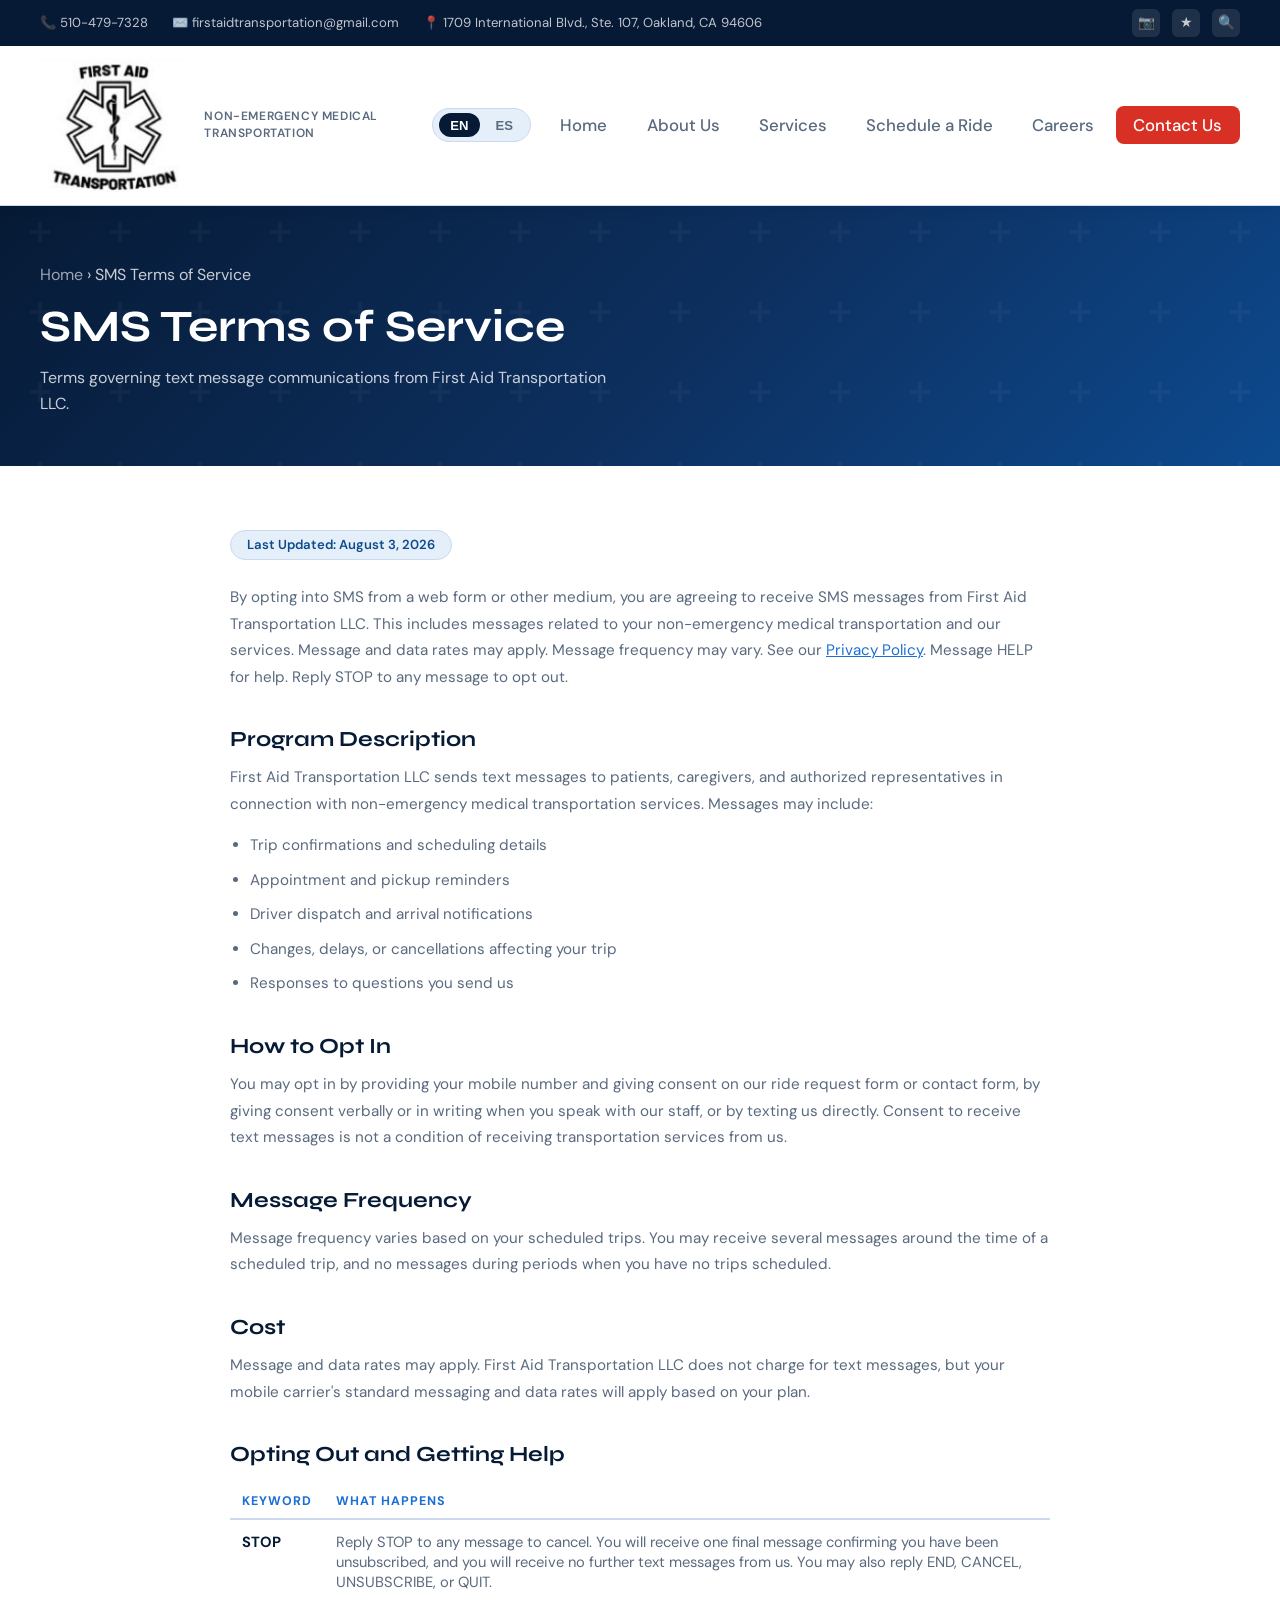
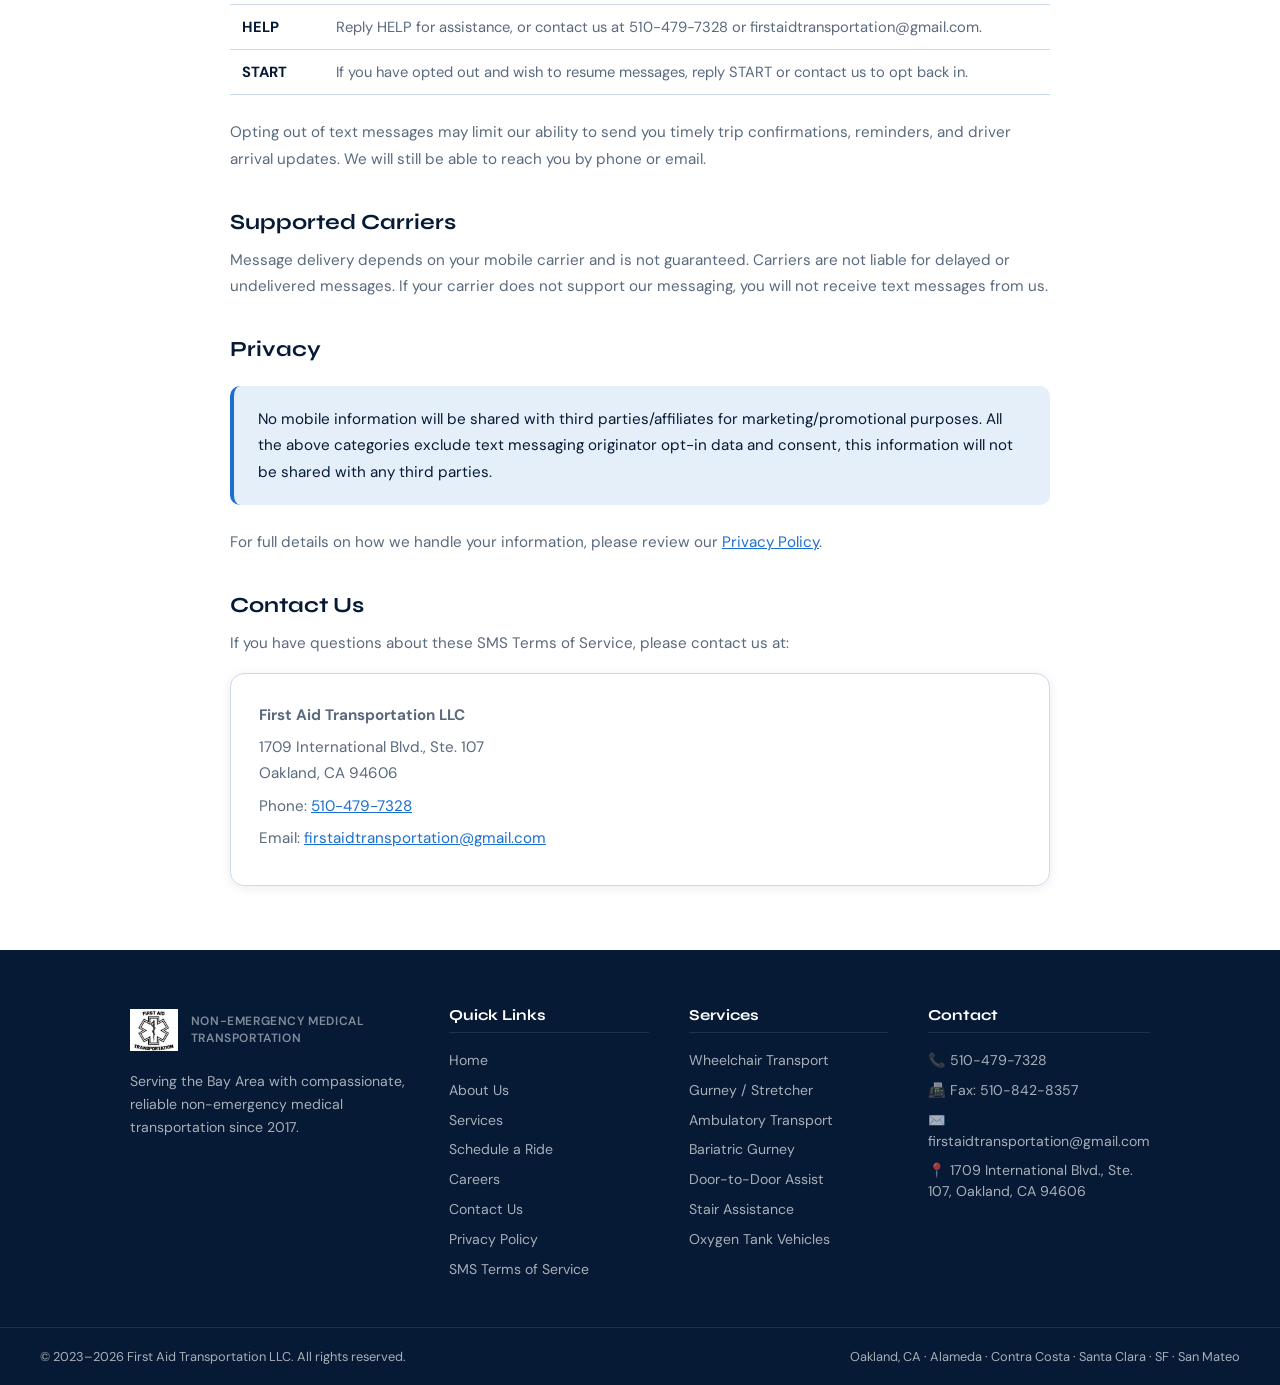
<file: sms-terms.html>
<!DOCTYPE html>
<html lang="en">
<head>
  <meta charset="UTF-8"/>
  <meta name="viewport" content="width=device-width, initial-scale=1.0"/>
  <title>SMS Terms of Service | First Aid Transportation LLC</title>
  <link rel="stylesheet" href="style.css"/>
  <style>
    .legal-wrap { max-width: 820px; margin: 0 auto; }
    .legal-wrap h2 { font-family: var(--font-head); font-size: 1.35rem; color: var(--navy); margin: 2.25rem 0 .75rem; }
    .legal-wrap p { color: var(--gray); line-height: 1.75; font-size: .95rem; margin-bottom: .9rem; }
    .legal-wrap ul { margin: 0 0 1rem 1.25rem; }
    .legal-wrap li { color: var(--gray); line-height: 1.75; font-size: .95rem; margin-bottom: .5rem; }
    .legal-wrap a { color: var(--sky); }
    .updated { display: inline-block; background: var(--ice); border: 1px solid var(--border); border-radius: 30px; padding: .35rem 1rem; font-size: .82rem; font-weight: 600; color: var(--blue); margin-bottom: 1.5rem; }
    .callout { background: var(--ice); border-left: 4px solid var(--sky); border-radius: 10px; padding: 1.25rem 1.5rem; margin: 1.5rem 0; }
    .callout p { margin-bottom: 0; color: var(--navy); }
    .kw-table { width: 100%; border-collapse: collapse; margin: 1rem 0 1.5rem; }
    .kw-table th { text-align: left; font-size: .78rem; letter-spacing: .08em; text-transform: uppercase; color: var(--sky); padding: .6rem .75rem; border-bottom: 2px solid var(--border); }
    .kw-table td { padding: .75rem; border-bottom: 1px solid var(--border); font-size: .92rem; color: var(--gray); vertical-align: top; }
    .kw-table td:first-child { font-weight: 700; color: var(--navy); white-space: nowrap; width: 90px; }
    .contact-block { background: var(--white); border: 1.5px solid var(--border); border-radius: var(--radius); padding: 1.75rem; margin-top: 1rem; box-shadow: var(--shadow-sm); }
    .contact-block p { margin-bottom: .35rem; }
    .lang-toggle{display:flex;align-items:center;gap:.3rem;background:var(--ice);border:1.5px solid var(--border);border-radius:30px;padding:.25rem .35rem;}
    .lang-btn{padding:.28rem .7rem;border-radius:20px;font-size:.82rem;font-weight:700;cursor:pointer;border:none;background:transparent;color:var(--gray);transition:all var(--transition);}
    .lang-btn.active{background:var(--navy);color:#fff;}
  </style>
</head>
<body>
<div id="topbar"></div>
<nav>
  <a href="index.html" class="nav-logo">
    <img src="logo.png" alt="First Aid Transportation Logo"/>
    <div class="logo-text"><small data-en="Non-Emergency Medical Transportation" data-es="Transporte Médico No de Emergencia">Non-Emergency Medical Transportation</small></div>
  </a>
  <div style="display:flex;align-items:center;margin-left:auto;margin-right:.75rem;"><div class="lang-toggle"><button class="lang-btn active" id="btnEN" onclick="setLang('en')">EN</button><button class="lang-btn" id="btnES" onclick="setLang('es')">ES</button></div></div>
  <div class="hamburger" id="hbg"><span></span><span></span><span></span></div>
  <ul class="nav-links" id="navLinks">
    <li><a href="index.html">Home</a></li>
    <li><a href="about.html" data-en="About Us" data-es="Sobre Nosotros">About Us</a></li>
    <li><a href="services.html" data-en="Services" data-es="Servicios">Services</a></li>
    <li><a href="schedule.html" data-en="Schedule a Ride" data-es="Reservar un Viaje">Schedule a Ride</a></li>
    <li><a href="careers.html" data-en="Careers" data-es="Empleos">Careers</a></li>
    <li><a href="contact.html" class="nav-cta" data-en="Contact Us" data-es="Contáctenos">Contact Us</a></li>
  </ul>
</nav>

<div class="page-hero fade-up">
  <div class="page-hero-inner">
    <p class="breadcrumb"><a href="index.html">Home</a> › SMS Terms of Service</p>
    <h1>SMS Terms of Service</h1>
    <p>Terms governing text message communications from First Aid Transportation LLC.</p>
  </div>
</div>

<section class="section">
  <div class="legal-wrap">
    <span class="updated">Last Updated: August 3, 2026</span>

    <p>By opting into SMS from a web form or other medium, you are agreeing to receive SMS messages from First Aid Transportation LLC. This includes messages related to your non-emergency medical transportation and our services. Message and data rates may apply. Message frequency may vary. See our <a href="privacy.html">Privacy Policy</a>. Message HELP for help. Reply STOP to any message to opt out.</p>

    <h2>Program Description</h2>
    <p>First Aid Transportation LLC sends text messages to patients, caregivers, and authorized representatives in connection with non-emergency medical transportation services. Messages may include:</p>
    <ul>
      <li>Trip confirmations and scheduling details</li>
      <li>Appointment and pickup reminders</li>
      <li>Driver dispatch and arrival notifications</li>
      <li>Changes, delays, or cancellations affecting your trip</li>
      <li>Responses to questions you send us</li>
    </ul>

    <h2>How to Opt In</h2>
    <p>You may opt in by providing your mobile number and giving consent on our ride request form or contact form, by giving consent verbally or in writing when you speak with our staff, or by texting us directly. Consent to receive text messages is not a condition of receiving transportation services from us.</p>

    <h2>Message Frequency</h2>
    <p>Message frequency varies based on your scheduled trips. You may receive several messages around the time of a scheduled trip, and no messages during periods when you have no trips scheduled.</p>

    <h2>Cost</h2>
    <p>Message and data rates may apply. First Aid Transportation LLC does not charge for text messages, but your mobile carrier's standard messaging and data rates will apply based on your plan.</p>

    <h2>Opting Out and Getting Help</h2>
    <table class="kw-table">
      <tr><th>Keyword</th><th>What Happens</th></tr>
      <tr><td>STOP</td><td>Reply STOP to any message to cancel. You will receive one final message confirming you have been unsubscribed, and you will receive no further text messages from us. You may also reply END, CANCEL, UNSUBSCRIBE, or QUIT.</td></tr>
      <tr><td>HELP</td><td>Reply HELP for assistance, or contact us at 510-479-7328 or firstaidtransportation@gmail.com.</td></tr>
      <tr><td>START</td><td>If you have opted out and wish to resume messages, reply START or contact us to opt back in.</td></tr>
    </table>
    <p>Opting out of text messages may limit our ability to send you timely trip confirmations, reminders, and driver arrival updates. We will still be able to reach you by phone or email.</p>

    <h2>Supported Carriers</h2>
    <p>Message delivery depends on your mobile carrier and is not guaranteed. Carriers are not liable for delayed or undelivered messages. If your carrier does not support our messaging, you will not receive text messages from us.</p>

    <h2>Privacy</h2>
    <div class="callout">
      <p>No mobile information will be shared with third parties/affiliates for marketing/promotional purposes. All the above categories exclude text messaging originator opt-in data and consent, this information will not be shared with any third parties.</p>
    </div>
    <p>For full details on how we handle your information, please review our <a href="privacy.html">Privacy Policy</a>.</p>

    <h2>Contact Us</h2>
    <p>If you have questions about these SMS Terms of Service, please contact us at:</p>
    <div class="contact-block">
      <p><strong>First Aid Transportation LLC</strong></p>
      <p>1709 International Blvd., Ste. 107<br/>Oakland, CA 94606</p>
      <p>Phone: <a href="tel:5104797328">510-479-7328</a></p>
      <p>Email: <a href="mailto:firstaidtransportation@gmail.com">firstaidtransportation@gmail.com</a></p>
    </div>
  </div>
</section>

<div id="footer"></div>
<script src="shared.js"></script>
<script>
  const hamburger=document.getElementById('hbg');
  const navLinks=document.getElementById('navLinks');
  if(hamburger && navLinks){
    hamburger.onclick=function(e){
      e.stopPropagation();
      hamburger.classList.toggle('open');
      navLinks.classList.toggle('open');
    };
    navLinks.querySelectorAll('a').forEach(link=>{
      link.onclick=function(){
        hamburger.classList.remove('open');
        navLinks.classList.remove('open');
      };
    });
    document.onclick=function(e){
      if(hamburger.classList.contains('open') && !hamburger.contains(e.target) && !navLinks.contains(e.target)){
        hamburger.classList.remove('open');
        navLinks.classList.remove('open');
      }
    };
  }

  function setLang(lang){
    localStorage.setItem('lang',lang);
    document.documentElement.lang=lang;
    document.querySelectorAll('[data-en]').forEach(el=>{
      const val=el.getAttribute('data-'+lang);
      if(val!==null) el.innerHTML=val;
    });
    document.querySelectorAll('[data-ph-en]').forEach(el=>{
      const val=el.getAttribute('data-ph-'+lang);
      if(val!==null) el.placeholder=val;
    });
    const btnEN=document.getElementById('btnEN');
    const btnES=document.getElementById('btnES');
    if(btnEN) btnEN.classList.toggle('active',lang==='en');
    if(btnES) btnES.classList.toggle('active',lang==='es');
  }
  document.addEventListener('DOMContentLoaded',function(){
    const savedLang=localStorage.getItem('lang')||'en';
    if(savedLang==='es') setLang('es');
  });
</script>
</body>
</html>
</file>
<file: style.css>
@import url('https://fonts.googleapis.com/css2?family=DM+Sans:wght@400;500;600&family=Syne:wght@700;800&family=Oswald:wght@700&display=swap');

*, *::before, *::after { box-sizing: border-box; margin: 0; padding: 0; }

:root {
  --navy:       #061a35;
  --blue:       #0d4a8f;
  --sky:        #1a6fd4;
  --ice:        #e4eff9;
  --red:        #d93025;
  --white:      #ffffff;
  --off-white:  #f4f8fd;
  --gray:       #5a6a7e;
  --border:     #cdd9ee;
  --font-head:  'Syne', sans-serif;
  --font-logo:  'Oswald', sans-serif;
  --font-body:  'DM Sans', sans-serif;
  --shadow-sm:  0 2px 12px rgba(6,26,53,.08);
  --shadow-md:  0 6px 30px rgba(6,26,53,.14);
  --radius:     14px;
  --transition: .22s ease;
}

html { scroll-behavior: smooth; }
body { font-family: var(--font-body); color: var(--navy); background: var(--white); }

/* ── TOPBAR ── */
.topbar {
  background: var(--navy); padding: .55rem 2.5rem;
  display: flex; align-items: center; justify-content: space-between; flex-wrap: wrap; gap: .5rem;
}
.topbar-left, .topbar-right { display: flex; align-items: center; gap: 1.5rem; flex-wrap: wrap; }
.topbar a, .topbar span { color: rgba(255,255,255,.75); font-size: .82rem; text-decoration: none; display: flex; align-items: center; gap: .35rem; transition: color var(--transition); }
.topbar a:hover { color: #fff; }
.topbar .social-links { display: flex; gap: .75rem; }
.topbar .social-links a { width: 28px; height: 28px; background: rgba(255,255,255,.1); border-radius: 6px; display: grid; place-items: center; font-size: .85rem; }
.topbar .social-links a:hover { background: var(--blue); }

/* ── NAVBAR ── */
nav {
  background: var(--white); padding: 0 2.5rem;
  display: flex; align-items: center; justify-content: space-between;
  height: 160px; position: sticky; top: 0; z-index: 200;
  border-bottom: 1px solid var(--border); box-shadow: var(--shadow-sm);
}
.nav-logo { display: flex; align-items: center; gap: .9rem; text-decoration: none; }
.nav-logo img { width: 150px; height: 150px; object-fit: contain; flex-shrink: 0; }
.logo-text {
  font-size: 0;
  line-height: 0;
}
.logo-text small {
  display: block;
  font-family: var(--font-body);
  font-size: .75rem;
  font-weight: 600;
  color: var(--gray);
  letter-spacing: .05em;
  text-transform: uppercase;
  line-height: 1.4;
}

.nav-links { display: flex; list-style: none; gap: .25rem; }
.nav-links a { padding: .65rem 1.1rem; border-radius: 8px; color: var(--gray); text-decoration: none; font-size: 1.05rem; font-weight: 500; transition: all var(--transition); white-space: nowrap; }
.nav-links a:hover { color: var(--blue); background: var(--ice); }
.nav-links a.active { color: var(--blue); background: var(--ice); font-weight: 600; }
.nav-cta { background: var(--red) !important; color: #fff !important; padding: .5rem 1.1rem !important; border-radius: 8px !important; }
.nav-cta:hover { background: #b3261e !important; color: #fff !important; }

.hamburger { display: none; flex-direction: column; justify-content: center; gap: 5px; cursor: pointer; padding: 12px; min-width: 48px; min-height: 48px; -webkit-tap-highlight-color: transparent; }
.hamburger span { width: 24px; height: 2px; background: var(--navy); border-radius: 2px; transition: all .3s; }
.hamburger.open span:nth-child(1) { transform: translateY(7px) rotate(45deg); }
.hamburger.open span:nth-child(2) { opacity: 0; }
.hamburger.open span:nth-child(3) { transform: translateY(-7px) rotate(-45deg); }

@media (max-width: 900px) {
  .topbar { display: none; }
  .hamburger { display: flex; }
  .nav-links { display: none; position: absolute; top: 100%; left: 0; right: 0; background: var(--white); flex-direction: column; padding: .5rem .75rem 1rem; border-bottom: 1px solid var(--border); box-shadow: var(--shadow-md); gap: .25rem; max-height: calc(100vh - 100%); overflow-y: auto; }
  .nav-links.open { display: flex; }
  .nav-links li { width: 100%; }
  .nav-links a { display: flex; align-items: center; width: 100%; min-height: 54px; padding: .95rem 1.1rem; border-radius: 10px; font-size: 1.05rem; font-weight: 600; border-bottom: 1px solid var(--border); }
  .nav-links li:last-child a { border-bottom: none; }
  .nav-links a.nav-cta { justify-content: center; margin-top: .5rem; border-bottom: none; }
}

/* ── PAGE HERO ── */
.page-hero { background: linear-gradient(135deg, #061a35 0%, #0d3060 55%, #0d4a8f 100%); padding: 3.5rem 2.5rem 3rem; position: relative; overflow: hidden; }
.page-hero::after { content: ''; position: absolute; inset: 0; background: url("data:image/svg+xml,%3Csvg width='80' height='80' viewBox='0 0 80 80' xmlns='http://www.w3.org/2000/svg'%3E%3Cg fill='%23ffffff' fill-opacity='0.03'%3E%3Cpath d='M38 16v8h-8v4h8v8h4v-8h8v-4h-8v-8z'/%3E%3C/g%3E%3C/svg%3E"); }
.page-hero-inner { position: relative; max-width: 760px; }
.breadcrumb { font-size: .8rem; color: rgba(255,255,255,.6); margin-bottom: .8rem; }
.breadcrumb a { color: rgba(255,255,255,.6); text-decoration: none; }
.breadcrumb a:hover { color: #fff; }
.page-hero h1 { font-family: var(--font-head); font-size: clamp(1.8rem,4vw,2.8rem); color: #fff; margin-bottom: .8rem; line-height: 1.15; }
.page-hero p { color: rgba(255,255,255,.78); font-size: 1rem; max-width: 580px; line-height: 1.65; }

/* ── SECTIONS ── */
.section { padding: 4rem 2.5rem; }
.section-alt { background: var(--off-white); }
.container { max-width: 1100px; margin: 0 auto; }
.section-tag { font-size: .72rem; font-weight: 600; letter-spacing: .14em; text-transform: uppercase; color: var(--sky); margin-bottom: .5rem; display: block; }
.section-title { font-family: var(--font-head); font-size: clamp(1.6rem,3vw,2.2rem); color: var(--navy); margin-bottom: .75rem; line-height: 1.2; }
.section-sub { color: var(--gray); font-size: .97rem; line-height: 1.65; max-width: 600px; }

/* ── BUTTONS ── */
.btn { display: inline-flex; align-items: center; gap: .5rem; padding: .75rem 1.5rem; border-radius: 10px; font-family: var(--font-body); font-size: .92rem; font-weight: 600; text-decoration: none; cursor: pointer; border: none; transition: all var(--transition); }
.btn-primary { background: var(--blue); color: #fff; box-shadow: 0 4px 16px rgba(13,74,143,.3); }
.btn-primary:hover { background: var(--navy); transform: translateY(-1px); }
.btn-danger { background: var(--red); color: #fff; box-shadow: 0 4px 16px rgba(217,48,37,.3); }
.btn-danger:hover { background: #b3261e; transform: translateY(-1px); }
.btn-outline { background: transparent; color: var(--blue); border: 2px solid var(--blue); }
.btn-outline:hover { background: var(--blue); color: #fff; }

/* ── CARDS ── */
.card { background: var(--white); border-radius: var(--radius); border: 1px solid var(--border); box-shadow: var(--shadow-sm); overflow: hidden; transition: all var(--transition); }
.card:hover { box-shadow: var(--shadow-md); transform: translateY(-2px); }

/* ── FORMS ── */
.form-group { margin-bottom: 1.25rem; }
.form-group label { display: block; font-size: .78rem; font-weight: 600; letter-spacing: .06em; text-transform: uppercase; color: var(--navy); margin-bottom: .4rem; }
.form-group input, .form-group select, .form-group textarea { width: 100%; padding: .75rem 1rem; border: 1.5px solid var(--border); border-radius: 10px; font-family: var(--font-body); font-size: .95rem; color: var(--navy); background: var(--off-white); transition: border var(--transition), box-shadow var(--transition); outline: none; }
.form-group input:focus, .form-group select:focus, .form-group textarea:focus { border-color: var(--sky); background: var(--white); box-shadow: 0 0 0 3px rgba(26,111,212,.12); }
.form-group textarea { resize: vertical; min-height: 120px; }
.form-row { display: grid; grid-template-columns: 1fr 1fr; gap: 1rem; }
@media (max-width: 600px) { .form-row { grid-template-columns: 1fr; } }

/* ── FOOTER ── */
footer { background: var(--navy); color: rgba(255,255,255,.65); }
.footer-top { display: grid; grid-template-columns: 1.4fr 1fr 1fr 1fr; gap: 2.5rem; padding: 3.5rem 2.5rem 2.5rem; max-width: 1100px; margin: 0 auto; }
@media (max-width: 860px) { .footer-top { grid-template-columns: 1fr 1fr; } }
@media (max-width: 560px) { .footer-top { grid-template-columns: 1fr; } }
.footer-brand .logo-text { color: #fff; }
.footer-brand .logo-text small { color: rgba(255,255,255,.5); }
.footer-brand p { font-size: .88rem; line-height: 1.65; margin-top: 1rem; }
.footer-col h4 { font-family: var(--font-head); font-size: .95rem; color: #fff; margin-bottom: 1rem; padding-bottom: .5rem; border-bottom: 1px solid rgba(255,255,255,.1); }
.footer-col ul { list-style: none; }
.footer-col ul li { margin-bottom: .55rem; }
.footer-col ul li a { color: rgba(255,255,255,.65); text-decoration: none; font-size: .88rem; transition: color var(--transition); }
.footer-col ul li a:hover { color: #fff; }
.footer-bottom { border-top: 1px solid rgba(255,255,255,.1); padding: 1.25rem 2.5rem; display: flex; align-items: center; justify-content: space-between; flex-wrap: wrap; gap: .5rem; font-size: .8rem; }

/* ── CONTACT BOX ── */
.contact-box { background: var(--ice); border-radius: var(--radius); border: 1px solid var(--border); padding: 1.75rem; }
.contact-item { display: flex; align-items: flex-start; gap: .9rem; padding: .85rem 0; border-bottom: 1px solid var(--border); }
.contact-item:last-child { border-bottom: none; }
.ci-icon { width: 38px; height: 38px; flex-shrink: 0; background: var(--white); border-radius: 9px; display: grid; place-items: center; font-size: 1.05rem; box-shadow: var(--shadow-sm); }
.ci-label { font-size: .72rem; font-weight: 600; letter-spacing: .08em; text-transform: uppercase; color: var(--sky); display: block; margin-bottom: .15rem; }
.ci-value { font-size: .93rem; font-weight: 600; color: var(--navy); }
.ci-value a { color: var(--navy); text-decoration: none; }
.ci-value a:hover { color: var(--blue); }

/* ── SUCCESS MSG ── */
.success-msg { display: none; background: #e8f5e9; border: 1.5px solid #81c784; border-radius: 10px; padding: 1.1rem 1.3rem; color: #2e7d32; font-weight: 600; font-size: .95rem; text-align: center; margin-top: 1rem; }

/* ── ANIMATIONS ── */
@keyframes fadeUp { from { opacity: 0; transform: translateY(20px); } to { opacity: 1; transform: translateY(0); } }
.fade-up { animation: fadeUp .5s ease both; }
.delay-1 { animation-delay: .1s; }
.delay-2 { animation-delay: .2s; }
.delay-3 { animation-delay: .3s; }
.delay-4 { animation-delay: .4s; }

/* ── GRIDS ── */
.grid-2 { display: grid; grid-template-columns: 1fr 1fr; gap: 1.5rem; }
.grid-3 { display: grid; grid-template-columns: repeat(3,1fr); gap: 1.5rem; }
.grid-4 { display: grid; grid-template-columns: repeat(4,1fr); gap: 1.5rem; }
@media (max-width: 860px) { .grid-2,.grid-3,.grid-4 { grid-template-columns: 1fr 1fr; } .section { padding: 3rem 1.5rem; } }
@media (max-width: 560px) { .grid-2,.grid-3,.grid-4 { grid-template-columns: 1fr; } nav { padding: 0 1.25rem; } }

/* ── CAROUSEL ── */
.carousel-wrap { position: relative; overflow: hidden; border-radius: var(--radius); }
.carousel-track { display: flex; transition: transform .5s ease; }
.carousel-track img { min-width: 100%; height: 420px; object-fit: cover; flex-shrink: 0; }
.carousel-btn { position: absolute; top: 50%; transform: translateY(-50%); background: rgba(6,26,53,.65); color: #fff; border: none; width: 44px; height: 44px; border-radius: 50%; font-size: 1.2rem; cursor: pointer; display: grid; place-items: center; transition: background var(--transition); z-index: 10; }
.carousel-btn:hover { background: rgba(6,26,53,.9); }
.carousel-btn.prev { left: 14px; }
.carousel-btn.next { right: 14px; }
.carousel-dots { display: flex; justify-content: center; gap: .5rem; margin-top: 1rem; }
.carousel-dots span { width: 10px; height: 10px; border-radius: 50%; background: var(--border); cursor: pointer; transition: background var(--transition); }
.carousel-dots span.active { background: var(--blue); }
</file>
